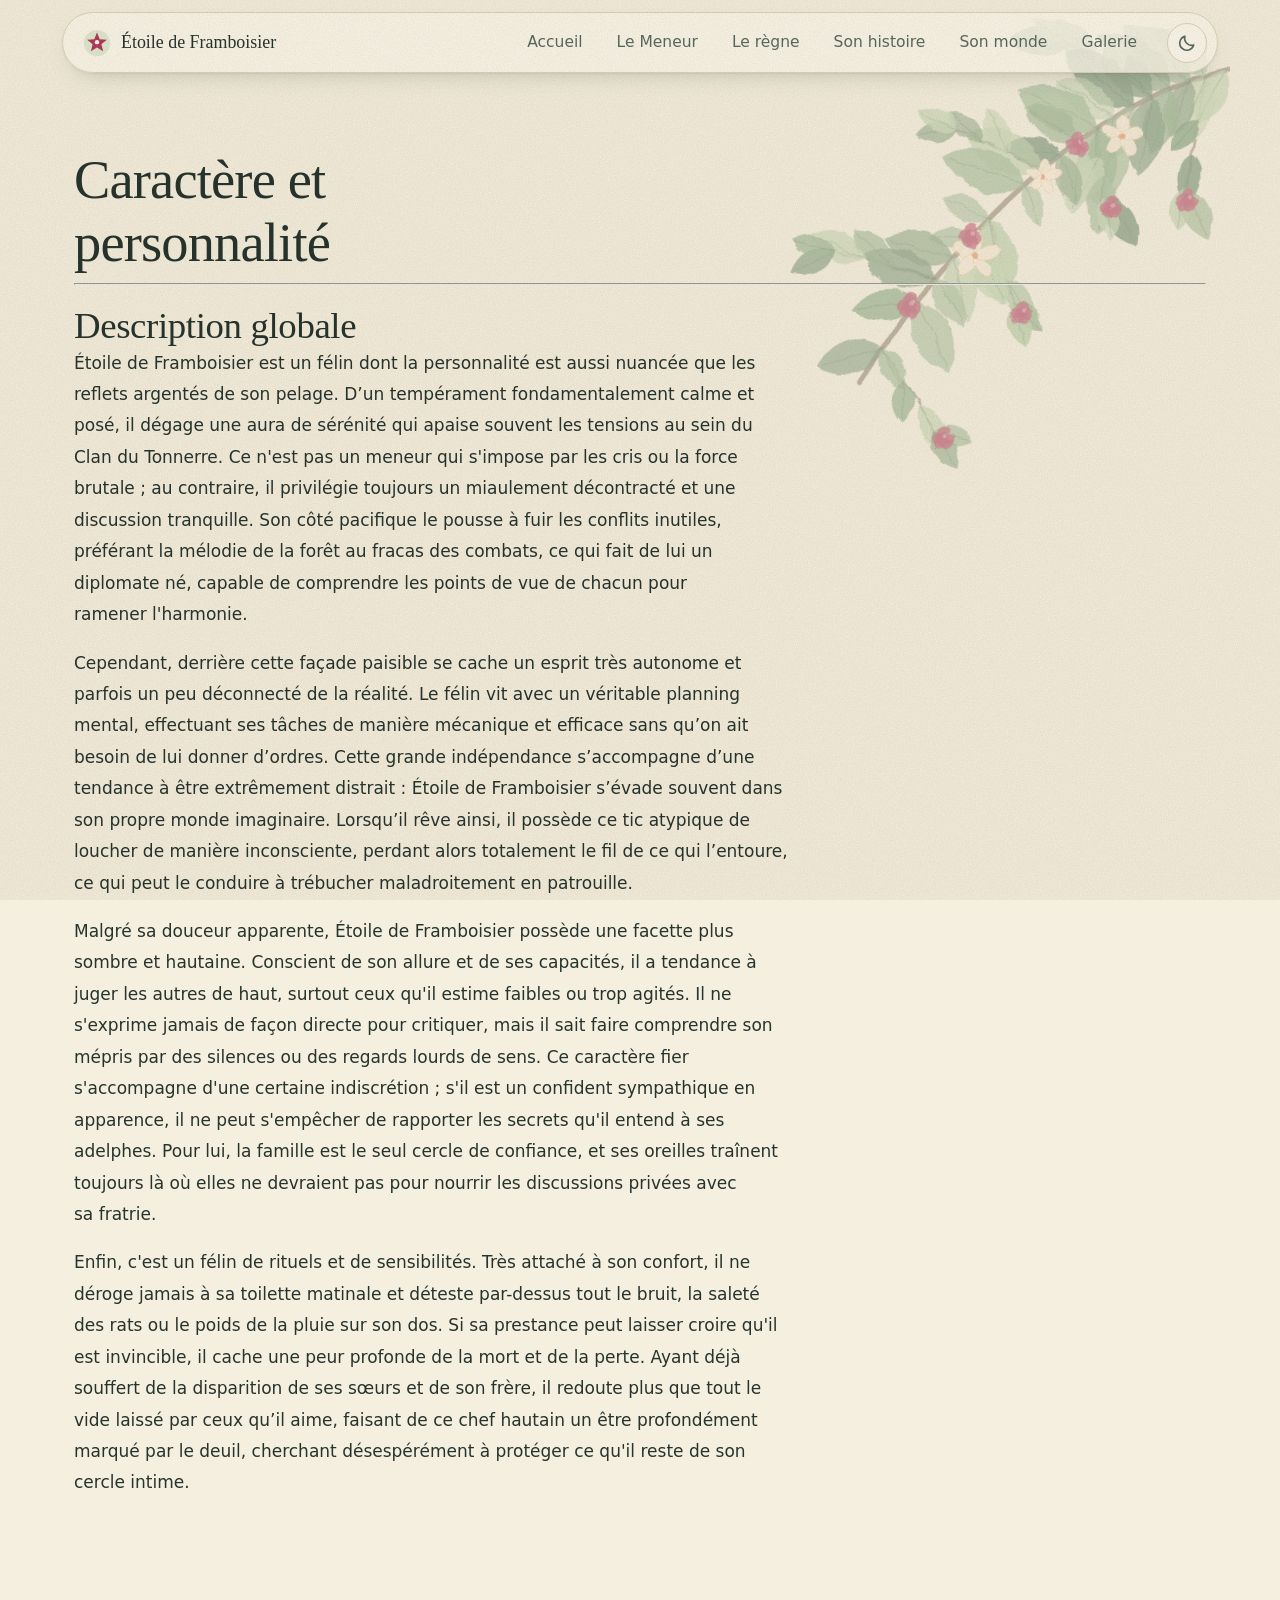
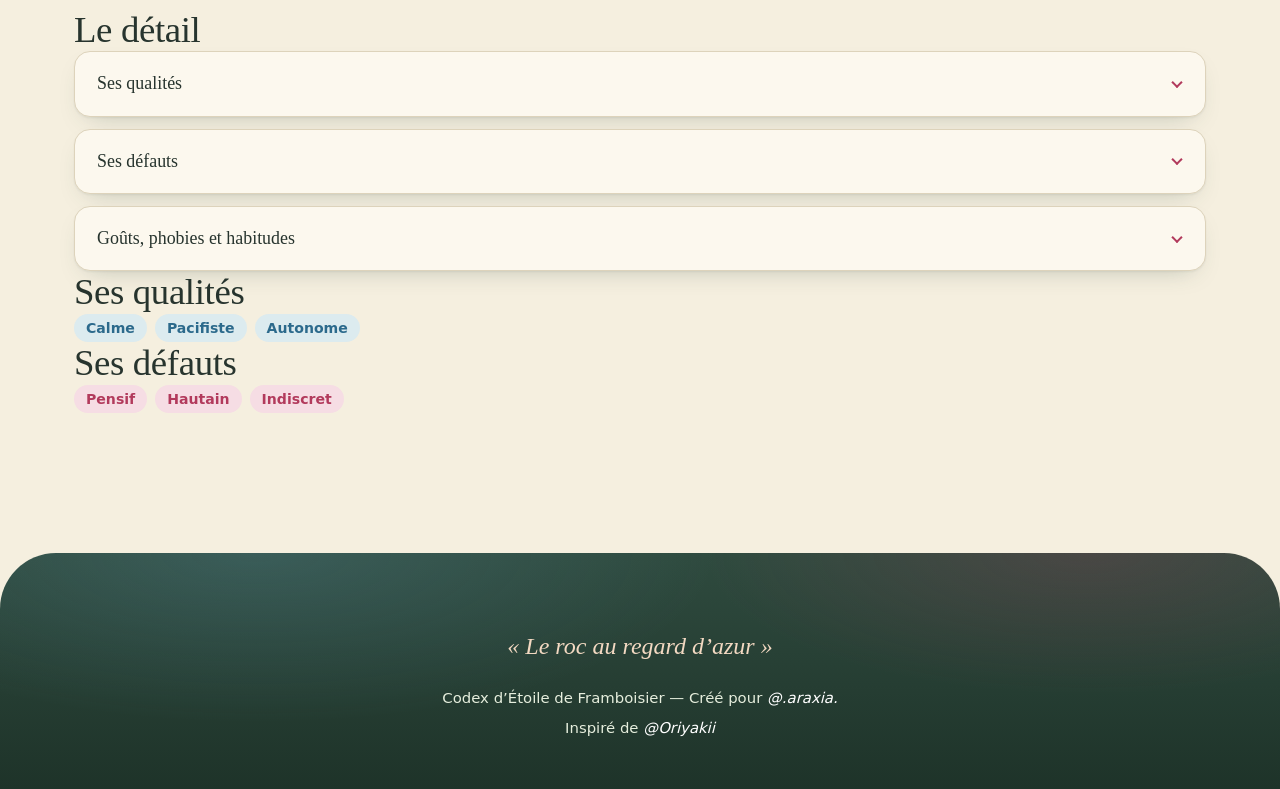
<file: caractere.html>
<!DOCTYPE html>
<html lang="fr">
<head>
    <meta charset="UTF-8">
    <meta name="viewport" content="width=device-width, initial-scale=1">
    <title>Caractère — Étoile de Framboisier</title>
    <link rel="stylesheet" href="css/base.css">
    <link rel="stylesheet" href="css/layout.css">
    <link rel="stylesheet" href="css/components.css">
</head>
<body data-page="caractere">

    <div id="entete"></div>

    <main id="contenu" class="conteneur">

        <header class="tete-page">
            <h1>Caractère et personnalité</h1>
            <hr class="filet-pelage">
        </header>

        <div class="deux-colonnes">

            <div>
                <section class="prose">
                    <h2>Description globale</h2>
                    <p>Étoile de Framboisier est un félin dont la personnalité est aussi nuancée que les reflets argentés de son pelage. D’un tempérament fondamentalement calme et posé, il dégage une aura de sérénité qui apaise souvent les tensions au sein du Clan du Tonnerre. Ce n'est pas un meneur qui s'impose par les cris ou la force brutale ; au contraire, il privilégie toujours un miaulement décontracté et une discussion tranquille. Son côté pacifique le pousse à fuir les conflits inutiles, préférant la mélodie de la forêt au fracas des combats, ce qui fait de lui un diplomate né, capable de comprendre les points de vue de chacun pour ramener l'harmonie.</p>
                    <p>Cependant, derrière cette façade paisible se cache un esprit très autonome et parfois un peu déconnecté de la réalité. Le félin vit avec un véritable planning mental, effectuant ses tâches de manière mécanique et efficace sans qu’on ait besoin de lui donner d’ordres. Cette grande indépendance s’accompagne d’une tendance à être extrêmement distrait : Étoile de Framboisier s’évade souvent dans son propre monde imaginaire. Lorsqu’il rêve ainsi, il possède ce tic atypique de loucher de manière inconsciente, perdant alors totalement le fil de ce qui l’entoure, ce qui peut le conduire à trébucher maladroitement en patrouille.</p>
                    <p>Malgré sa douceur apparente, Étoile de Framboisier possède une facette plus sombre et hautaine. Conscient de son allure et de ses capacités, il a tendance à juger les autres de haut, surtout ceux qu'il estime faibles ou trop agités. Il ne s'exprime jamais de façon directe pour critiquer, mais il sait faire comprendre son mépris par des silences ou des regards lourds de sens. Ce caractère fier s'accompagne d'une certaine indiscrétion ; s'il est un confident sympathique en apparence, il ne peut s'empêcher de rapporter les secrets qu'il entend à ses adelphes. Pour lui, la famille est le seul cercle de confiance, et ses oreilles traînent toujours là où elles ne devraient pas pour nourrir les discussions privées avec sa fratrie.</p>
                    <p>Enfin, c'est un félin de rituels et de sensibilités. Très attaché à son confort, il ne déroge jamais à sa toilette matinale et déteste par-dessus tout le bruit, la saleté des rats ou le poids de la pluie sur son dos. Si sa prestance peut laisser croire qu'il est invincible, il cache une peur profonde de la mort et de la perte. Ayant déjà souffert de la disparition de ses sœurs et de son frère, il redoute plus que tout le vide laissé par ceux qu’il aime, faisant de ce chef hautain un être profondément marqué par le deuil, cherchant désespérément à protéger ce qu'il reste de son cercle intime.</p>
                </section>

                <section class="section">
                    <h2>Le détail</h2>
                    <div class="accordeons">

                        <details class="accordeon">
                            <summary>Ses qualités</summary>
                            <div class="accordeon-corps">
                                <h4>Calme</h4>
                                <p>Étoile de Framboisier est l'incarnation même du calme, tant dans ses paroles que dans sa posture. Sa compagnie est particulièrement recherchée pour sa tranquillité ; il n'est pas de ceux qui élèvent la voix sans raison, préférant s'exprimer d'un miaulement posé, presque décontracté. Ce n'est pas un chat agité : il possède cette capacité rare de pouvoir rester immobile pendant un temps infini, sans aucune gêne. Durant ces longs moments de pause, il se contente d'observer avec finesse les mouvements de la forêt ou, plus souvent encore, de s'abandonner à ses rêveries.</p>
                                <h4>Pacifiste</h4>
                                <p>Profondément pacifiste, il éprouve une aversion naturelle pour les conflits. Pour lui, la douceur des rayons du soleil et la mélodie de la forêt auront toujours plus de valeur que les feulements et les grognements hostiles. Étoile de Framboisier ne cherche jamais à imposer sa volonté par la force ou la pression ; il privilégie systématiquement une discussion sereine, s'efforçant de comprendre chaque point de vue avec empathie. Cette sagesse naturelle en fait un médiateur précieux sur qui le Clan peut compter pour apaiser les tensions par la simple force de sa parole.</p>
                                <h4>Autonome</h4>
                                <p>D’un naturel extrêmement autonome, il accomplit ses tâches sans qu'on n'ait jamais besoin de les lui rappeler. Un véritable planning invisible semble structurer ses pensées, lui permettant d'agir avec une efficacité presque mécanique et sans attendre d'ordres. Cette grande indépendance, couplée à son habitude de savoir exactement quoi faire et à quel moment, le place parfois légèrement à l'écart des autres. Étoile de Framboisier évolue ainsi dans son propre monde, un jardin secret où il laisse entrer ses proches, mais où son autosuffisance lui sert de rempart.</p>
                            </div>
                        </details>

                        <details class="accordeon">
                            <summary>Ses défauts</summary>
                            <div class="accordeon-corps">
                                <h4>Pensif</h4>
                                <p>Étoile de Framboisier est un félin qui s'égare fréquemment dans son propre monde imaginaire. Bien qu'il sache garder les pattes sur terre quand il le faut, il lui arrive souvent de perdre le fil d'une conversation ou de sa concentration lors des patrouilles. Lorsqu’il s'évade ainsi, cela se remarque assez vite : son regard commence à errer vers le sol ou se fixe derrière son interlocuteur. S’il est en mouvement, il ne prête alors plus vraiment attention à ce qui l’entoure, ce qui le place dans des situations gênantes, comme trébucher sur une racine ou rater un obstacle, trahi par ses propres pensées.</p>
                                <h4>Hautain</h4>
                                <p>S'il est un compagnon calme dont on apprécie la présence, il n'en reste pas moins hautain par instants. Conscient de son physique élégant, Étoile de Framboisier se permet de juger les autres de haut, ciblant surtout les plus faibles ou ceux qu'il estime faire preuve de laisser-aller. Il a cette tendance à rabaisser ses pairs, que ce soit derrière leur dos ou de manière plus subtile, juste devant leur museau. Il ne vous dira jamais frontalement ce qu’il pense de vous, mais il saura vous faire ressentir son mépris par une attitude ou un sous-entendu bien placé.</p>
                                <h4>Indiscret</h4>
                                <p>À ce tempérament hautain s'ajoute une indiscrétion redoutable. Étoile de Framboisier ne se gêne jamais pour rapporter les secrets qu'il glane à ses fidèles frères et sœurs ; n'ayant confiance qu'en sa propre famille, il réserve ses informations à ce cercle restreint. Ainsi, bien qu'il se montre très sympathique au quotidien, celui qui prend le risque de trop se confier doit savoir que sa fratrie sera mise au courant. Il ne pose pas de questions directes pour ne pas s'exposer, mais il s'arrange toujours pour savoir : ses oreilles traînent partout, captant les murmures de la forêt.</p>
                            </div>
                        </details>

                        <details class="accordeon">
                            <summary>Goûts, phobies et habitudes</summary>
                            <div class="accordeon-corps">
                                <h4>Ce qu'il aime</h4>
                                <p>Étoile de Framboisier apprécie tout particulièrement les écureuils ; ce petit mammifère agile lui offre une quantité de viande idéale pour le rassasier durant une journée entière. Au-delà de cette préférence, le félin possède une palette de goûts très étendue : il ne rencontre aucun souci avec le poisson, qu'il consomme volontiers, tout comme les pigeons ou les colombes. Il aime par-dessus tout s'installer sur les hautes branches des arbres pour faire de longues siestes loin de l'agitation. Il adore également plonger ses pattes dans l'eau des étangs pour se rafraîchir et savourer l'odeur d'humus après une averse.</p>
                                <h4>Ce qu'il déteste</h4>
                                <p>Le félin n’apprécie absolument pas les grenouilles ni les rats. Il éprouve une aversion profonde pour leur odeur, leur goût, mais surtout pour leur texture qu'il juge repoussante. Il déteste également le bruit sous toutes ses formes (miaulements trop forts, Chemin du Tonnerre, fracas des orages) qui vient briser sa tranquillité. Il refuse autant que possible de se retrouver entièrement mouillé sous une averse car l'eau alourdit sa fourrure dense et gâche son allure.</p>
                                <h4>Craintes et rituels</h4>
                                <p>Il éprouve une crainte viscérale et irrationnelle pour les chenilles. En croiser une le pousse à labourer nerveusement le sol de ses griffes. Il porte aussi une peur profonde de la mort, enracinée depuis la perte de ses adelphes. Côté manies, il fait quotidiennement une toilette matinale très méticuleuse avant ses tâches de chef, et il possède un tic original : il se met à loucher de façon totalement inconsciente dès qu'il s'évade dans son monde imaginaire.</p>
                            </div>
                        </details>

                    </div>
                </section>
            </div>

            <aside class="encart-lateral" aria-label="En bref">
                <div class="panneau panneau-etroit">
                    <h2 class="sous-titre-encart">Ses qualités</h2>
                    <ul class="pastilles">
                        <li class="pastille">Calme</li>
                        <li class="pastille">Pacifiste</li>
                        <li class="pastille">Autonome</li>
                    </ul>
                </div>
                <div class="panneau panneau-etroit">
                    <h2 class="sous-titre-encart">Ses défauts</h2>
                    <ul class="pastilles">
                        <li class="pastille defaut">Pensif</li>
                        <li class="pastille defaut">Hautain</li>
                        <li class="pastille defaut">Indiscret</li>
                    </ul>
                </div>
            </aside>

        </div>
    </main>

    <div id="pied"></div>
    <script src="js/site.js"></script>
</body>
</html>
</file>
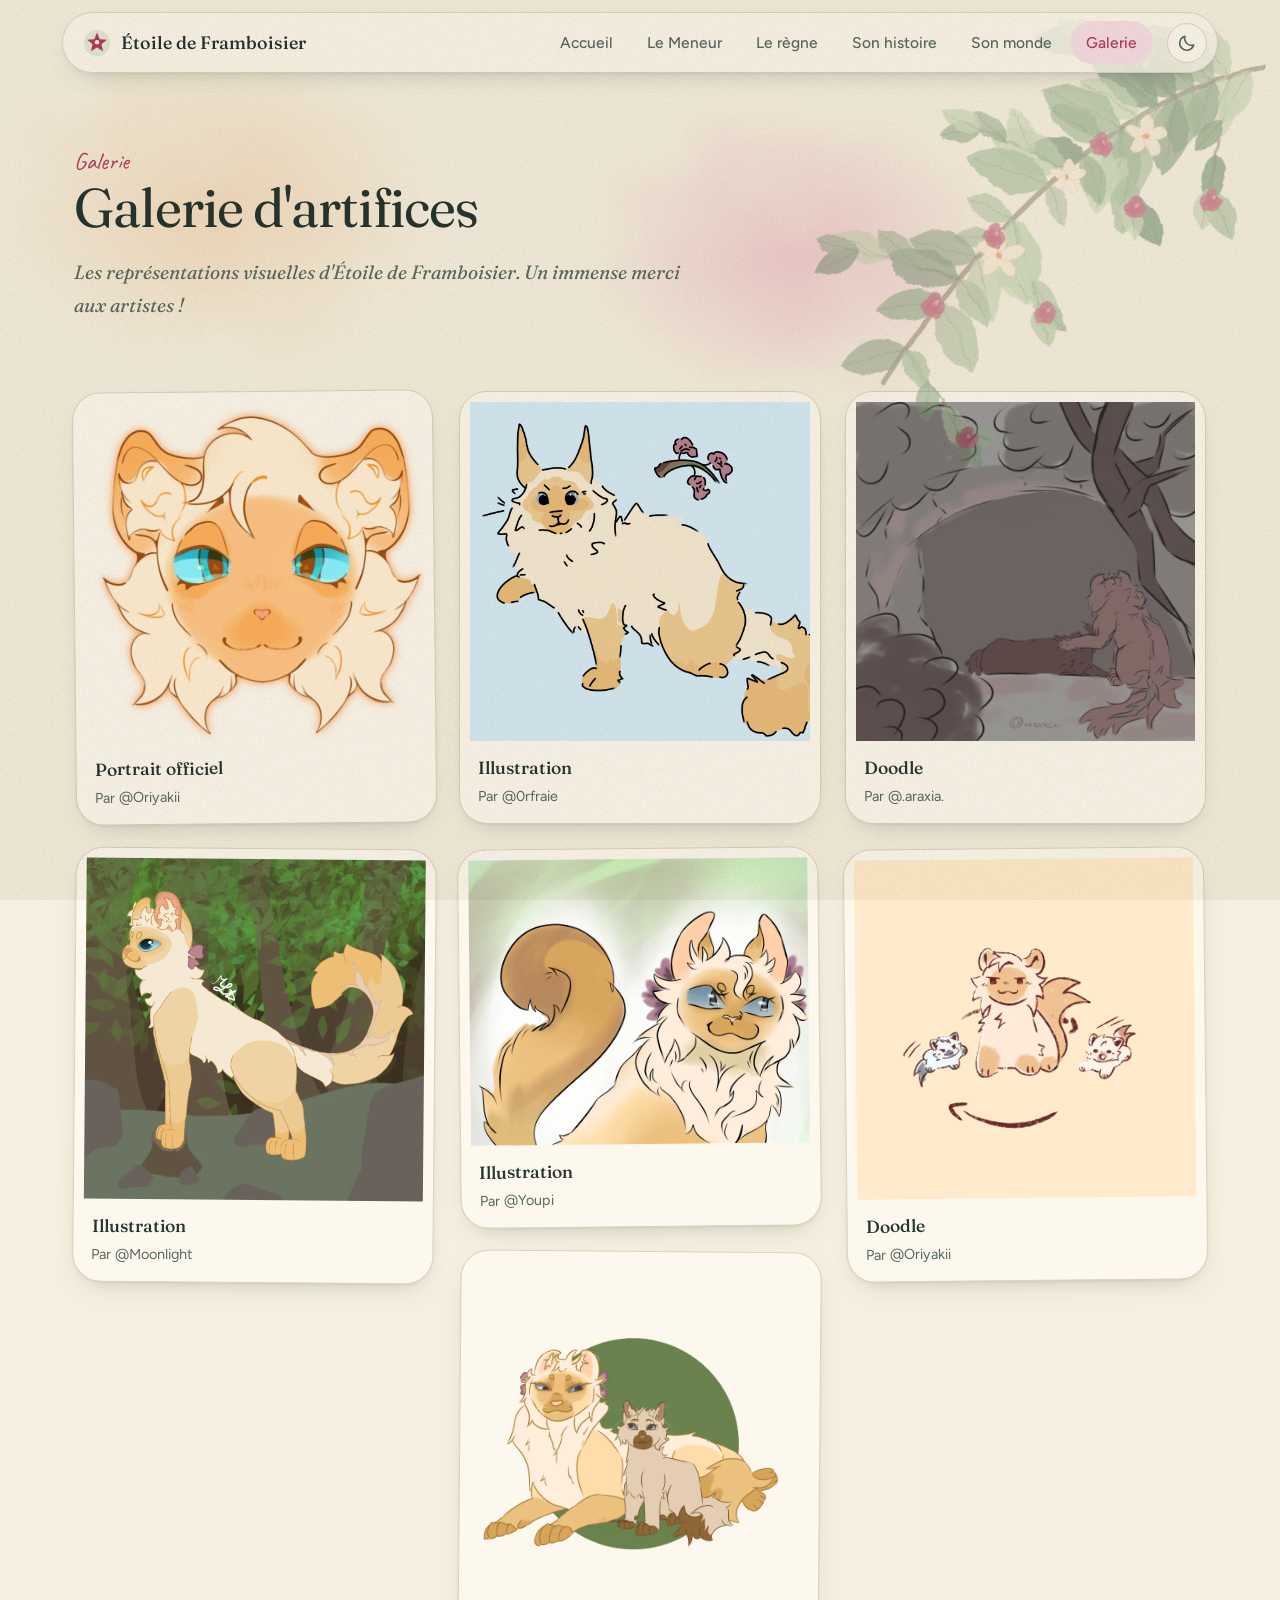
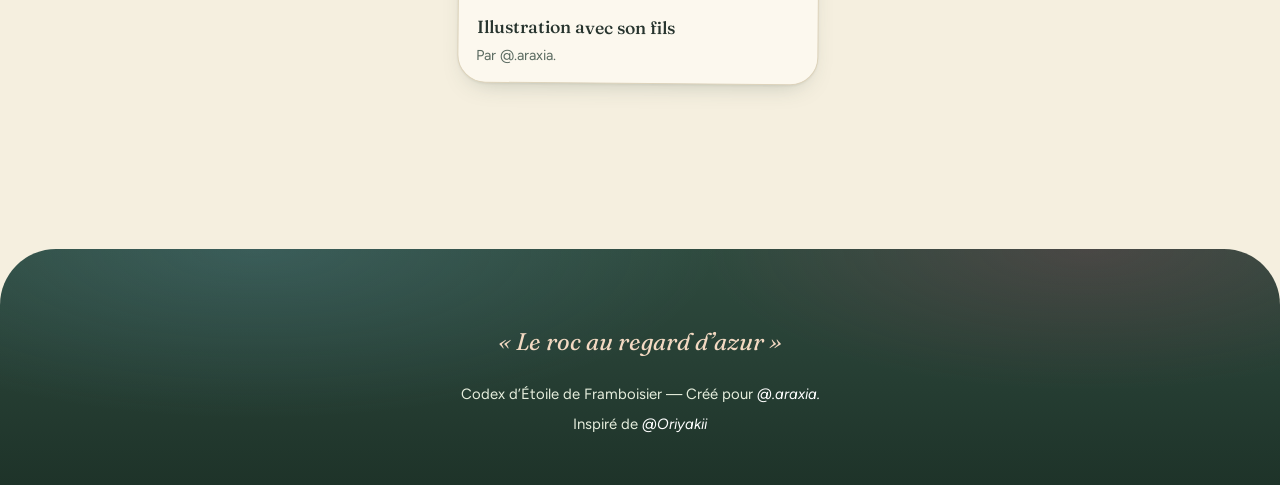
<file: galerie.html>
<!DOCTYPE html>
<html lang="fr">
<head>
    <meta charset="UTF-8">
    <meta name="viewport" content="width=device-width, initial-scale=1">
    <title>Galerie — Étoile de Framboisier</title>
    <meta name="description" content="La galerie d'Étoile de Framboisier : illustrations et doodles faits par les artistes.">
    <meta name="theme-color" content="#F5EFDF">
    <link rel="icon" href="assets/favicon.svg" type="image/svg+xml">
    <link rel="preconnect" href="https://fonts.googleapis.com">
    <link rel="preconnect" href="https://fonts.gstatic.com" crossorigin>
    <link rel="stylesheet" href="https://fonts.googleapis.com/css2?family=Fraunces:ital,opsz,wght@0,9..144,300..700;1,9..144,300..700&family=Figtree:wght@400;500;600&family=Caveat:wght@500;600&display=swap">
    <script src="js/theme.js"></script>
    <link rel="stylesheet" href="css/base.css">
    <link rel="stylesheet" href="css/layout.css">
    <link rel="stylesheet" href="css/components.css">
    <link rel="stylesheet" href="css/pages/galerie.css">
</head>
<body data-page="galerie">

    <div id="entete"></div>

    <main id="contenu">

        <header class="tete-page conteneur">
            <span class="lavis lavis-roux" style="top:-14%; left:-6%; width:480px; height:340px"></span>
            <span class="lavis lavis-framboise" style="top:8%; left:44%; width:460px; height:320px"></span>
            <span class="surtitre">Galerie</span>
            <h1>Galerie d'artifices</h1>
            <p class="intro">Les représentations visuelles d'Étoile de Framboisier. Un immense merci aux artistes !</p>
        </header>

        <div class="conteneur">
            <div class="galerie" id="galerie-grille"></div>
        </div>

    </main>

    <div id="pied"></div>

    <script src="js/site.js"></script>
    <script src="js/outils.js"></script>
    <script src="js/data/galerie.js"></script>
    <script src="js/config.js"></script>
    <script src="js/donnees.js"></script>
    <script src="js/pages/galerie.js"></script>
</body>
</html>
</file>
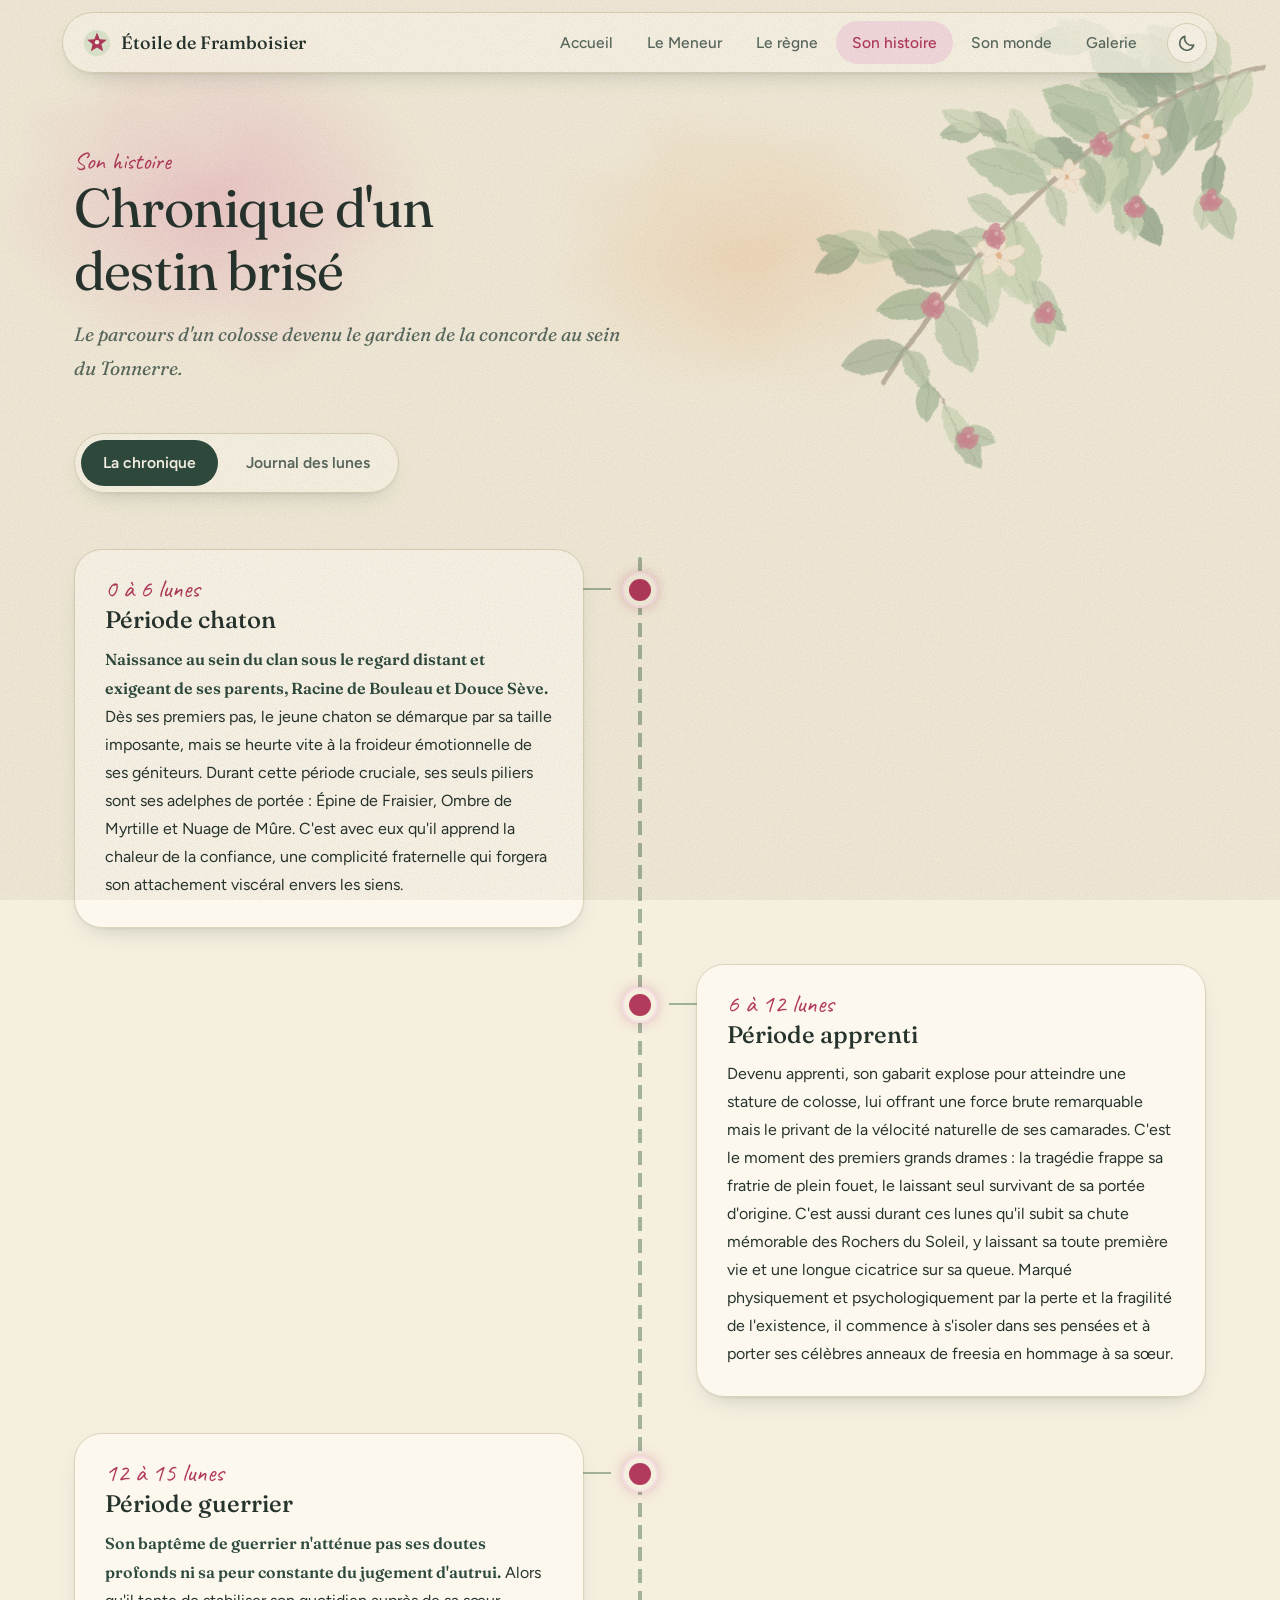
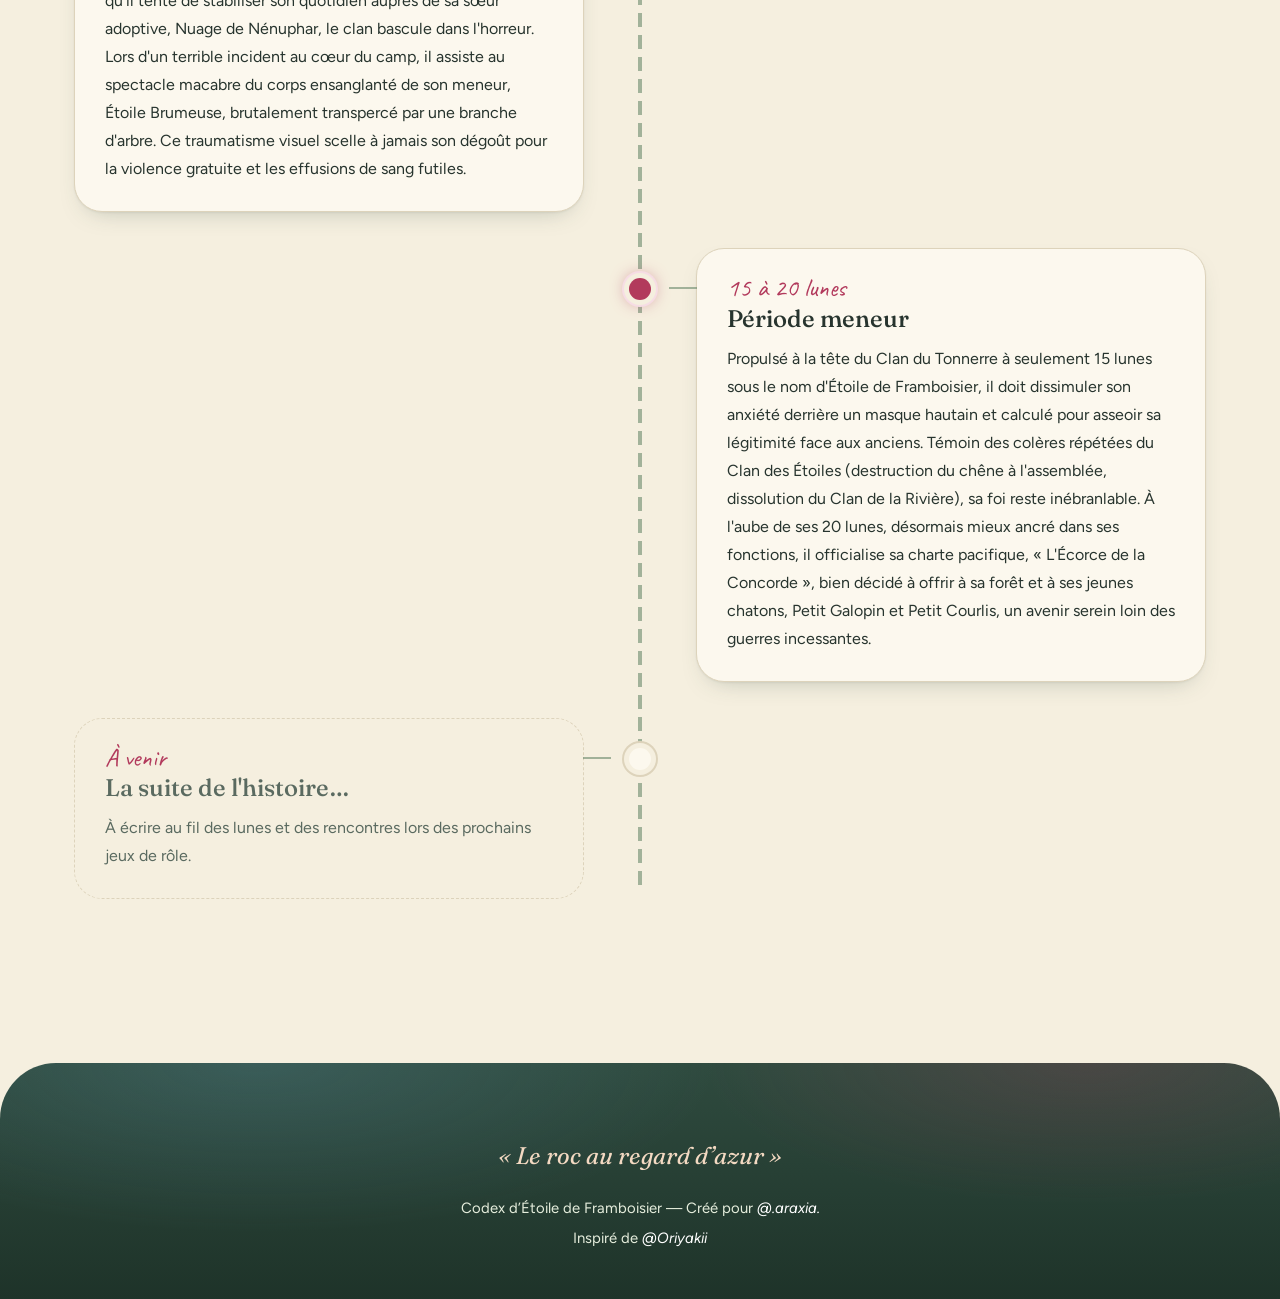
<file: histoire.html>
<!DOCTYPE html>
<html lang="fr">
<head>
    <meta charset="UTF-8">
    <meta name="viewport" content="width=device-width, initial-scale=1">
    <title>Son histoire — Étoile de Framboisier</title>
    <meta name="description" content="L'histoire d'Étoile de Framboisier, de sa naissance à son règne de meneur du Tonnerre, et le journal des lunes de ses sujets de RP.">
    <meta name="theme-color" content="#F5EFDF">
    <link rel="icon" href="assets/favicon.svg" type="image/svg+xml">
    <link rel="preconnect" href="https://fonts.googleapis.com">
    <link rel="preconnect" href="https://fonts.gstatic.com" crossorigin>
    <link rel="stylesheet" href="https://fonts.googleapis.com/css2?family=Fraunces:ital,opsz,wght@0,9..144,300..700;1,9..144,300..700&family=Figtree:wght@400;500;600&family=Caveat:wght@500;600&display=swap">
    <script src="js/theme.js"></script>
    <link rel="stylesheet" href="css/base.css">
    <link rel="stylesheet" href="css/layout.css">
    <link rel="stylesheet" href="css/components.css">
    <link rel="stylesheet" href="css/pages/histoire.css">
</head>
<body data-page="histoire">

    <div id="entete"></div>

    <main id="contenu">

        <header class="tete-page conteneur">
            <span class="lavis lavis-framboise" style="top:-16%; left:-6%; width:480px; height:360px"></span>
            <span class="lavis lavis-roux" style="top:6%; left:40%; width:460px; height:320px"></span>
            <span class="surtitre">Son histoire</span>
            <h1 id="histoire-titre">Chronique d'un destin brisé</h1>
            <p class="intro" id="histoire-intro">Le parcours d'un colosse devenu le gardien de la concorde au sein du Tonnerre.</p>
        </header>

        <div class="conteneur" data-onglets>

            <section class="onglet-panneau" id="chronique" data-titre="La chronique">
                <ol class="chronique" id="chronique-liste"></ol>
            </section>

            <section class="onglet-panneau" id="journal" data-titre="Journal des lunes">
                <div class="journal-outils">
                    <p class="journal-bilan" id="journal-bilan"></p>
                    <button type="button" class="bouton bouton-clair bouton-petit" id="journal-ordre" aria-pressed="false">Voir le plus récent en premier</button>
                </div>
                <div class="fil-journal" id="journal-fil"></div>
            </section>

        </div>
    </main>

    <div id="pied"></div>

    <script src="js/site.js"></script>
    <script src="js/outils.js"></script>
    <script src="js/data/journal.js"></script>
    <script src="js/data/textes.js"></script>
    <script src="js/config.js"></script>
    <script src="js/donnees.js"></script>
    <script src="js/pages/histoire.js"></script>
</body>
</html>
</file>
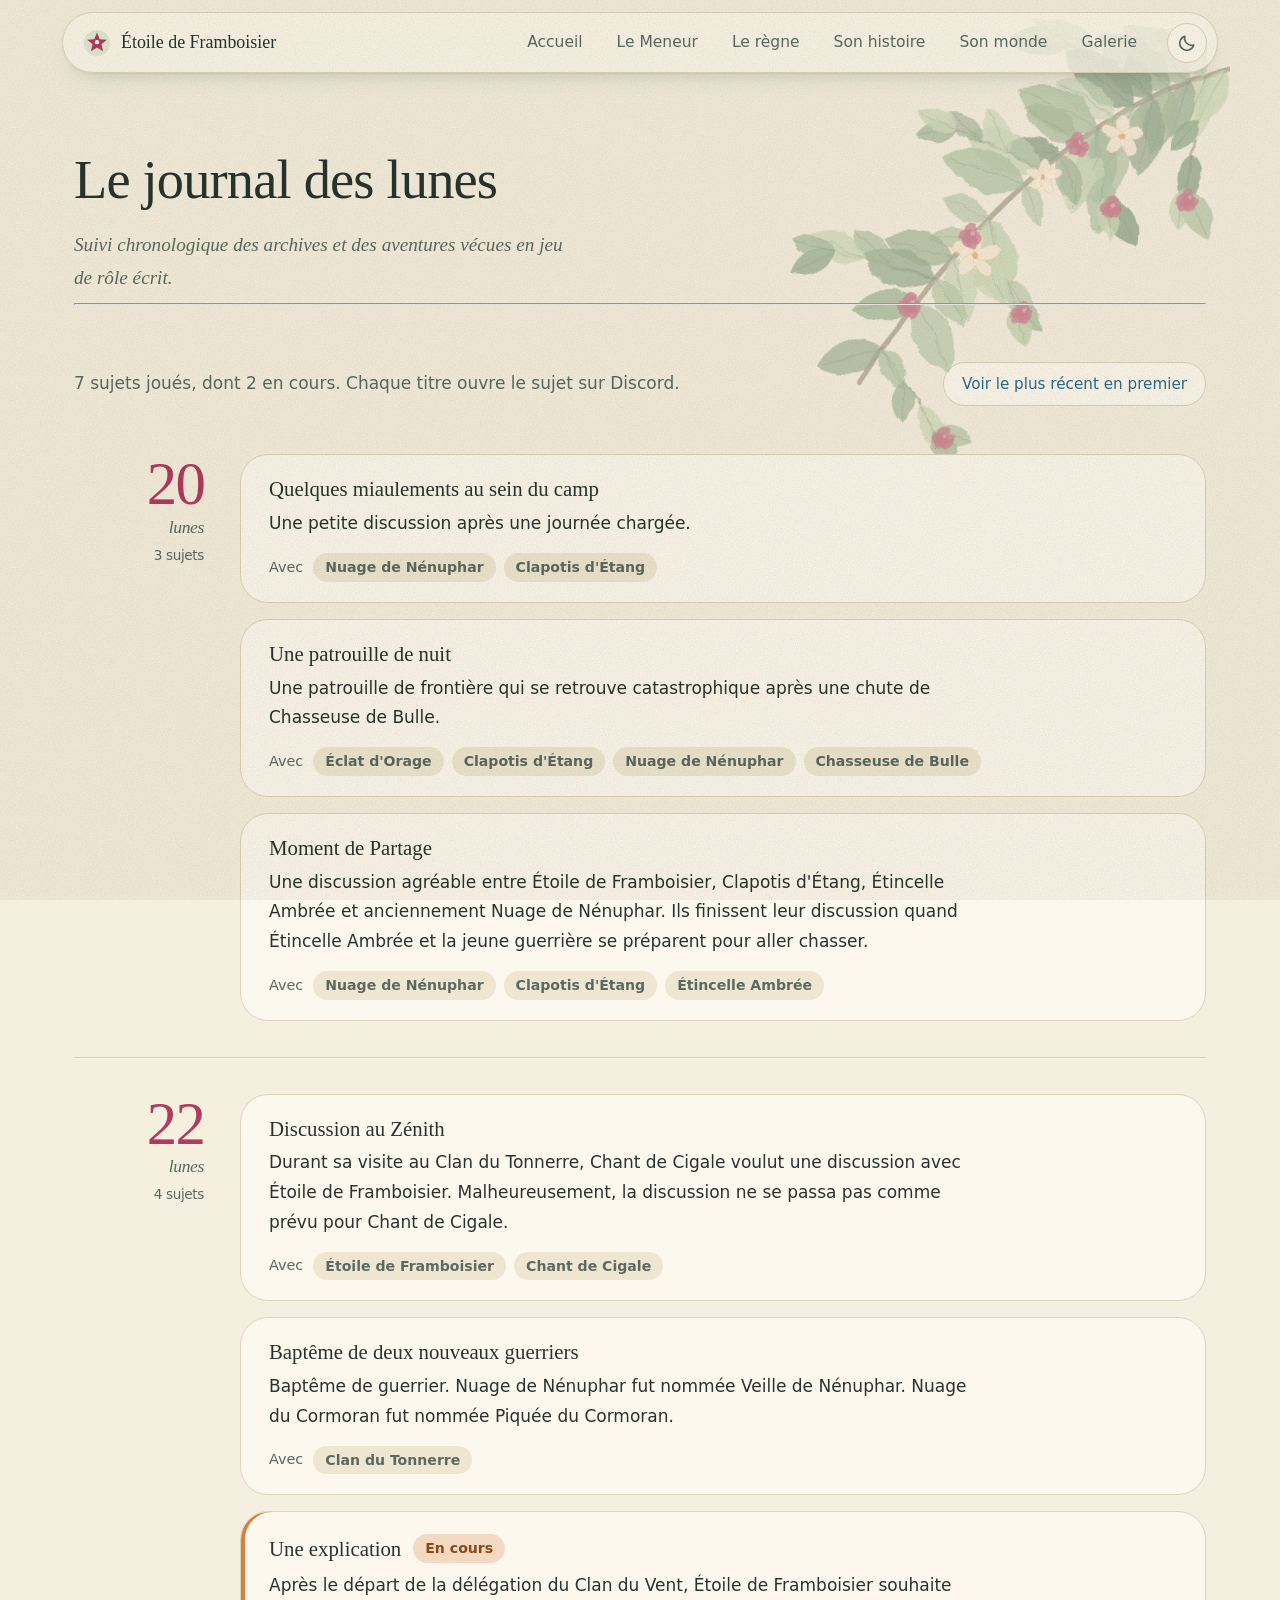
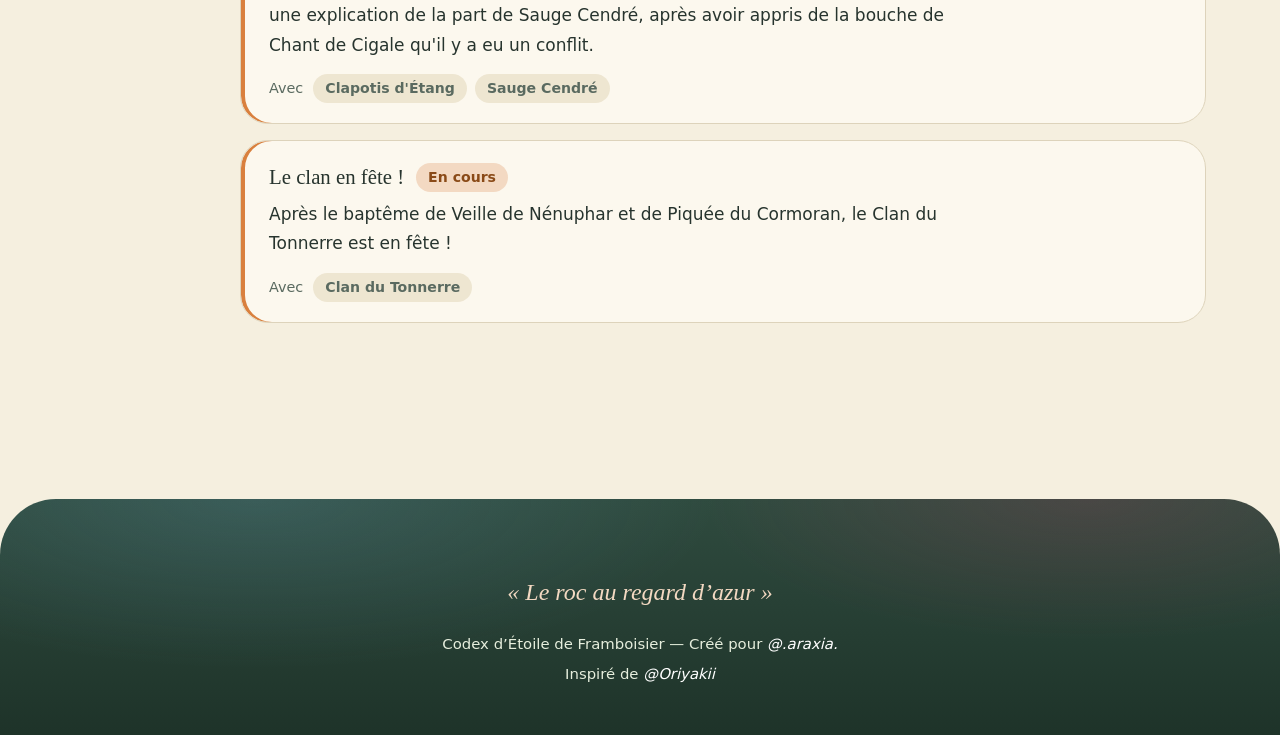
<file: journal.html>
<!DOCTYPE html>
<html lang="fr">
<head>
    <meta charset="UTF-8">
    <meta name="viewport" content="width=device-width, initial-scale=1">
    <title>Journal des lunes — Étoile de Framboisier</title>
    <link rel="stylesheet" href="css/base.css">
    <link rel="stylesheet" href="css/layout.css">
    <link rel="stylesheet" href="css/components.css">
    <link rel="stylesheet" href="css/pages/journal.css">
</head>
<body data-page="journal">

    <div id="entete"></div>

    <main id="contenu" class="conteneur">

        <header class="tete-page">
            <h1>Le journal des lunes</h1>
            <p class="intro">Suivi chronologique des archives et des aventures vécues en jeu de rôle écrit.</p>
            <hr class="filet-pelage">
        </header>

        <noscript><p class="chapeau">Ce site a besoin de JavaScript pour afficher le menu et ses listes.</p></noscript>

        <div class="journal-outils">
            <p class="journal-bilan" id="journal-bilan"></p>
            <button type="button" class="bouton-ordre" id="journal-ordre" aria-pressed="false">Voir le plus récent en premier</button>
        </div>

        <div class="fil-journal" id="journal-fil"></div>

    </main>

    <div id="pied"></div>

    <script src="js/site.js"></script>
    <script src="js/outils.js"></script>
    <script src="js/data/journal.js"></script>
    <script src="js/pages/journal.js"></script>
</body>
</html>
</file>
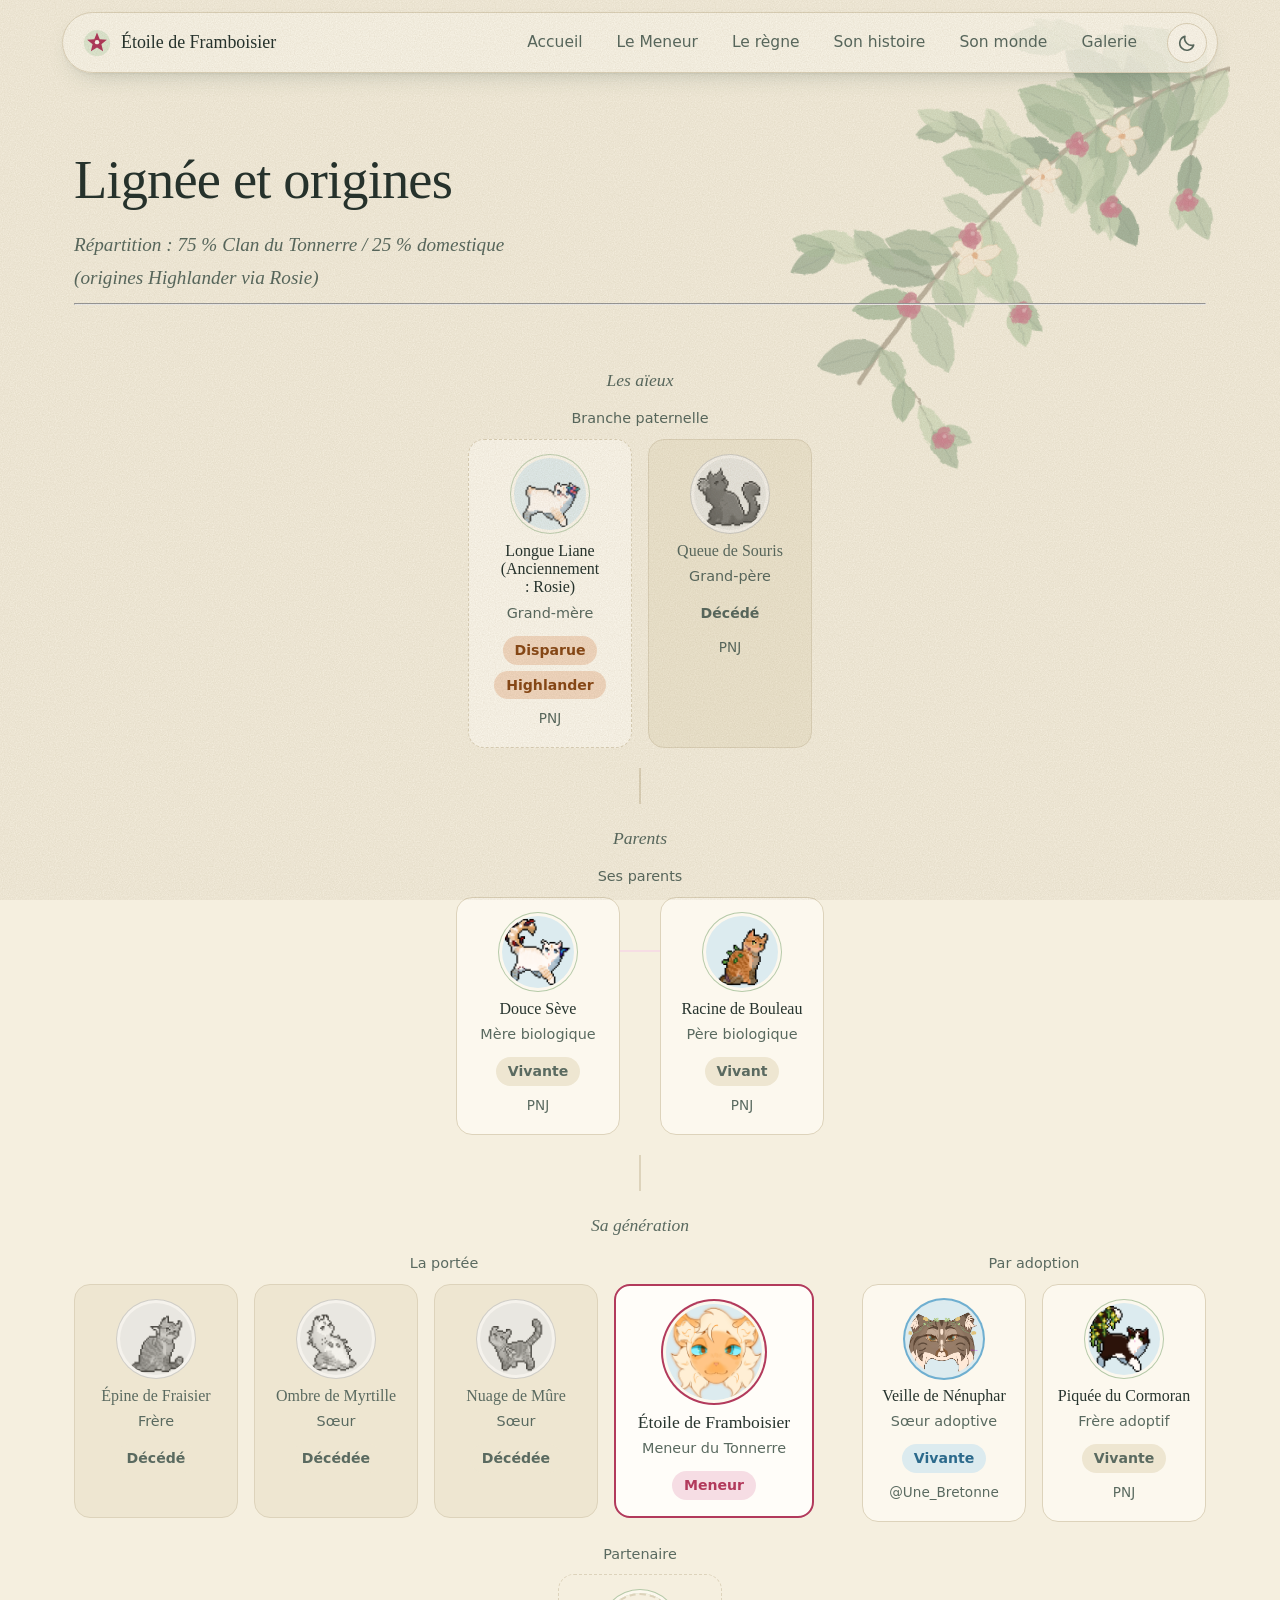
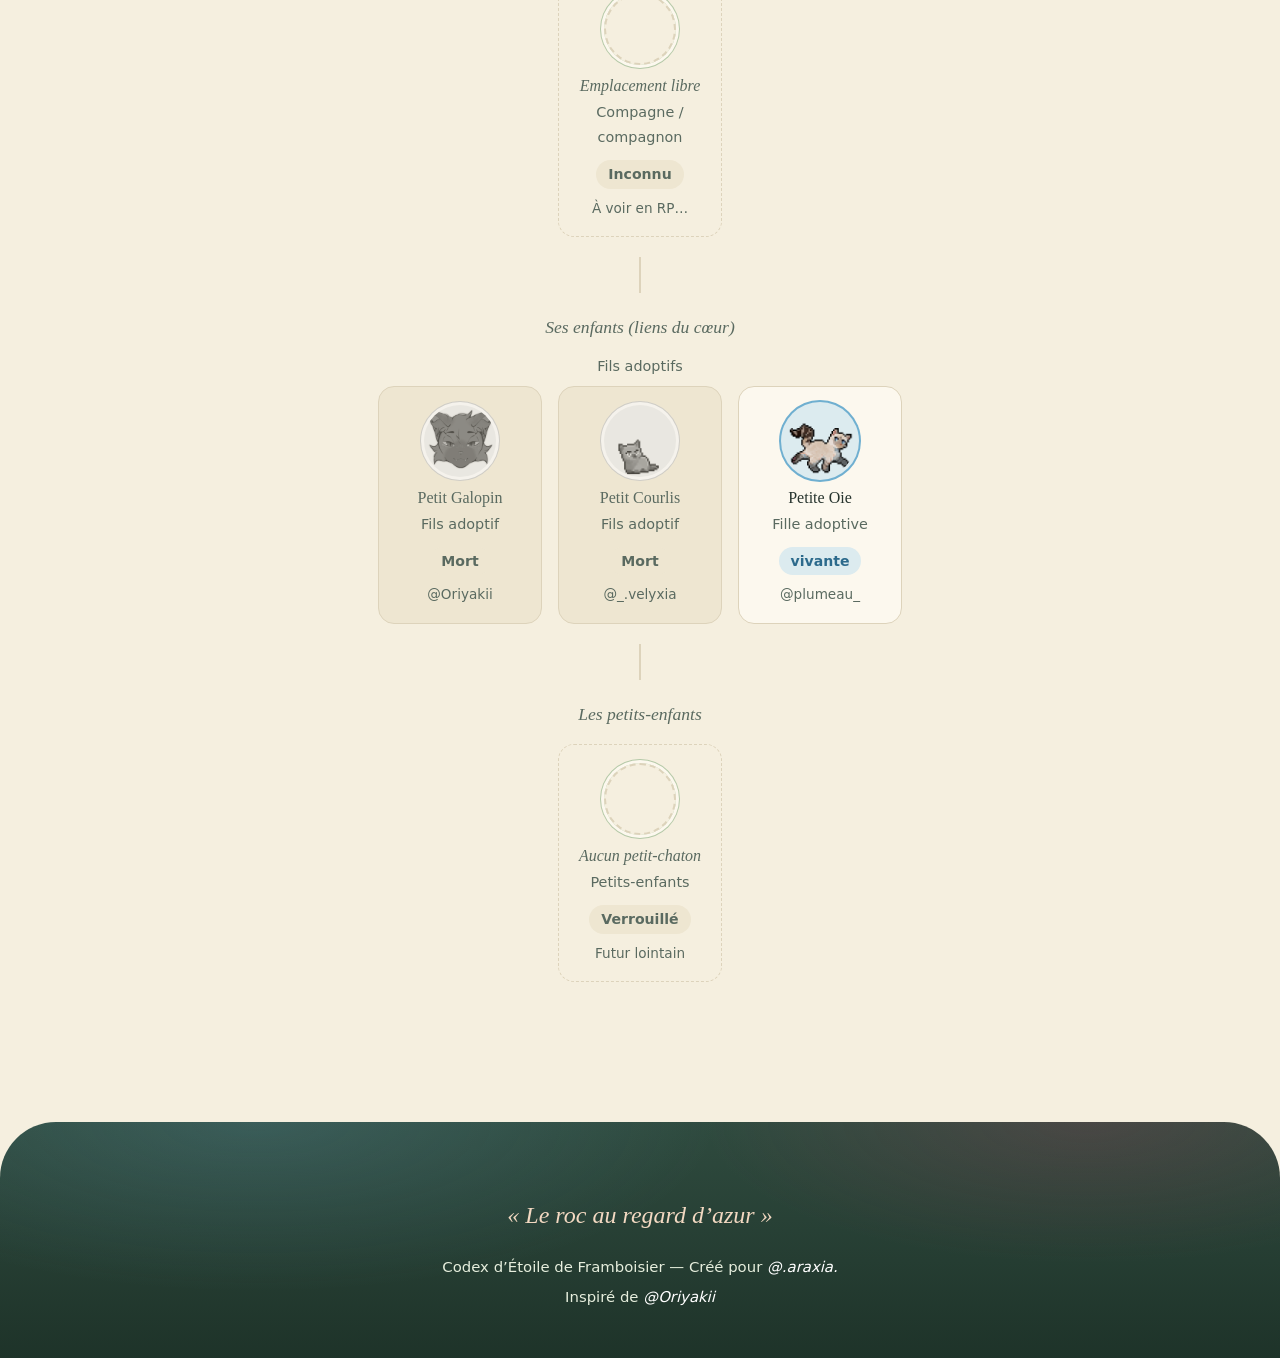
<file: lignee.html>
<!DOCTYPE html>
<html lang="fr">
<head>
    <meta charset="UTF-8">
    <meta name="viewport" content="width=device-width, initial-scale=1">
    <title>Lignée et origines — Étoile de Framboisier</title>
    <link rel="stylesheet" href="css/base.css">
    <link rel="stylesheet" href="css/layout.css">
    <link rel="stylesheet" href="css/components.css">
    <link rel="stylesheet" href="css/pages/lignee.css">
</head>
<body data-page="lignee">

    <div id="entete"></div>

    <main id="contenu" class="conteneur">

        <header class="tete-page">
            <h1>Lignée et origines</h1>
            <p class="intro" id="origine"></p>
            <hr class="filet-pelage">
        </header>

        <noscript><p class="chapeau">Ce site a besoin de JavaScript pour afficher le menu et ses listes.</p></noscript>

        <div class="arbre" id="arbre"></div>

    </main>

    <div id="pied"></div>
    <script src="js/site.js"></script>
    <script src="js/outils.js"></script>
    <script src="js/data/lignee.js"></script>
    <script src="js/pages/lignee.js"></script>
</body>
</html>
</file>
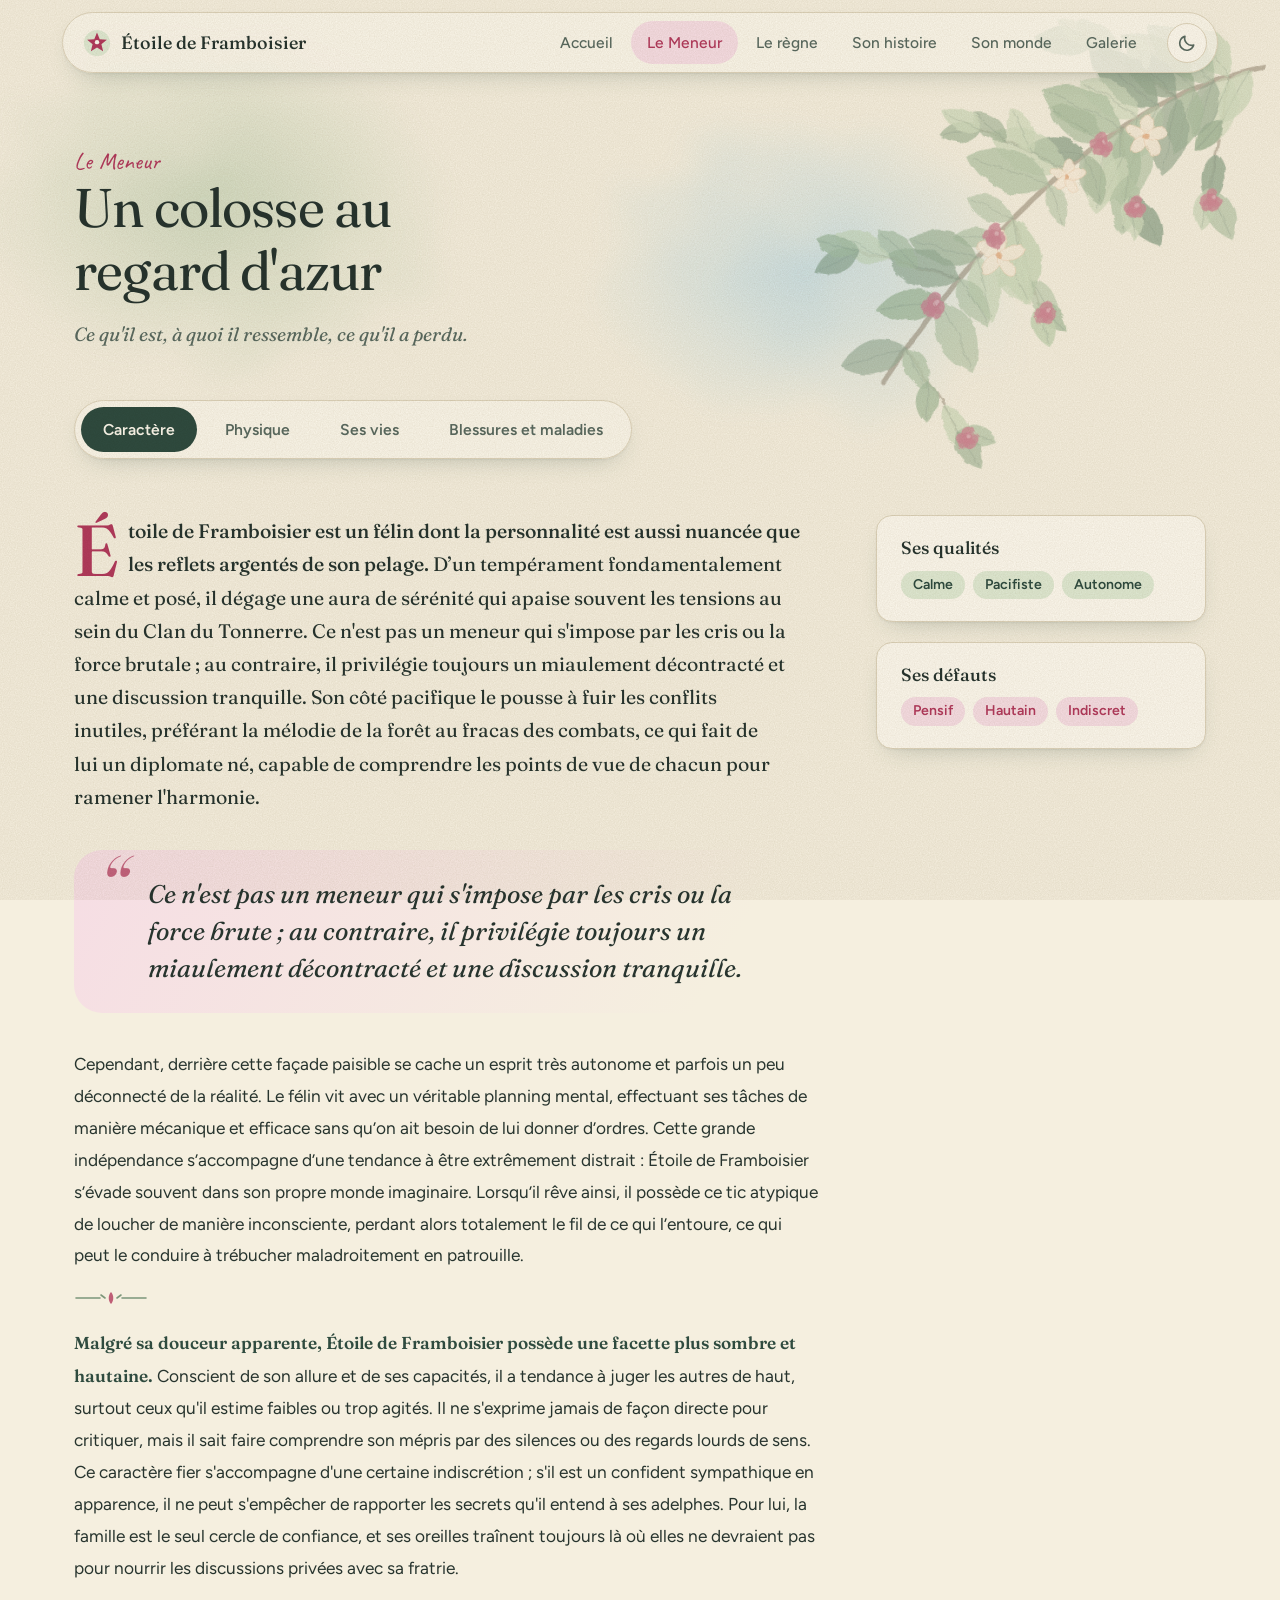
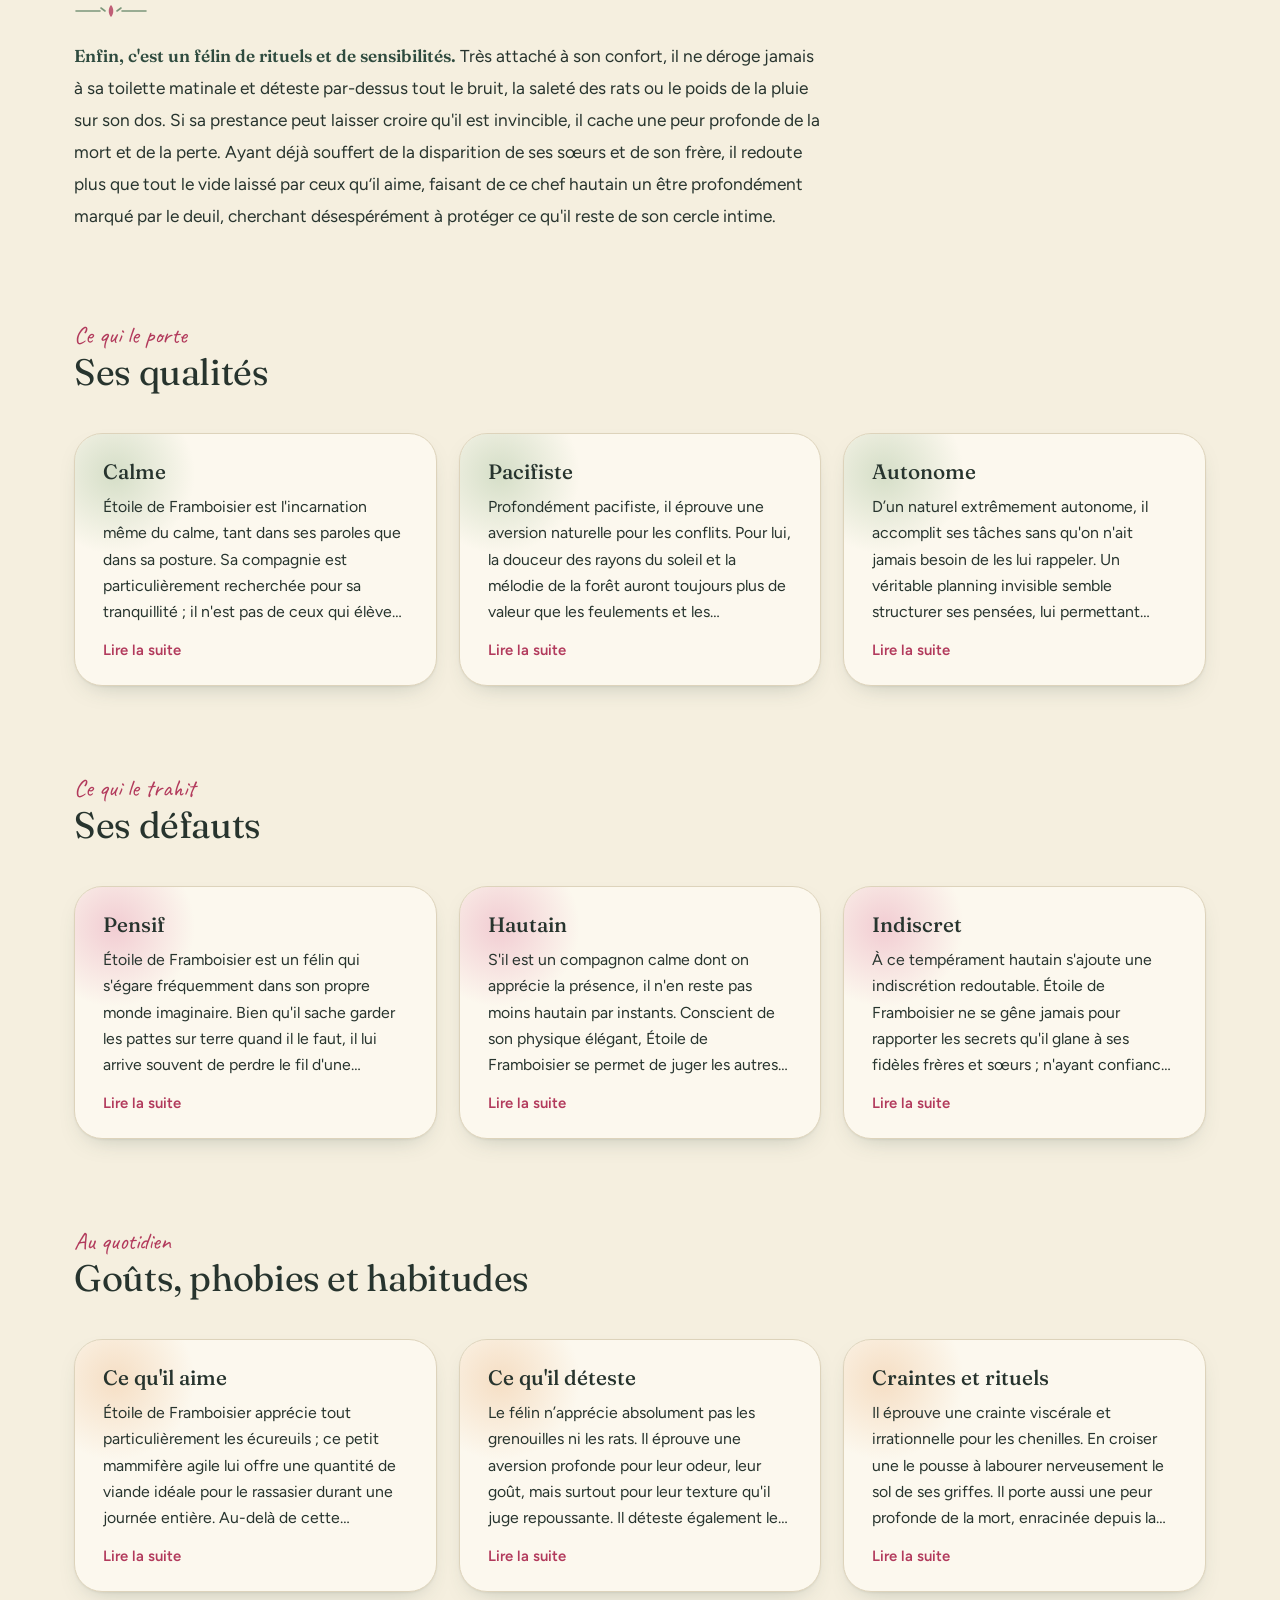
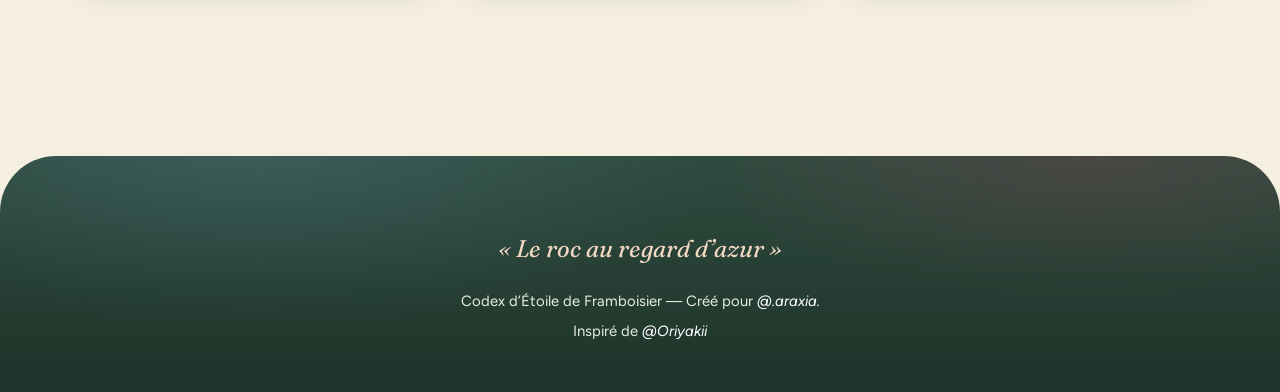
<file: lui.html>
<!DOCTYPE html>
<html lang="fr">
<head>
    <meta charset="UTF-8">
    <meta name="viewport" content="width=device-width, initial-scale=1">
    <title>Le Meneur — Étoile de Framboisier</title>
    <meta name="description" content="Qui est Étoile de Framboisier ? Son caractère, son physique de colosse aux yeux d'azur et ses neuf vies.">
    <meta name="theme-color" content="#F5EFDF">
    <link rel="icon" href="assets/favicon.svg" type="image/svg+xml">
    <link rel="preconnect" href="https://fonts.googleapis.com">
    <link rel="preconnect" href="https://fonts.gstatic.com" crossorigin>
    <link rel="stylesheet" href="https://fonts.googleapis.com/css2?family=Fraunces:ital,opsz,wght@0,9..144,300..700;1,9..144,300..700&family=Figtree:wght@400;500;600&family=Caveat:wght@500;600&display=swap">
    <script src="js/theme.js"></script>
    <link rel="stylesheet" href="css/base.css">
    <link rel="stylesheet" href="css/layout.css">
    <link rel="stylesheet" href="css/components.css">
    <link rel="stylesheet" href="css/pages/lui.css">
</head>
<body data-page="lui">

    <div id="entete"></div>

    <main id="contenu">

        <header class="tete-page conteneur">
            <span class="lavis lavis-sauge" style="top:-20%; left:-8%; width:520px; height:380px"></span>
            <span class="lavis lavis-azur" style="top:10%; left:44%; width:480px; height:340px"></span>
            <span class="surtitre">Le Meneur</span>
            <h1>Un colosse au regard d'azur</h1>
            <p class="intro">Ce qu'il est, à quoi il ressemble, ce qu'il a perdu.</p>
        </header>

        <div class="conteneur" data-onglets>

            <section class="onglet-panneau" id="caractere" data-titre="Caractère"></section>
            <section class="onglet-panneau" id="physique" data-titre="Physique"></section>
            <section class="onglet-panneau" id="vies" data-titre="Ses vies"></section>
            <section class="onglet-panneau" id="sante" data-titre="Blessures et maladies"></section>

        </div>
    </main>

    <div id="pied"></div>

    <script src="js/site.js"></script>
    <script src="js/outils.js"></script>
    <script src="js/data/vies.js"></script>
    <script src="js/data/textes.js"></script>
    <script src="js/data/blessures.js"></script>
    <script src="js/config.js"></script>
    <script src="js/donnees.js"></script>
    <script src="js/pages/lui.js"></script>
</body>
</html>
</file>
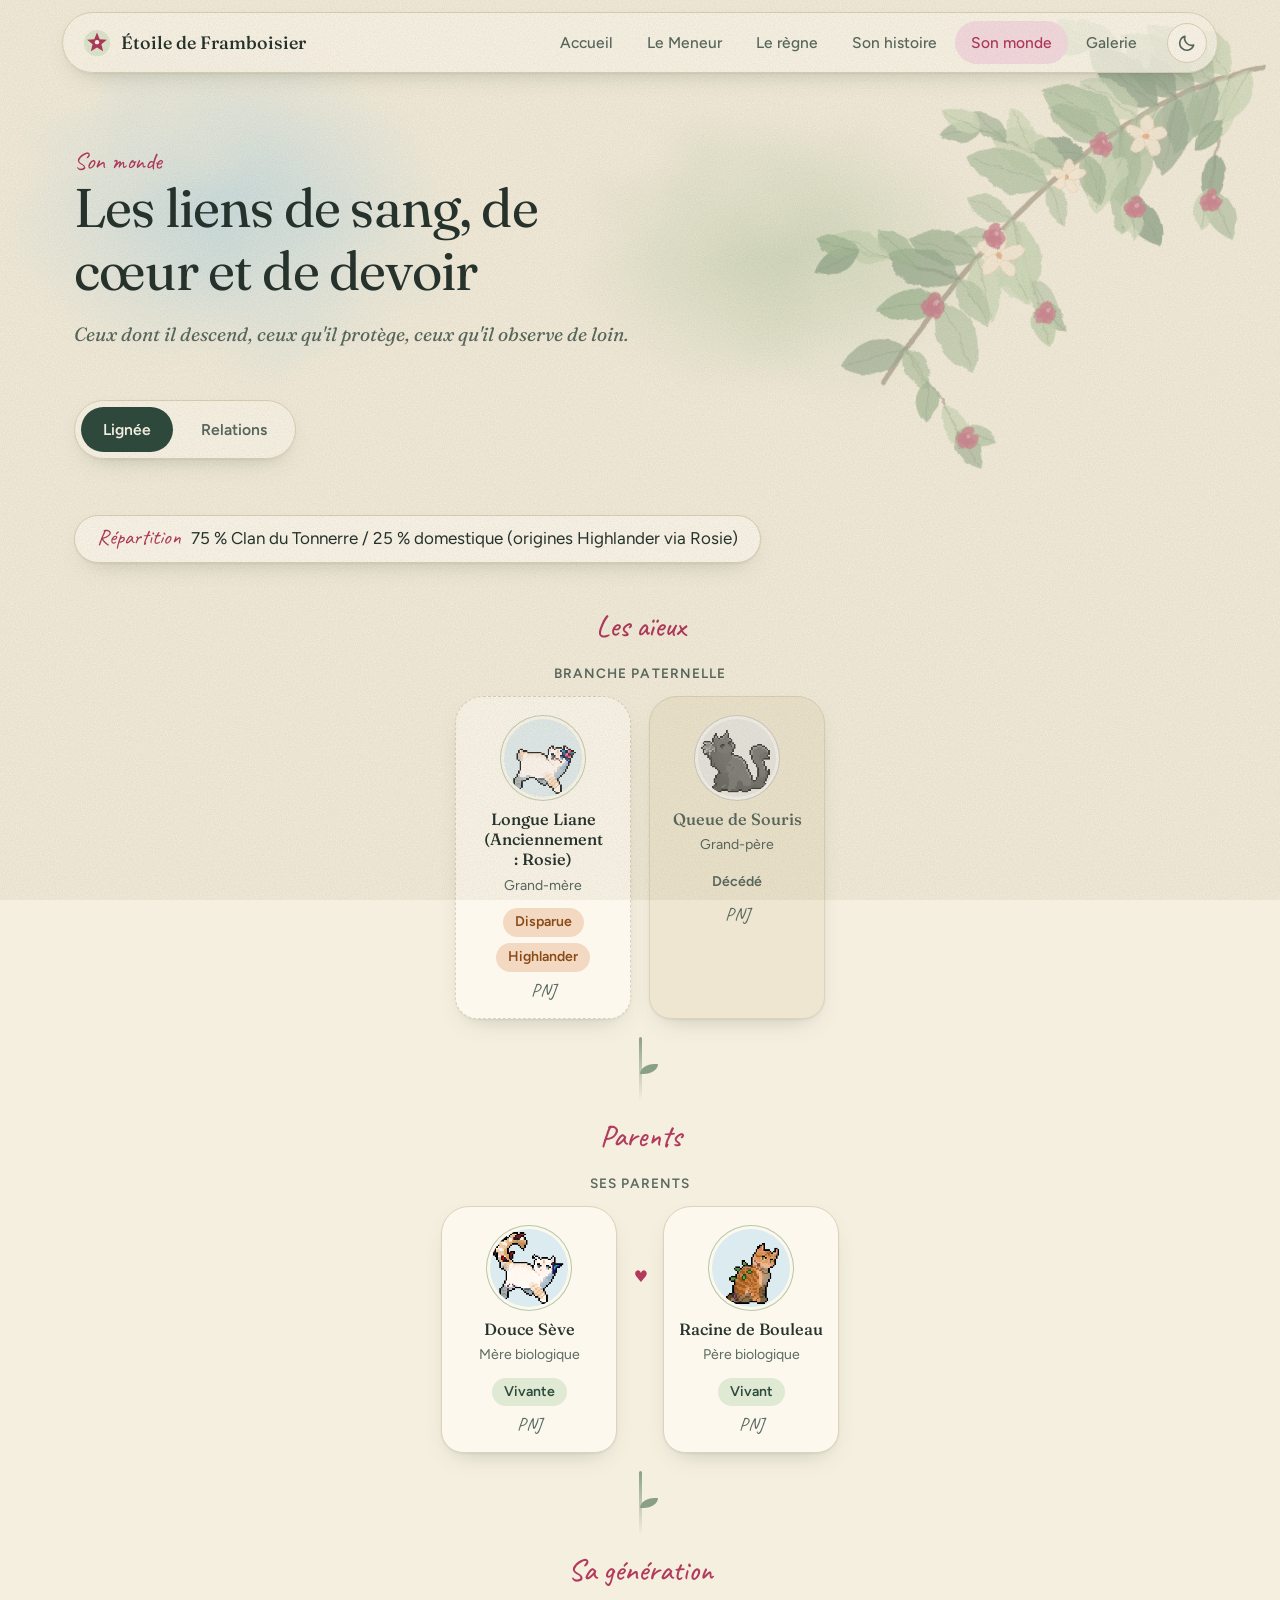
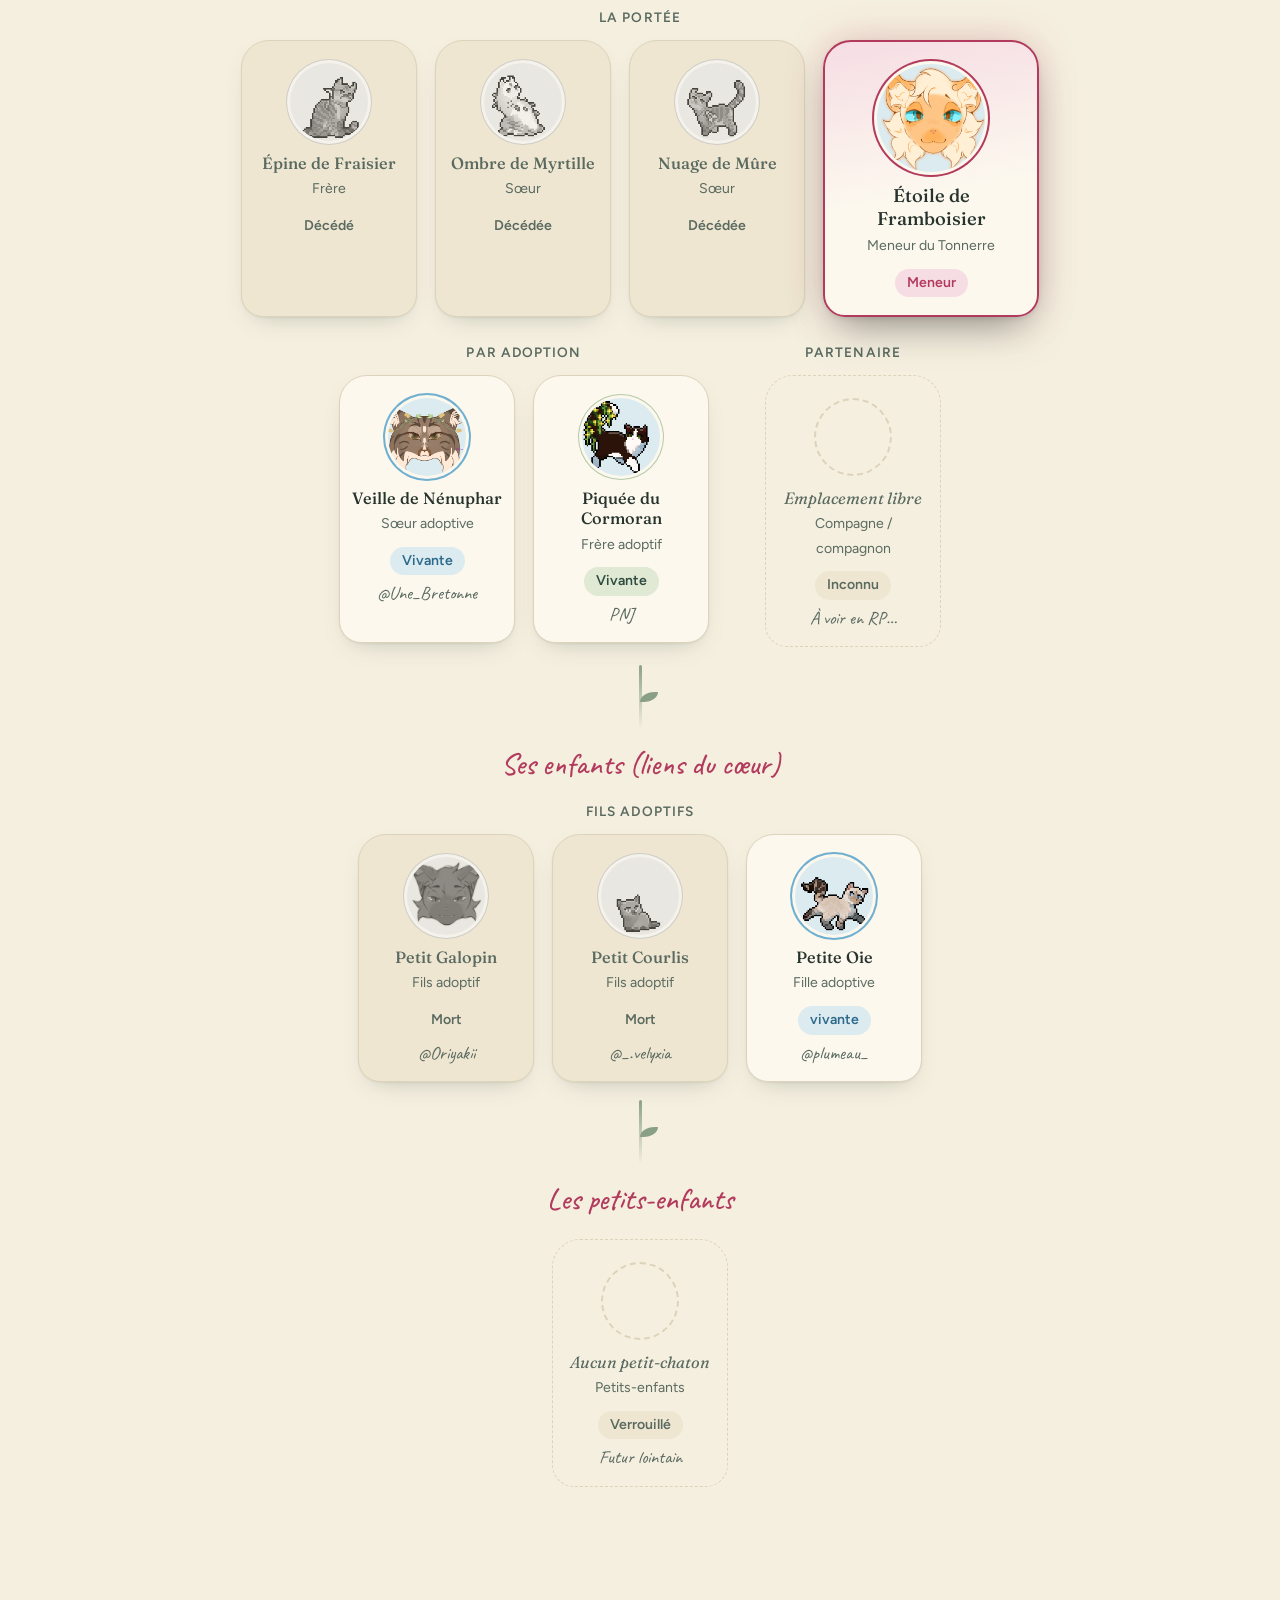
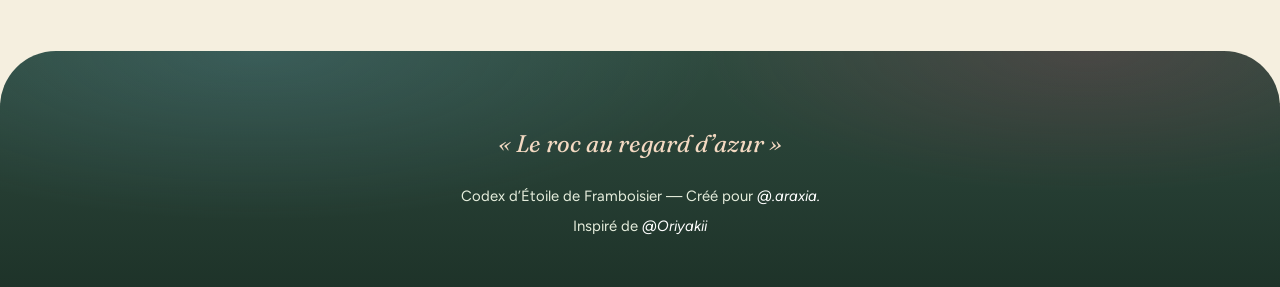
<file: monde.html>
<!DOCTYPE html>
<html lang="fr">
<head>
    <meta charset="UTF-8">
    <meta name="viewport" content="width=device-width, initial-scale=1">
    <title>Son monde — Étoile de Framboisier</title>
    <meta name="description" content="Le monde d'Étoile de Framboisier : sa lignée, ses relations avec son clan et les chats qui comptent, et les liens du sang et du cœur.">
    <meta name="theme-color" content="#F5EFDF">
    <link rel="icon" href="assets/favicon.svg" type="image/svg+xml">
    <link rel="preconnect" href="https://fonts.googleapis.com">
    <link rel="preconnect" href="https://fonts.gstatic.com" crossorigin>
    <link rel="stylesheet" href="https://fonts.googleapis.com/css2?family=Fraunces:ital,opsz,wght@0,9..144,300..700;1,9..144,300..700&family=Figtree:wght@400;500;600&family=Caveat:wght@500;600&display=swap">
    <script src="js/theme.js"></script>
    <link rel="stylesheet" href="css/base.css">
    <link rel="stylesheet" href="css/layout.css">
    <link rel="stylesheet" href="css/components.css">
    <link rel="stylesheet" href="css/pages/monde.css">
</head>
<body data-page="monde">

    <div id="entete"></div>

    <main id="contenu">

        <header class="tete-page conteneur">
            <span class="lavis lavis-azur" style="top:-14%; left:-6%; width:500px; height:360px"></span>
            <span class="lavis lavis-sauge" style="top:8%; left:42%; width:480px; height:320px"></span>
            <span class="surtitre">Son monde</span>
            <h1>Les liens de sang, de cœur et de devoir</h1>
            <p class="intro">Ceux dont il descend, ceux qu'il protège, ceux qu'il observe de loin.</p>
        </header>

        <div class="conteneur" data-onglets>

            <section class="onglet-panneau" id="lignee" data-titre="Lignée">
                <p class="origine" id="origine"></p>
                <div class="arbre" id="arbre"></div>
            </section>

            <section class="onglet-panneau" id="relations" data-titre="Relations">
                <div class="deux-col-monde">
                    <div class="carte prose lettrine" id="clan-texte"></div>
                    <aside class="carte legende-carte" aria-label="Légende des sentiments">
                        <h3>Affinités et sentiments</h3>
                        <ul class="legende" id="legende"></ul>
                    </aside>
                </div>
                <div class="entete-section visages-titre">
                    <span class="surtitre">Les visages de son quotidien</span>
                    <h2>Ceux qui comptent</h2>
                </div>
                <div class="filtres" id="filtres" role="group" aria-label="Filtrer les relations"></div>
                <ul class="relations" id="visages"></ul>
            </section>


        </div>
    </main>

    <div id="pied"></div>

    <script src="js/site.js"></script>
    <script src="js/outils.js"></script>
    <script src="js/data/relations.js"></script>
    <script src="js/data/lignee.js"></script>
    <script src="js/data/textes.js"></script>
    <script src="js/config.js"></script>
    <script src="js/donnees.js"></script>
    <script src="js/fiche.js"></script>
    <script src="js/pages/monde.js"></script>
</body>
</html>
</file>
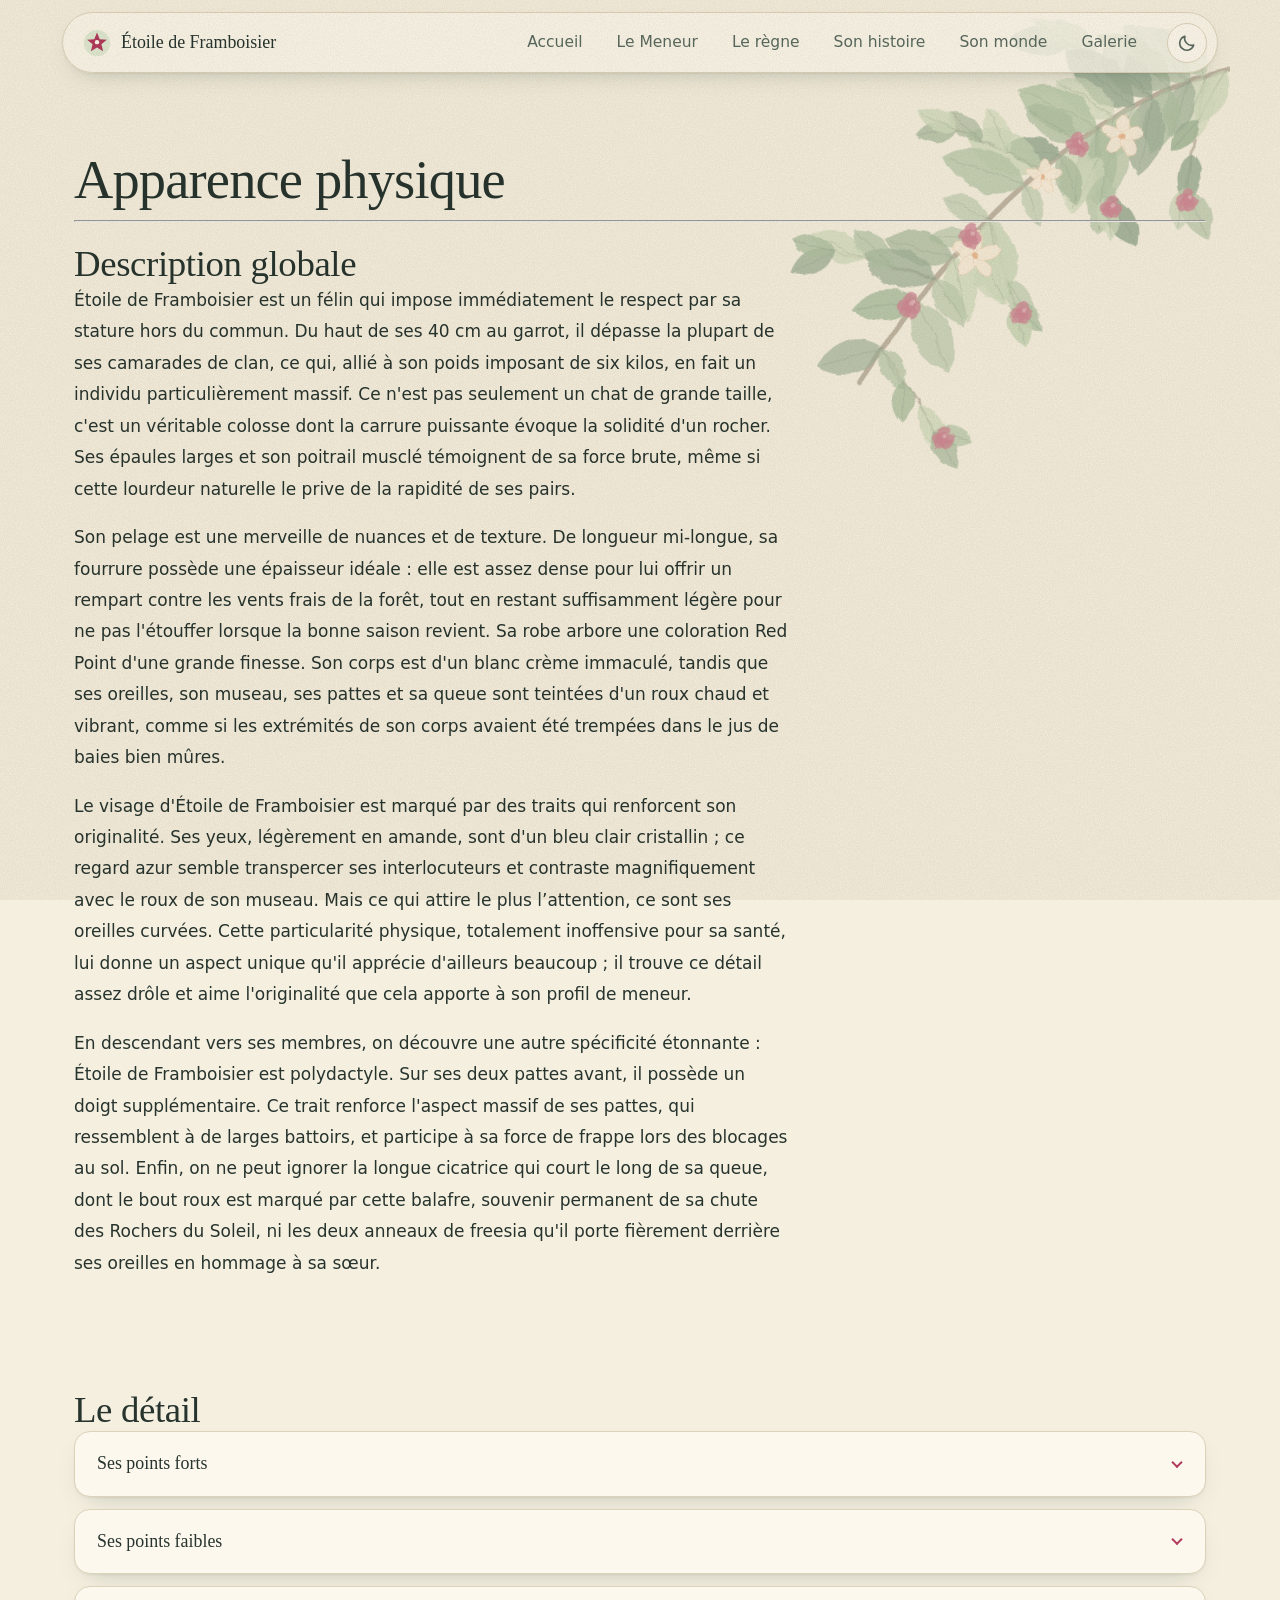
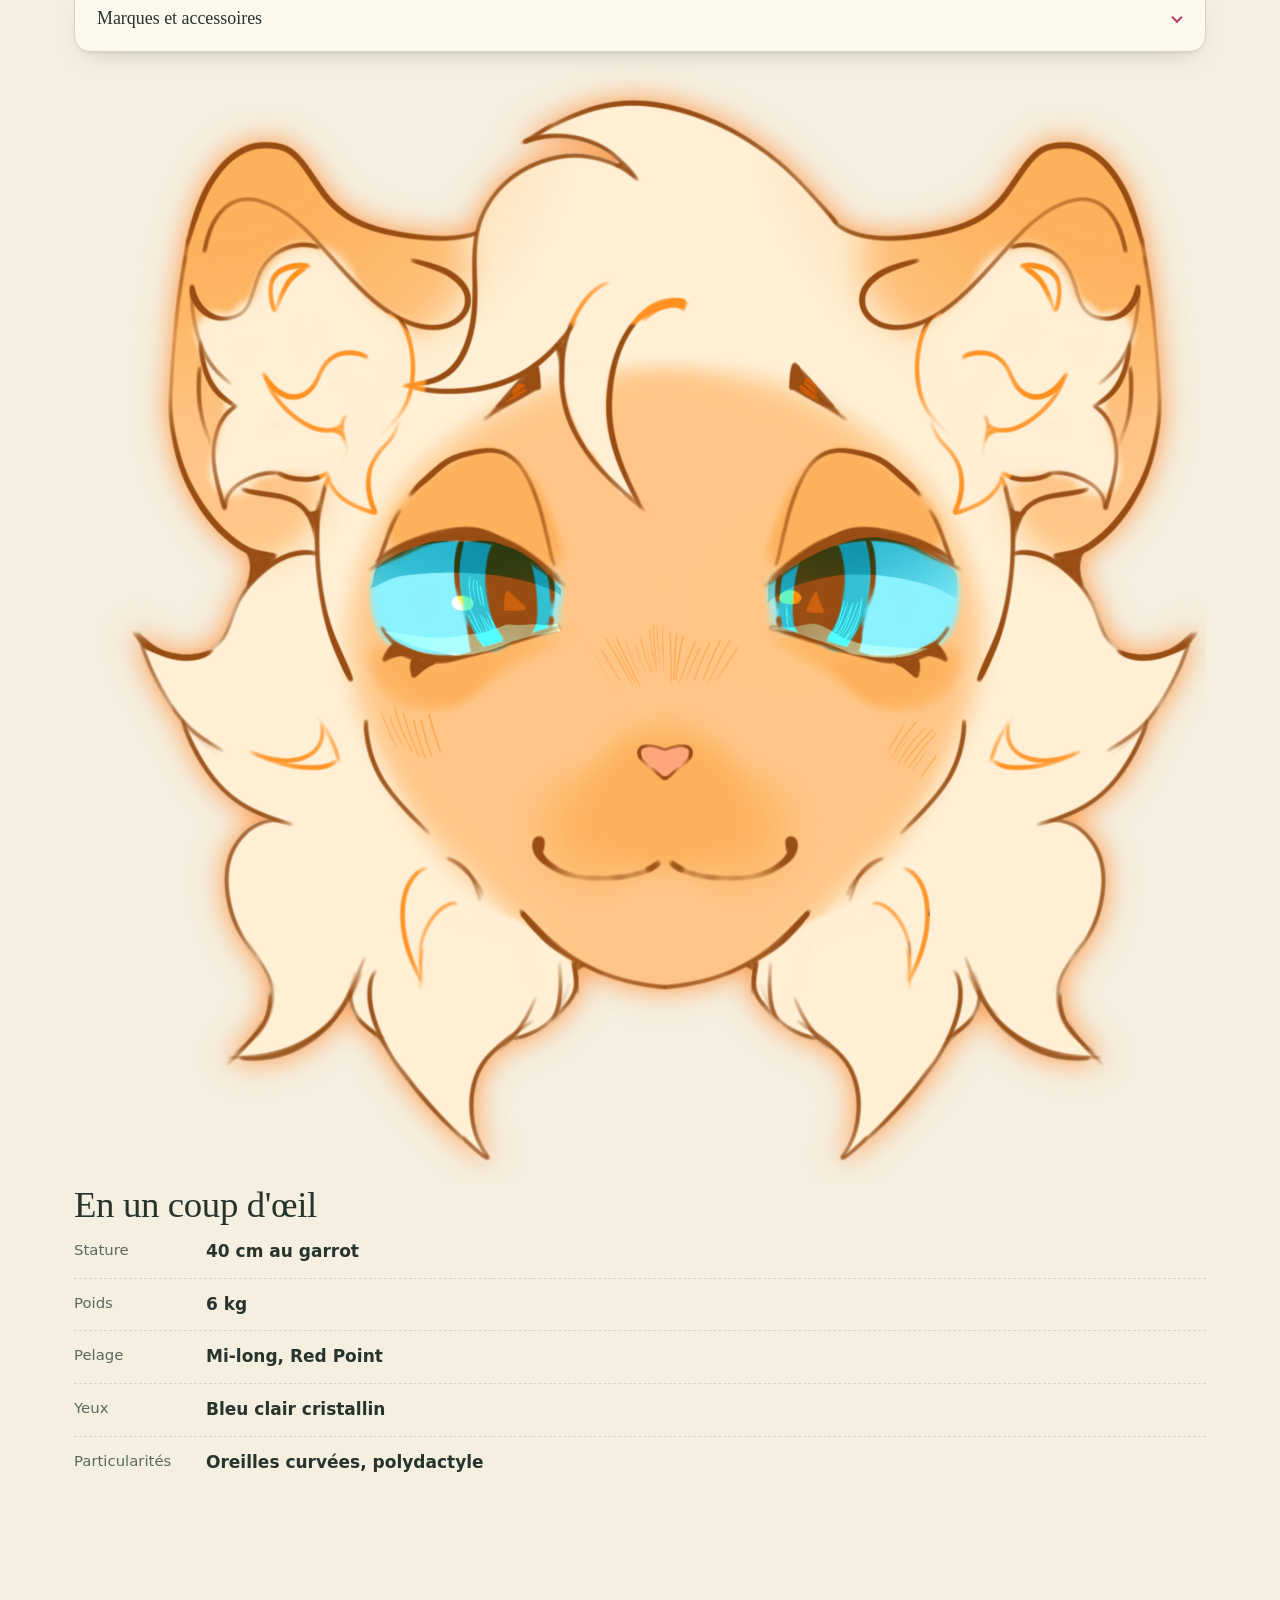
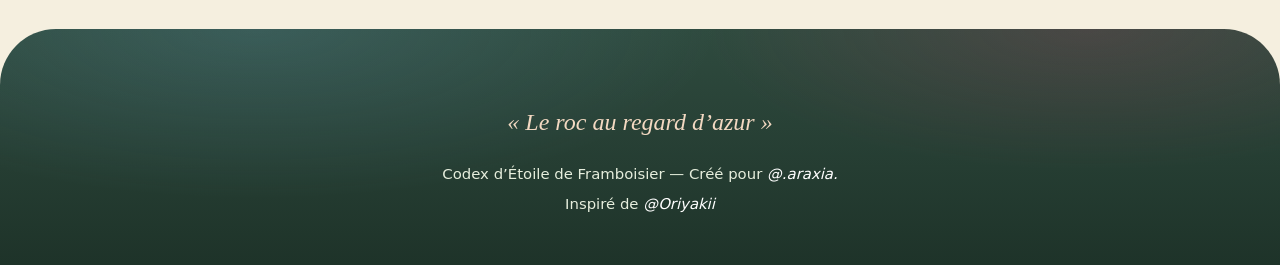
<file: physique.html>
<!DOCTYPE html>
<html lang="fr">
<head>
    <meta charset="UTF-8">
    <meta name="viewport" content="width=device-width, initial-scale=1">
    <title>Apparence physique — Étoile de Framboisier</title>
    <link rel="stylesheet" href="css/base.css">
    <link rel="stylesheet" href="css/layout.css">
    <link rel="stylesheet" href="css/components.css">
</head>
<body data-page="physique">

    <div id="entete"></div>

    <main id="contenu" class="conteneur">

        <header class="tete-page">
            <h1>Apparence physique</h1>
            <hr class="filet-pelage">
        </header>

        <div class="deux-colonnes">

            <div>
                <section class="prose">
                    <h2>Description globale</h2>
                    <p>Étoile de Framboisier est un félin qui impose immédiatement le respect par sa stature hors du commun. Du haut de ses 40 cm au garrot, il dépasse la plupart de ses camarades de clan, ce qui, allié à son poids imposant de six kilos, en fait un individu particulièrement massif. Ce n'est pas seulement un chat de grande taille, c'est un véritable colosse dont la carrure puissante évoque la solidité d'un rocher. Ses épaules larges et son poitrail musclé témoignent de sa force brute, même si cette lourdeur naturelle le prive de la rapidité de ses pairs.</p>
                    <p>Son pelage est une merveille de nuances et de texture. De longueur mi-longue, sa fourrure possède une épaisseur idéale : elle est assez dense pour lui offrir un rempart contre les vents frais de la forêt, tout en restant suffisamment légère pour ne pas l'étouffer lorsque la bonne saison revient. Sa robe arbore une coloration Red Point d'une grande finesse. Son corps est d'un blanc crème immaculé, tandis que ses oreilles, son museau, ses pattes et sa queue sont teintées d'un roux chaud et vibrant, comme si les extrémités de son corps avaient été trempées dans le jus de baies bien mûres.</p>
                    <p>Le visage d'Étoile de Framboisier est marqué par des traits qui renforcent son originalité. Ses yeux, légèrement en amande, sont d'un bleu clair cristallin ; ce regard azur semble transpercer ses interlocuteurs et contraste magnifiquement avec le roux de son museau. Mais ce qui attire le plus l’attention, ce sont ses oreilles curvées. Cette particularité physique, totalement inoffensive pour sa santé, lui donne un aspect unique qu'il apprécie d'ailleurs beaucoup ; il trouve ce détail assez drôle et aime l'originalité que cela apporte à son profil de meneur.</p>
                    <p>En descendant vers ses membres, on découvre une autre spécificité étonnante : Étoile de Framboisier est polydactyle. Sur ses deux pattes avant, il possède un doigt supplémentaire. Ce trait renforce l'aspect massif de ses pattes, qui ressemblent à de larges battoirs, et participe à sa force de frappe lors des blocages au sol. Enfin, on ne peut ignorer la longue cicatrice qui court le long de sa queue, dont le bout roux est marqué par cette balafre, souvenir permanent de sa chute des Rochers du Soleil, ni les deux anneaux de freesia qu'il porte fièrement derrière ses oreilles en hommage à sa sœur.</p>
                </section>

                <section class="section">
                    <h2>Le détail</h2>
                    <div class="accordeons">

                        <details class="accordeon">
                            <summary>Ses points forts</summary>
                            <div class="accordeon-corps">
                                <p>Au vu de son gabarit imposant, Étoile de Framboisier est un félin qui possède une force de frappe hors du commun. Que ce soit dans la puissance de ses coups de patte, sa capacité à bloquer ses adversaires au sol ou la force de sa morsure, il se révèle être un véritable rocher de muscles incomparable. Cette carrure massive rend ses assauts particulièrement redoutables ; peu de félins peuvent se vanter de pouvoir rivaliser avec lui lors d'un corps à corps frontal.</p>
                                <p>Le meneur est également doté d’une excellente résistance physique, capable de supporter aussi bien le froid mordant que les blessures de combat. Bien qu’il ait gagné en robustesse en atteignant sa taille adulte, il reste, comparativement à ses camarades, un chat extrêmement solide. Étoile de Framboisier possède un mélange de muscles denses et de graisse protectrice qui, combiné à son pelage mi-long, lui permet de rester au chaud durant l'hiver et d'encaisser les coups sans faiblir. Il faut généralement des adversaires d'une taille considérable pour espérer le mettre hors de combat.</p>
                                <p>Une autre particularité physique le distingue : ses pattes arrière sont plus longues que ses pattes avant. Grâce à cette anatomie singulière, il possède une aptitude supérieure pour grimper aux arbres ou sauter bien plus haut que les autres membres du Clan. Ses membres postérieurs, qui rappellent ceux des lièvres de la lande, lui permettent d'effectuer des bonds impressionnants et presque sans limites. De plus, nager ne représente aucun souci pour lui, car ses pattes musclées lui offrent une propulsion efficace et constante dans l'eau.</p>
                            </div>
                        </details>

                        <details class="accordeon">
                            <summary>Ses points faibles</summary>
                            <div class="accordeon-corps">
                                <p>Bien qu’il soit un véritable rocher de muscles, Étoile de Framboisier n'est pas sans failles, et sa carrure massive le rend particulièrement lent. Lorsqu’il s’agit de faire la course, il finit inévitablement dernier, son corps n’étant tout simplement pas taillé pour la vitesse pure. Cette lourdeur le rend peu efficace pour les chasses rapides ou la traque de proies agiles. Il lui arrive ainsi fréquemment d’être le dernier à regagner le camp, subissant parfois les moqueries des apprentis qui s'amusent de sa démarche pesante.</p>
                                <p>En plus de sa faible vitesse, le meneur ne possède pratiquement aucune agilité. Étoile de Framboisier est incapable de se faufiler dans des endroits étroits, même en faisant de son mieux ; ses épaules massives, son poitrail imposant et le reste de son corps sont bien trop larges pour les passages exigus de la forêt. Cette morphologie l’empêche également d’être un bon chasseur, car il ne peut pas changer de direction brusquement pour suivre les zigzags d'une proie. Il voit donc le plus souvent ses cibles lui échapper, distancé par leur rapidité ou leur souplesse supérieure.</p>
                                <p>Enfin, le jeune meneur souffre d’un manque criant d’endurance qui l’épuise à une vitesse déconcertante. Même lors des combats, bien que ses coups soient redoutables, il ne peut pas tenir la cadence très longtemps et s'essouffle rapidement. Cette fatigue prématurée le suit dans toutes ses activités physiques, l'obligeant à dormir bien plus longtemps que ses camarades pour récupérer ses forces. À cause de cela, il se sent souvent d'une certaine inutilité lors des sessions de chasse prolongées, incapable de suivre le rythme soutenu du groupe.</p>
                            </div>
                        </details>

                        <details class="accordeon">
                            <summary>Marques et accessoires</summary>
                            <div class="accordeon-corps">
                                <h4>Accessoires</h4>
                                <p>Étoile de Framboisier porte avec une élégance discrète deux anneaux de freesia nichés derrière ses oreilles. Loin d'être une simple coquetterie, ces fleurs sont un cadeau inestimable de sa défunte sœur, offert le jour où il a reçu son nom de guerrier. Malgré son tempérament parfois hautain, il veille sur ces anneaux avec une douceur infinie, les portant comme un hommage permanent à ce lien fraternel que la mort a brisé.</p>
                                <h4>Cicatrices</h4>
                                <p>Il porte une longue cicatrice qui court tout le long de sa queue. Cette marque est le souvenir d'un événement tragique survenu aux Rochers du Soleil. Son propre frère, dans un élan de curiosité aussi sombre qu'irréfléchi, l'a poussé du haut des pierres géantes pour vérifier si son nouveau statut de chef lui octroyait réellement le don des neuf vies. L'expérience fut concluante, mais brutale : Étoile de Framboisier a effectivement perdu sa première vie dans la chute. Il ne lui en reste désormais plus que huit, et cette balafre indélébile pour lui rappeler la trahison de son sang.</p>
                            </div>
                        </details>

                    </div>
                </section>
            </div>

            <aside class="encart-lateral" aria-label="Portrait et mensurations">
                <div class="arche" data-initiale="É">
                    <img src="assets/photos/Headshot%20Etoile%20de%20Framboisier%20Oriyakii.png" alt="Portrait d'Étoile de Framboisier">
                </div>
                <div class="panneau panneau-etroit">
                    <h2 class="sous-titre-encart">En un coup d'œil</h2>
                    <dl class="fiche-dl">
                        <div><dt>Stature</dt><dd>40 cm au garrot</dd></div>
                        <div><dt>Poids</dt><dd>6 kg</dd></div>
                        <div><dt>Pelage</dt><dd>Mi-long, Red Point</dd></div>
                        <div><dt>Yeux</dt><dd>Bleu clair cristallin</dd></div>
                        <div><dt>Particularités</dt><dd>Oreilles curvées, polydactyle</dd></div>
                    </dl>
                </div>
            </aside>

        </div>
    </main>

    <div id="pied"></div>
    <script src="js/site.js"></script>
</body>
</html>
</file>
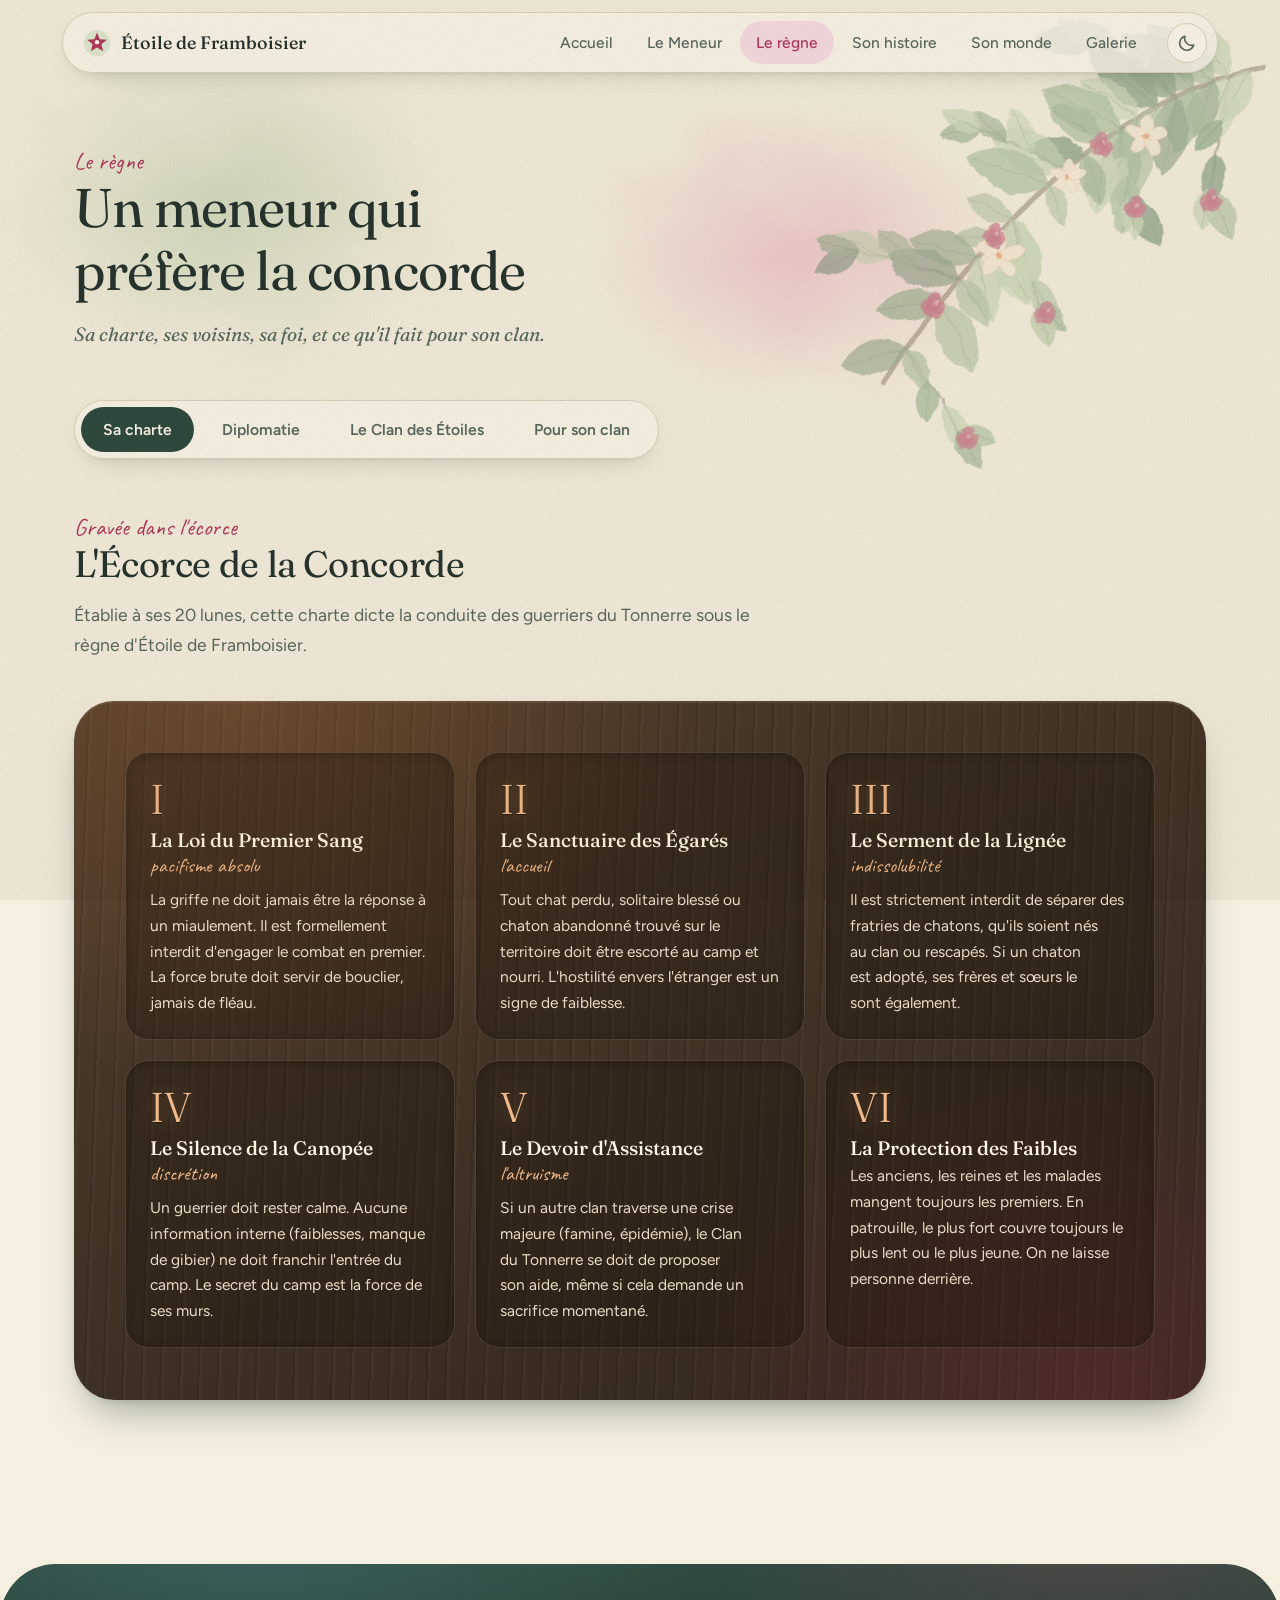
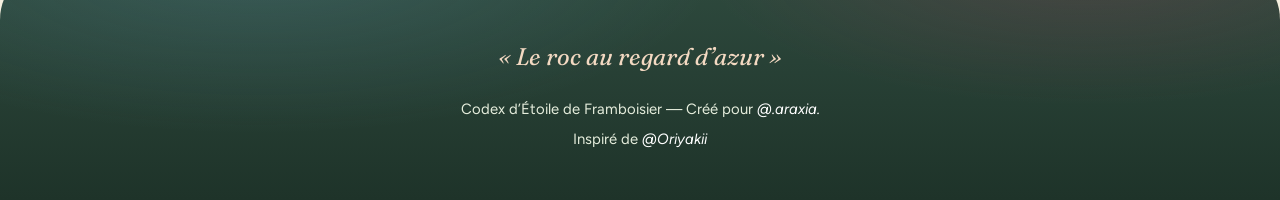
<file: regne.html>
<!DOCTYPE html>
<html lang="fr">
<head>
    <meta charset="UTF-8">
    <meta name="viewport" content="width=device-width, initial-scale=1">
    <title>Le règne — Étoile de Framboisier</title>
    <meta name="description" content="Le règne d'Étoile de Framboisier, meneur du Clan du Tonnerre : sa charte, sa diplomatie avec les autres clans, sa foi dans le Clan des Étoiles et ses actions pour son clan.">
    <meta name="theme-color" content="#F5EFDF">
    <link rel="icon" href="assets/favicon.svg" type="image/svg+xml">
    <link rel="preconnect" href="https://fonts.googleapis.com">
    <link rel="preconnect" href="https://fonts.gstatic.com" crossorigin>
    <link rel="stylesheet" href="https://fonts.googleapis.com/css2?family=Fraunces:ital,opsz,wght@0,9..144,300..700;1,9..144,300..700&family=Figtree:wght@400;500;600&family=Caveat:wght@500;600&display=swap">
    <script src="js/theme.js"></script>
    <link rel="stylesheet" href="css/base.css">
    <link rel="stylesheet" href="css/layout.css">
    <link rel="stylesheet" href="css/components.css">
    <link rel="stylesheet" href="css/pages/regne.css">
</head>
<body data-page="regne">

    <div id="entete"></div>

    <main id="contenu">

        <header class="tete-page conteneur">
            <span class="lavis lavis-sauge" style="top:-18%; left:-6%; width:500px; height:360px"></span>
            <span class="lavis lavis-framboise" style="top:6%; left:44%; width:460px; height:320px"></span>
            <span class="surtitre">Le règne</span>
            <h1>Un meneur qui préfère la concorde</h1>
            <p class="intro">Sa charte, ses voisins, sa foi, et ce qu'il fait pour son clan.</p>
        </header>

        <div class="conteneur" data-onglets>

            <section class="onglet-panneau" id="charte" data-titre="Sa charte">
                <div class="entete-section">
                    <span class="surtitre">Gravée dans l'écorce</span>
                    <h2 id="charte-titre">L'Écorce de la Concorde</h2>
                    <p id="charte-intro"></p>
                </div>
                <div class="ecorce"><ol class="articles" id="charte-articles"></ol></div>
            </section>

            <section class="onglet-panneau" id="diplomatie" data-titre="Diplomatie">
                <div class="entete-section">
                    <span class="surtitre">Au-delà de la frontière</span>
                    <h2>Ses voisins, au fil des lunes</h2>
                    <p>Clique sur un clan ou un groupe pour suivre l'évolution de son regard sur eux.</p>
                </div>
                <ul class="relations" id="voisins"></ul>
            </section>

            <section class="onglet-panneau" id="etoiles" data-titre="Le Clan des Étoiles">
                <div class="entete-section">
                    <span class="surtitre">Sa foi</span>
                    <h2>Son avis sur le Clan des Étoiles</h2>
                    <p id="etoiles-role"></p>
                </div>
                <div class="etoiles-carte carte" id="etoiles-fiche"></div>
            </section>

            <section class="onglet-panneau" id="actions" data-titre="Pour son clan">
                <div class="entete-section">
                    <span class="surtitre">Les actes</span>
                    <h2>Ce qu'il fait pour le Clan du Tonnerre</h2>
                </div>
                <ol class="actions" id="actions-liste"></ol>
            </section>

        </div>
    </main>

    <div id="pied"></div>

    <script src="js/site.js"></script>
    <script src="js/outils.js"></script>
    <script src="js/data/diplomatie.js"></script>
    <script src="js/data/actions.js"></script>
    <script src="js/data/textes.js"></script>
    <script src="js/config.js"></script>
    <script src="js/donnees.js"></script>
    <script src="js/fiche.js"></script>
    <script src="js/pages/regne.js"></script>
</body>
</html>
</file>
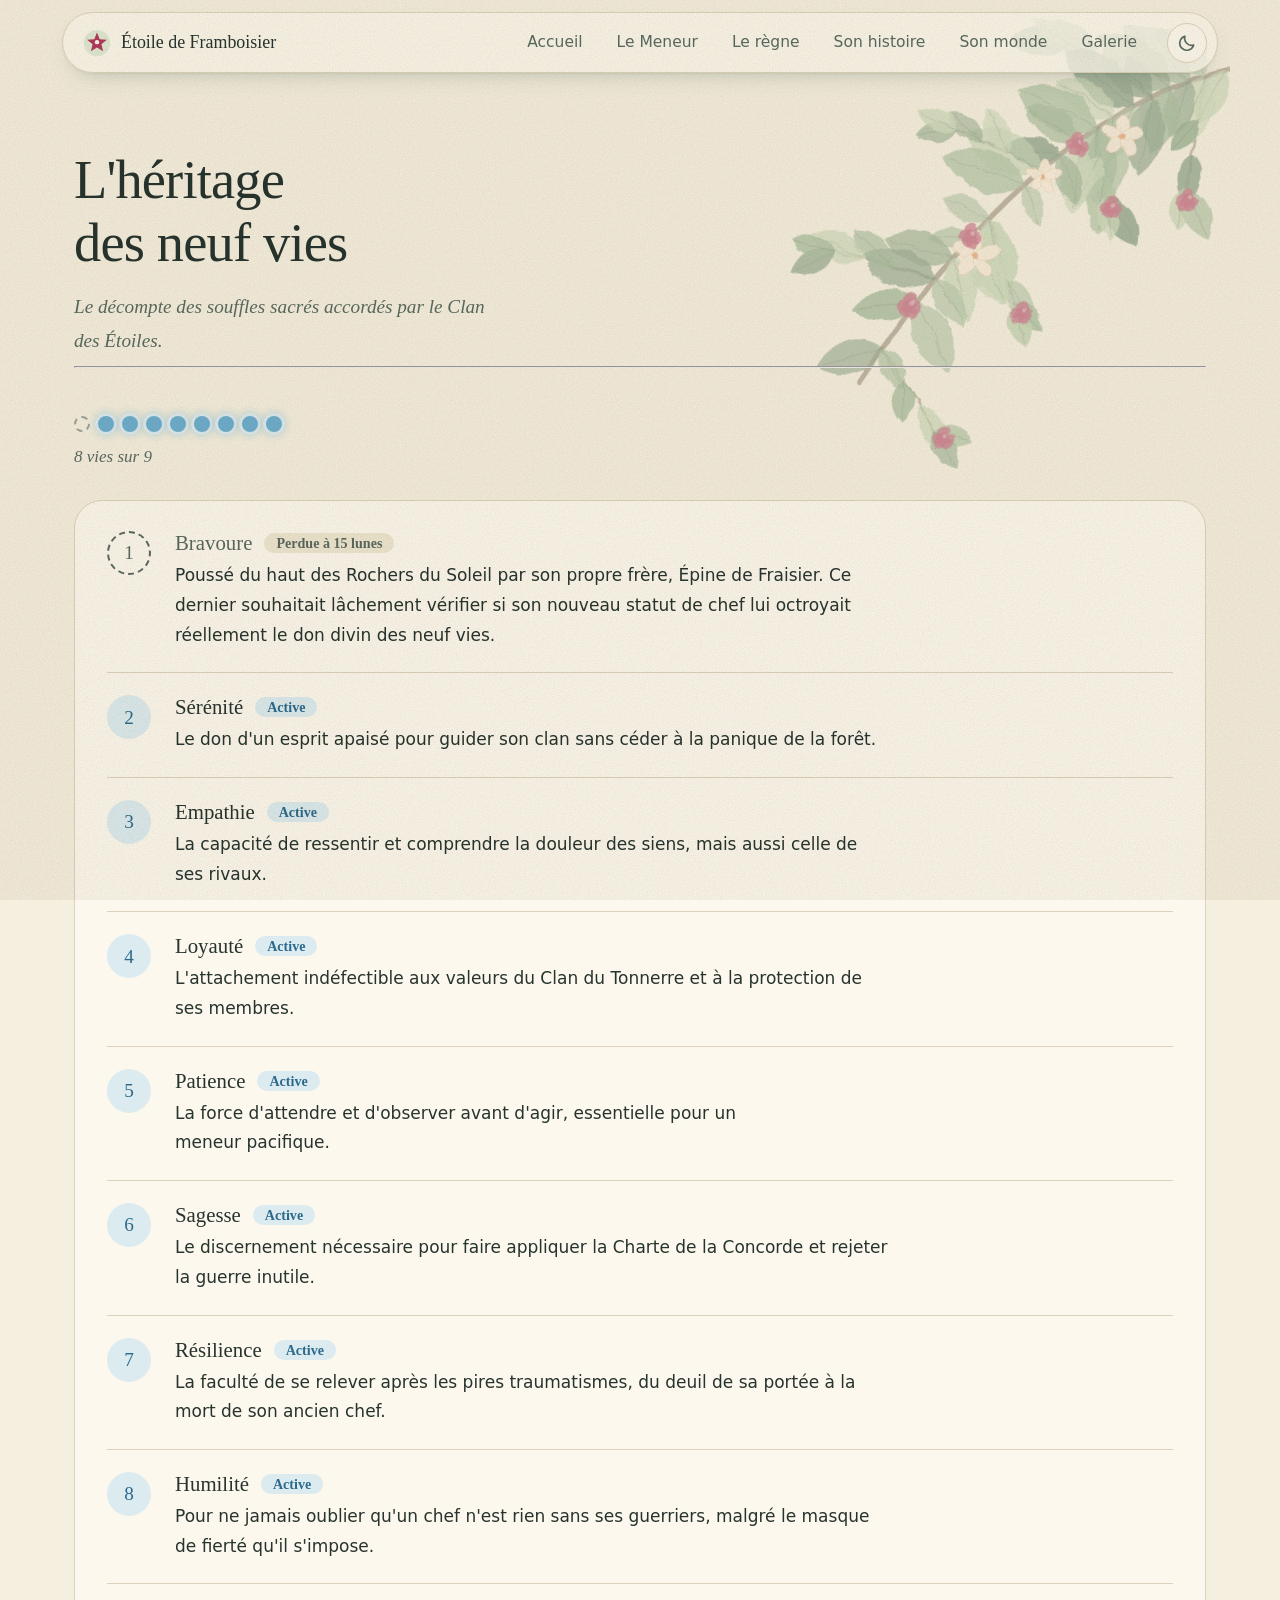
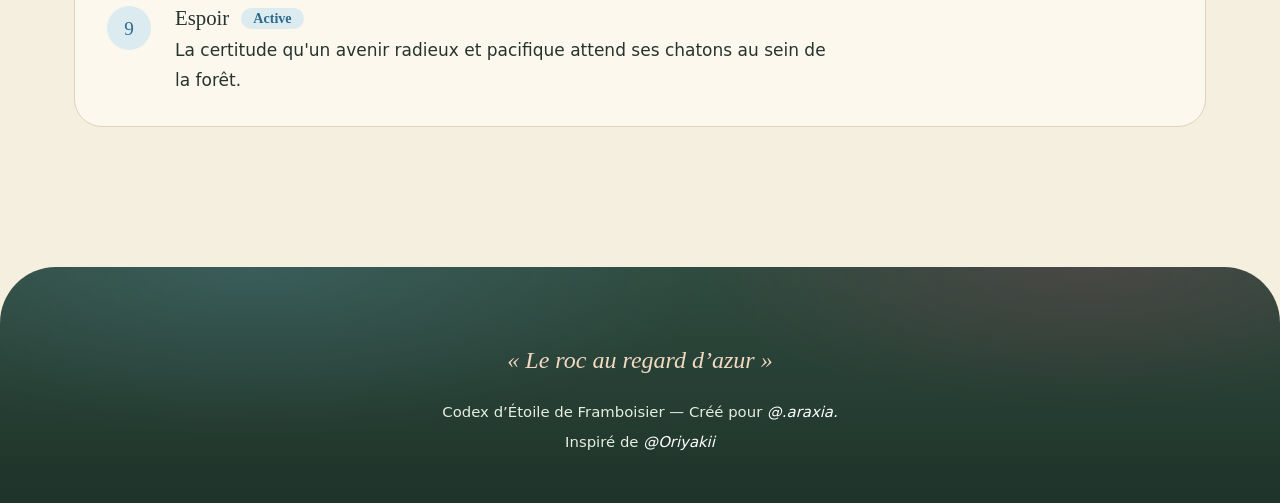
<file: vies.html>
<!DOCTYPE html>
<html lang="fr">
<head>
    <meta charset="UTF-8">
    <meta name="viewport" content="width=device-width, initial-scale=1">
    <title>Ses vies — Étoile de Framboisier</title>
    <link rel="stylesheet" href="css/base.css">
    <link rel="stylesheet" href="css/layout.css">
    <link rel="stylesheet" href="css/components.css">
    <link rel="stylesheet" href="css/pages/vies.css">
</head>
<body data-page="vies">

    <div id="entete"></div>

    <main id="contenu" class="conteneur">

        <header class="tete-page">
            <h1>L'héritage des neuf vies</h1>
            <p class="intro">Le décompte des souffles sacrés accordés par le Clan des Étoiles.</p>
            <hr class="filet-pelage">
        </header>

        <noscript><p class="chapeau">Ce site a besoin de JavaScript pour afficher le menu et ses listes.</p></noscript>

        <div class="bilan-vies" id="compteur-vies"></div>
        <ol class="liste-vies" id="liste-vies"></ol>

    </main>

    <div id="pied"></div>
    <script src="js/site.js"></script>
    <script src="js/outils.js"></script>
    <script src="js/data/vies.js"></script>
    <script src="js/pages/vies.js"></script>
</body>
</html>
</file>
<file: css/base.css>
/* ==========================================================================
   BASE — couleurs, polices, papier aquarelle.
   C'est ici qu'on change l'identité visuelle du site.
   Les polices sont chargées par les <link> dans le <head> de chaque page.
   ========================================================================== */

:root {
    /* Le papier et la forêt du Tonnerre */
    --brume: #F5EFDF;            /* fond de page : papier chaud */
    --brume-profonde: #DDD3BB;   /* filets, bordures */
    --creme: #FCF8EE;            /* surfaces : cartes */
    --creme-ombre: #EEE6D1;

    --sauge: #B5C9A8;
    --sauge-pale: #DFE9D3;
    --mousse: #5E8061;
    --foret: #2F4B3F;

    /* Ses yeux d'azur */
    --azur: #6FAFD0;
    --azur-pale: #DCEBEF;
    --azur-profond: #2C6A8C;

    /* Son pelage red point */
    --roux: #D9803E;
    --roux-pale: #F3D9C2;
    --roux-texte: #8A4A17;

    /* Le fruit */
    --framboise: #B23A5C;
    --framboise-pale: #F6DDE4;

    /* Texte */
    --encre: #27342E;
    --encre-douce: #5A6A60;
    --aversion: #5B4A6B;         /* cœur sombre */

    /* Effets */
    --ciel-haut: #E3EBDA;
    --verre: rgba(252, 248, 238, 0.78);
    --ombre: 0 1px 2px rgba(39, 52, 46, 0.06), 0 10px 26px -14px rgba(47, 75, 63, 0.35);
    --ombre-haute: 0 2px 4px rgba(39, 52, 46, 0.08), 0 22px 40px -16px rgba(47, 75, 63, 0.5);
    --nuage: #fff;
    --grain: 0.5;                /* intensité du grain de papier */

    --serif: 'Fraunces', Georgia, 'Times New Roman', serif;
    --sans: 'Figtree', system-ui, -apple-system, 'Segoe UI', sans-serif;
    --main: 'Caveat', 'Segoe Print', cursive;   /* annotations écrites à la main */

    --mesure: 66ch;
    --rayon-l: 28px;
    --rayon-m: 16px;
    --rayon-s: 10px;

    /* Signature : la couleur n'existe qu'aux extrémités */
    --pelage: linear-gradient(90deg,
        var(--roux) 0%, var(--roux-pale) 14%, var(--creme) 32%,
        var(--creme) 68%, var(--roux-pale) 86%, var(--roux) 100%);

    color-scheme: light;
}

/* ---------- Thème sombre : la forêt la nuit ----------
   Automatique selon l'appareil, ou choisi avec le bouton du menu. */
:root[data-theme="dark"] {
    --brume: #0E1A19;
    --brume-profonde: #29403B;
    --creme: #16262A;
    --creme-ombre: #1D3236;

    --sauge: #5E8061;
    --sauge-pale: #1F3A33;
    --mousse: #8FB48E;
    --foret: #A9C9A6;

    --azur: #6FAFD0;
    --azur-pale: #1B3A4A;
    --azur-profond: #8CC6E3;

    --roux: #E59658;
    --roux-pale: #4A3526;
    --roux-texte: #F0B98A;

    --framboise: #F08FAB;
    --framboise-pale: #4A2634;

    --encre: #EEE9DD;
    --encre-douce: #A7B7AE;
    --aversion: #B3A2C8;

    --ciel-haut: #12302F;
    --verre: rgba(14, 26, 25, 0.78);
    --ombre: 0 1px 2px rgba(0, 0, 0, 0.35), 0 10px 26px -14px rgba(0, 0, 0, 0.7);
    --ombre-haute: 0 2px 4px rgba(0, 0, 0, 0.4), 0 22px 40px -16px rgba(0, 0, 0, 0.8);
    --nuage: #7E9AB0;
    --grain: 0.18;

    color-scheme: dark;
}

*, *::before, *::after { box-sizing: border-box; }

html { scroll-behavior: smooth; scroll-padding-top: 96px; }

body {
    margin: 0;
    background: var(--brume);
    color: var(--encre);
    font-family: var(--sans);
    font-size: 1.0625rem;
    line-height: 1.75;
    -webkit-font-smoothing: antialiased;
    overflow-x: hidden;
}

/* Grain de papier : une fine texture sur tout le site */
body::before {
    content: "";
    position: fixed;
    inset: 0;
    z-index: 100;
    pointer-events: none;
    opacity: var(--grain);
    mix-blend-mode: multiply;
    background-image: url("data:image/svg+xml;utf8,<svg xmlns='http://www.w3.org/2000/svg' width='220' height='220'><filter id='n'><feTurbulence type='fractalNoise' baseFrequency='.85' numOctaves='2' stitchTiles='stitch'/><feColorMatrix values='0 0 0 0 .45  0 0 0 0 .38  0 0 0 0 .25  0 0 0 .5 0'/></filter><rect width='100%' height='100%' filter='url(%23n)'/></svg>");
}
:root[data-theme="dark"] body::before { mix-blend-mode: screen; }

h1, h2, h3, h4 {
    font-family: var(--serif);
    font-weight: 500;
    line-height: 1.15;
    margin: 0;
    color: var(--encre);
    text-wrap: balance;
}

h1 { font-size: clamp(2.2rem, 5vw, 3.4rem); font-weight: 400; letter-spacing: -0.015em; }
h2 { font-size: clamp(1.7rem, 3.2vw, 2.3rem); font-weight: 400; letter-spacing: -0.01em; }
h3 { font-size: 1.3rem; }
h4 { font-size: 1.08rem; }

p { margin: 0 0 1em; text-wrap: pretty; }

a { color: var(--azur-profond); text-underline-offset: 3px; }
a:hover { color: var(--framboise); }

::selection { background: var(--framboise-pale); color: var(--encre); }

:focus-visible {
    outline: 3px solid var(--azur);
    outline-offset: 3px;
    border-radius: 4px;
}

img { max-width: 100%; display: block; }

.lien-evitement {
    position: absolute;
    left: -9999px;
    top: 8px;
    background: var(--creme);
    padding: 8px 16px;
    border-radius: var(--rayon-s);
    z-index: 200;
}
.lien-evitement:focus { left: 8px; }

@media (prefers-reduced-motion: reduce) {
    html { scroll-behavior: auto; }
    *, *::before, *::after { animation: none !important; transition: none !important; }
}
</file>
<file: css/layout.css>
/* ==========================================================================
   LAYOUT — en-tête, menu, en-tête de page, onglets, pied de page.
   ========================================================================== */

/* ---------- En-tête : une pastille de verre qui flotte ---------- */
.site-header {
    position: sticky;
    top: 12px;
    z-index: 60;
    max-width: 1180px;
    margin: 12px auto 0;
    padding: 0 12px;
}
.site-header .barre {
    display: flex;
    align-items: center;
    gap: 8px 14px;
    padding: 8px 10px 8px 20px;
    background: var(--verre);
    -webkit-backdrop-filter: blur(16px) saturate(1.3);
    backdrop-filter: blur(16px) saturate(1.3);
    border: 1px solid var(--brume-profonde);
    border-radius: 999px;
    box-shadow: var(--ombre);
}

.marque {
    display: inline-flex;
    align-items: center;
    gap: 10px;
    margin-right: auto;
    font-family: var(--serif);
    font-size: 1.12rem;
    font-weight: 500;
    color: var(--encre);
    text-decoration: none;
    white-space: nowrap;
}
.marque:hover { color: var(--framboise); }
.marque svg { width: 28px; height: 28px; flex: none; }

.menu { display: flex; gap: 2px; list-style: none; margin: 0; padding: 0; }
.menu a {
    display: block;
    padding: 8px 16px;
    border-radius: 999px;
    color: var(--encre-douce);
    font-size: 0.97rem;
    font-weight: 500;
    text-decoration: none;
    white-space: nowrap;
    transition: background-color 0.2s ease, color 0.2s ease;
}
.menu a:hover { background: var(--sauge-pale); color: var(--foret); }
.menu a[aria-current="page"] { background: var(--framboise-pale); color: var(--framboise); }

.bouton-rond {
    flex: none;
    width: 40px;
    height: 40px;
    display: grid;
    place-items: center;
    padding: 0;
    border: 1px solid var(--brume-profonde);
    border-radius: 50%;
    background: var(--creme);
    color: var(--encre-douce);
    cursor: pointer;
    transition: color 0.2s ease, border-color 0.2s ease, transform 0.2s ease;
}
.bouton-rond:hover { color: var(--framboise); border-color: var(--framboise); }
.bouton-rond:active { transform: scale(0.94); }
.bouton-rond svg { width: 20px; height: 20px; }
.bouton-menu { display: none; }

.bouton-theme .i-soleil { display: none; }
:root[data-theme="dark"] .bouton-theme .i-soleil { display: block; }
:root[data-theme="dark"] .bouton-theme .i-lune { display: none; }

@media (max-width: 820px) {
    .bouton-menu { display: grid; }
    .site-header .barre { flex-wrap: wrap; border-radius: 28px; padding-left: 16px; }
    .site-header nav { order: 5; flex-basis: 100%; display: none; }
    .site-header.ouvert nav { display: block; }
    .menu { flex-direction: column; padding: 4px 0 8px; }
    .menu a { padding: 12px 14px; border-radius: var(--rayon-s); font-size: 1.05rem; }
    .marque { font-size: 1rem; }
}

/* ---------- Structure ---------- */
.conteneur { max-width: 1180px; margin: 0 auto; padding: 0 24px; }
.etroit { max-width: 820px; margin-left: auto; margin-right: auto; }
main { position: relative; padding-bottom: 24px; overflow-x: clip; }

.section { position: relative; margin-top: 110px; }
.section > .conteneur > h2, .section-titre { margin-bottom: 14px; }

/* Titre de section : petit mot manuscrit + titre + filet de feuilles */
.surtitre {
    display: block;
    margin-bottom: 4px;
    font-family: var(--main);
    font-size: 1.5rem;
    line-height: 1;
    color: var(--framboise);
}
.entete-section { max-width: 62ch; margin-bottom: 40px; }
.entete-section p { margin: 14px 0 0; color: var(--encre-douce); font-size: 1.1rem; }
.entete-section.centre { margin-left: auto; margin-right: auto; text-align: center; }

/* ---------- En-tête d'une page intérieure ---------- */
.tete-page { position: relative; padding-top: 76px; padding-bottom: 12px; isolation: isolate; }
.tete-page h1 { max-width: 16ch; }
.tete-page .intro {
    margin: 16px 0 0;
    max-width: 52ch;
    font-family: var(--serif);
    font-style: italic;
    font-size: 1.2rem;
    color: var(--encre-douce);
}
.tete-page::after {                      /* branche posée dans le coin */
    content: "";
    position: absolute;
    z-index: -1;
    top: -60px;
    right: -40px;
    width: min(46vw, 460px);
    aspect-ratio: 620 / 760;
    background: url("../assets/decor/branche.svg") no-repeat center / contain;
    transform: scaleX(-1) rotate(-6deg);
    transform-origin: top center;
    opacity: 0.55;
    pointer-events: none;
}
:root[data-theme="dark"] .tete-page::after { opacity: 0.3; }

/* ---------- Onglets (sous-pages) ---------- */
.onglets-barre {
    position: sticky;
    top: 82px;
    z-index: 30;
    display: flex;
    gap: 6px;
    margin: 36px 0 0;
    padding: 6px;
    width: fit-content;
    max-width: 100%;
    overflow-x: auto;
    scrollbar-width: none;
    background: var(--verre);
    -webkit-backdrop-filter: blur(14px);
    backdrop-filter: blur(14px);
    border: 1px solid var(--brume-profonde);
    border-radius: 999px;
    box-shadow: var(--ombre);
}
.onglets-barre::-webkit-scrollbar { display: none; }
.onglets-barre button {
    padding: 9px 22px;
    border: 0;
    border-radius: 999px;
    background: transparent;
    color: var(--encre-douce);
    font: inherit;
    font-size: 0.98rem;
    font-weight: 600;
    white-space: nowrap;
    cursor: pointer;
    transition: background-color 0.2s ease, color 0.2s ease;
}
.onglets-barre button:hover { color: var(--foret); background: var(--sauge-pale); }
.onglets-barre button[aria-selected="true"] { background: var(--foret); color: var(--creme); }
:root[data-theme="dark"] .onglets-barre button[aria-selected="true"] { background: var(--mousse); color: #0E1A19; }

.onglet-panneau { padding-top: 56px; }
.onglet-panneau[hidden] { display: none; }
.onglet-panneau:not([hidden]) { animation: onglet-entree 0.5s cubic-bezier(0.2, 0.7, 0.2, 1); }
@keyframes onglet-entree { from { opacity: 0; transform: translateY(14px); } }

/* ---------- Pied de page : le sous-bois ---------- */
.site-footer {
    position: relative;
    margin-top: 140px;
    padding: 72px 24px 44px;
    text-align: center;
    color: #E6EEDD;
    background:
        radial-gradient(60% 120% at 20% 0%, rgba(111, 175, 208, 0.18), transparent 60%),
        radial-gradient(50% 100% at 85% 0%, rgba(178, 58, 92, 0.2), transparent 60%),
        linear-gradient(180deg, #2F4B3F, #1E3329);
    border-radius: 56px 56px 0 0;
}
.site-footer .devise-pied {
    margin: 0 0 18px;
    font-family: var(--serif);
    font-style: italic;
    font-size: 1.5rem;
    color: #F3D9C2;
}
.site-footer p { margin: 0 0 4px; font-size: 0.93rem; }
.site-footer a { color: #BFE0F0; }
.site-footer em { color: #fff; }

@media (max-width: 600px) {
    .conteneur { padding-left: 18px; padding-right: 18px; }
    .section { margin-top: 80px; }
    .tete-page { padding-top: 48px; }
    .onglets-barre { top: 74px; }
    .onglets-barre button { padding: 9px 16px; }
    .site-footer { border-radius: 36px 36px 0 0; margin-top: 100px; }
}

/* Accès discret au dashboard (page d'accueil seulement) */
.acces-cache { display: inline-block; margin-top: 22px; opacity: 0.18; transition: opacity 0.4s ease, transform 0.4s ease; }
.acces-cache svg { width: 22px; height: 22px; }
.acces-cache:hover, .acces-cache:focus-visible { opacity: 1; transform: rotate(72deg) scale(1.15); }
</file>
<file: css/components.css>
/* ==========================================================================
   COMPOSANTS — briques réutilisées sur plusieurs pages.
   ========================================================================== */

/* ---------- Lavis d'aquarelle : taches de couleur en arrière-plan ----------
   <span class="lavis lavis-azur" style="top:..;left:..;width:..;height:.."></span> */
.lavis {
    position: absolute;
    z-index: -1;
    border-radius: 47% 53% 58% 42% / 51% 44% 56% 49%;
    opacity: 0.55;
    filter: url(#aquarelle) blur(10px);
    pointer-events: none;
}
.lavis-azur      { background: radial-gradient(closest-side, #A9D2E6, transparent 92%); }
.lavis-sauge     { background: radial-gradient(closest-side, #B5C9A8, transparent 92%); }
.lavis-framboise { background: radial-gradient(closest-side, #E9A9BC, transparent 92%); }
.lavis-roux      { background: radial-gradient(closest-side, #F0C9A2, transparent 92%); }
:root[data-theme="dark"] .lavis { opacity: 0.28; }

/* ---------- Texte courant ---------- */
.prose p { max-width: var(--mesure); }
.prose p:last-child { margin-bottom: 0; }

/* Première lettre en grand, comme dans un livre enluminé */
.lettrine > p:first-of-type::first-letter {
    float: left;
    margin: 0.06em 0.12em 0 0;
    font-family: var(--serif);
    font-size: 3.7em;
    line-height: 0.82;
    color: var(--framboise);
}

.chapeau {
    max-width: var(--mesure);
    margin: 0 0 20px;
    font-family: var(--serif);
    font-style: italic;
    color: var(--encre-douce);
}

/* ---------- Boutons ---------- */
.bouton {
    display: inline-block;
    padding: 12px 26px;
    border: 0;
    border-radius: 999px;
    background: var(--framboise);
    color: #fff;
    font: inherit;
    font-weight: 600;
    font-size: 0.97rem;
    text-decoration: none;
    cursor: pointer;
    box-shadow: var(--ombre);
    transition: transform 0.2s ease, box-shadow 0.2s ease;
}
:root[data-theme="dark"] .bouton { color: #2A1620; }
.bouton:hover { color: #fff; transform: translateY(-2px); box-shadow: var(--ombre-haute); }
:root[data-theme="dark"] .bouton:hover { color: #2A1620; }
.bouton-clair {
    background: var(--creme);
    color: var(--encre);
    border: 1px solid var(--brume-profonde);
}
.bouton-clair:hover, :root[data-theme="dark"] .bouton-clair, :root[data-theme="dark"] .bouton-clair:hover { color: var(--framboise); }
.bouton-petit { padding: 7px 16px; font-size: 0.9rem; }
button.bouton:disabled { opacity: 0.55; cursor: default; transform: none; }

/* ---------- Pastilles ---------- */
.pastilles { display: flex; flex-wrap: wrap; gap: 8px; margin: 0; padding: 0; list-style: none; }
.pastille {
    display: inline-block;
    padding: 2px 12px;
    border-radius: 999px;
    font-size: 0.88rem;
    font-weight: 600;
    background: var(--azur-pale);
    color: var(--azur-profond);
}
.pastille.defaut { background: var(--framboise-pale); color: var(--framboise); }
.pastille.neutre { background: var(--creme-ombre); color: var(--encre-douce); }
.pastille.roux   { background: var(--roux-pale);    color: var(--roux-texte); }
.pastille.sauge  { background: var(--sauge-pale);   color: var(--foret); }

/* ---------- Carte de papier ---------- */
.carte {
    position: relative;
    padding: 28px 30px;
    background: var(--creme);
    border: 1px solid var(--brume-profonde);
    border-radius: var(--rayon-l);
    box-shadow: var(--ombre);
}
.carte > h3, .carte > h4 { margin-bottom: 10px; }
.carte p:last-child { margin-bottom: 0; }

/* Annotation écrite à la main */
.note-main { font-family: var(--main); font-size: 1.35rem; line-height: 1.1; color: var(--framboise); }

/* ---------- Liste de définitions ---------- */
.fiche-dl { margin: 0; display: grid; }
.fiche-dl > div {
    display: grid;
    grid-template-columns: 120px 1fr;
    gap: 12px;
    padding: 11px 0;
    border-bottom: 1px dashed var(--brume-profonde);
}
.fiche-dl > div:last-child { border-bottom: 0; }
.fiche-dl dt { color: var(--encre-douce); font-size: 0.93rem; }
.fiche-dl dd { margin: 0; font-weight: 600; }

/* ---------- Accordéons ---------- */
.accordeons { display: grid; gap: 12px; }
details.accordeon {
    background: var(--creme);
    border: 1px solid var(--brume-profonde);
    border-radius: var(--rayon-m);
    box-shadow: var(--ombre);
    transition: border-color 0.2s ease, box-shadow 0.2s ease;
}
details.accordeon:hover { border-color: var(--sauge); }
details.accordeon[open] { box-shadow: var(--ombre-haute); }
details.accordeon > summary {
    list-style: none;
    cursor: pointer;
    padding: 16px 54px 16px 22px;
    position: relative;
    font-family: var(--serif);
    font-size: 1.12rem;
    font-weight: 500;
}
details.accordeon > summary::-webkit-details-marker { display: none; }
details.accordeon > summary::after {
    content: "";
    position: absolute;
    right: 24px;
    top: 50%;
    width: 8px;
    height: 8px;
    border-right: 2px solid var(--framboise);
    border-bottom: 2px solid var(--framboise);
    transform: translateY(-70%) rotate(45deg);
    transition: transform 0.2s ease;
}
details.accordeon[open] > summary::after { transform: translateY(-30%) rotate(225deg); }
details.accordeon[open] > summary { border-bottom: 1px solid var(--brume-profonde); }
details.accordeon > summary:hover { color: var(--framboise); }
.accordeon-corps { padding: 18px 22px 8px; }
.accordeon-corps p { max-width: var(--mesure); }

/* ---------- Avatar (photo ronde cerclée d'aquarelle, ou initiale) ---------- */
.avatar {
    position: relative;
    flex: none;
    width: 68px;
    height: 68px;
    border-radius: 50%;
    overflow: hidden;
    display: grid;
    place-items: center;
    background: var(--azur-pale);
    color: var(--azur-profond);
    font-family: var(--serif);
    font-size: 1.6rem;
    box-shadow: 0 0 0 3px var(--creme), 0 0 0 4px var(--sauge);
}
.avatar::before { content: attr(data-initiale); }
.avatar img { position: absolute; inset: 0; width: 100%; height: 100%; object-fit: cover; }

/* ---------- Cœurs de l'index des relations ---------- */
.coeurs { display: inline-flex; align-items: center; gap: 3px; white-space: nowrap; vertical-align: middle; }
.sym { width: 1.15em; height: 1.15em; flex: none; fill: currentColor; }
.sym-coeur  { color: var(--framboise); filter: drop-shadow(0 1px 1px rgba(178, 58, 92, 0.25)); }
.sym-sombre { color: var(--aversion); }
.sym-etoile { color: var(--roux); margin-left: 3px; width: 1.3em; height: 1.3em; }
.sym-crane  { color: var(--encre-douce); margin-left: 3px; width: 1.3em; height: 1.3em; }

/* ---------- Compteur de vies (points) ---------- */
.points-vies { display: flex; gap: 8px; list-style: none; margin: 0; padding: 0; }
.point-vie { width: 16px; height: 16px; border-radius: 50%; }
.point-vie.plein { background: var(--azur); box-shadow: 0 0 0 3px var(--azur-pale), 0 0 12px var(--azur); }
.point-vie.vide  { border: 2px dashed var(--encre-douce); opacity: 0.55; }
.points-legende { margin: 10px 0 0; font-family: var(--serif); font-style: italic; color: var(--encre-douce); }

/* ---------- Jauge de caractéristique ---------- */
.jauges { display: grid; gap: 12px; margin: 0; padding: 0; list-style: none; }
.jauge { display: grid; grid-template-columns: 96px 1fr; align-items: center; gap: 12px; font-size: 0.95rem; }
.jauge-piste { display: flex; gap: 5px; }
.jauge-piste i {
    flex: 1;
    height: 10px;
    border-radius: 999px;
    background: var(--creme-ombre);
    border: 1px solid var(--brume-profonde);
}
.jauge-piste i.plein { background: linear-gradient(90deg, var(--roux), var(--framboise)); border-color: transparent; }

/* ---------- Séparateur : une liane qui ondule ---------- */
.liane {
    display: block;
    width: 100%;
    max-width: 360px;
    height: 24px;
    margin: 0 auto;
    color: var(--mousse);
    opacity: 0.8;
}

/* ---------- Cartes de relations et fenêtre « évolution de l'avis » (Son monde, Le règne) ---------- */
.relations { list-style: none; margin: 0; padding: 0; display: grid; grid-template-columns: repeat(auto-fill, minmax(330px, 1fr)); gap: 20px; }
.relation[hidden] { display: none; }
.relation { display: block; }
.relation-bouton {
    display: flex;
    align-items: center;
    gap: 18px;
    width: 100%;
    padding: 20px 22px;
    border: 1px solid var(--brume-profonde);
    border-radius: var(--rayon-l);
    background: var(--creme);
    box-shadow: var(--ombre);
    color: var(--encre);
    font: inherit;
    text-align: left;
    cursor: pointer;
    transition: transform 0.3s ease, box-shadow 0.3s ease, border-color 0.3s ease;
}
.relation-bouton:hover { transform: translateY(-4px) rotate(-0.4deg); box-shadow: var(--ombre-haute); border-color: var(--framboise); }
.relation .avatar.grand { width: 84px; height: 84px; font-size: 2rem; }
.relation.defunt .avatar { filter: grayscale(0.9); opacity: 0.8; }
.relation-corps { display: grid; gap: 6px; min-width: 0; }
.relation-nom { font-family: var(--serif); font-size: 1.28rem; line-height: 1.2; }
.relation-meta { display: flex; flex-wrap: wrap; gap: 6px; }
.relation-bas { display: flex; align-items: center; flex-wrap: wrap; gap: 6px 12px; font-size: 0.9rem; color: var(--encre-douce); }
.relation-nb { font-family: var(--main); font-size: 1.2rem; line-height: 1; color: var(--framboise); }
.relation-joueur { margin: 4px 0 0; font-family: var(--main); font-size: 1.2rem; line-height: 1.1; color: var(--encre-douce); }
@media (max-width: 520px) { .relations { grid-template-columns: 1fr; } }

/* ---------- Fenêtre d'un chat : l'évolution de son avis ---------- */
.fiche-relation {
    width: min(94vw, 720px);
    max-height: 90vh;
    padding: 0;
    border: 0;
    border-radius: var(--rayon-l);
    background: var(--creme);
    color: var(--encre);
    overflow: hidden;
    box-shadow: 0 30px 80px rgba(0, 0, 0, 0.5);
}
.fiche-relation::backdrop { background: rgba(14, 24, 33, 0.78); backdrop-filter: blur(4px); }
.fiche-relation[open] { display: flex; flex-direction: column; animation: onglet-entree 0.35s cubic-bezier(0.2, 0.7, 0.2, 1); }
.fr-contenu { display: flex; flex-direction: column; min-height: 0; max-height: 90vh; }
.fiche-relation .vis-fermer {
    position: absolute; top: 12px; right: 12px; z-index: 3;
    width: 44px; height: 44px; border: 0; border-radius: 50%;
    background: var(--creme); color: var(--encre-douce); font-size: 2rem; line-height: 1;
    box-shadow: var(--ombre); cursor: pointer;
}
.fiche-relation .vis-fermer:hover { color: var(--framboise); }
.fr-tete {
    display: flex;
    align-items: center;
    gap: 22px;
    padding: 28px 70px 22px 30px;
    background: linear-gradient(160deg, var(--sauge-pale), var(--creme));
    border-bottom: 1px solid var(--brume-profonde);
}
.avatar.enorme { width: 104px; height: 104px; font-size: 2.6rem; }
.fr-tete h2 { font-size: 1.8rem; margin-bottom: 8px; }
.fr-meta { display: flex; flex-wrap: wrap; align-items: center; gap: 6px 8px; margin: 0; }
.fr-corps { overflow-y: auto; padding: 24px 30px 34px; overscroll-behavior: contain; }

.courbe { margin: 0 0 26px; padding: 14px 16px 10px; border-radius: var(--rayon-m); background: var(--brume); border: 1px solid var(--brume-profonde); }
.courbe svg { display: block; width: 100%; height: auto; overflow: visible; }
.courbe .zero { stroke: var(--brume-profonde); stroke-width: 1.5; stroke-dasharray: 5 5; }
.courbe .trace { fill: none; stroke: var(--mousse); stroke-width: 3; stroke-linecap: round; stroke-linejoin: round; }
.courbe .pt-aime { fill: var(--framboise); stroke: var(--creme); stroke-width: 2; }
.courbe .pt-aversion { fill: var(--aversion); stroke: var(--creme); stroke-width: 2; }
.courbe .pt-neutre { fill: var(--encre-douce); stroke: var(--creme); stroke-width: 2; }
.courbe figcaption { display: flex; justify-content: space-between; align-items: center; font-size: 0.85rem; color: var(--encre-douce); }

.fr-outils { display: flex; align-items: center; justify-content: space-between; flex-wrap: wrap; gap: 10px; margin-bottom: 22px; }
.fr-outils h3 { font-size: 1.15rem; }

.avis-liste { position: relative; list-style: none; margin: 0; padding: 0 0 0 30px; display: grid; gap: 26px; }
.avis-liste::before { content: ""; position: absolute; left: 7px; top: 8px; bottom: 8px; width: 3px; border-radius: 3px; background: repeating-linear-gradient(180deg, var(--mousse) 0 10px, transparent 10px 16px); opacity: 0.6; }
.avis { position: relative; }
.avis-noeud { position: absolute; left: -30px; top: 6px; width: 17px; height: 17px; border-radius: 50%; background: var(--creme); border: 3px solid var(--mousse); }
.avis.actuel .avis-noeud { background: var(--framboise); border-color: var(--framboise-pale); box-shadow: 0 0 14px var(--framboise); }
.avis-tete { display: flex; align-items: center; flex-wrap: wrap; gap: 6px 14px; margin-bottom: 6px; }
.avis-lune { font-family: var(--main); font-size: 1.55rem; line-height: 1; color: var(--framboise); }
.avis p { margin: 0; font-size: 1rem; color: var(--encre-douce); }

@media (max-width: 520px) {
    .fr-tete { flex-direction: column; align-items: flex-start; padding: 24px 24px 20px; gap: 14px; }
    .fr-corps { padding: 20px 22px 30px; }
}


.vide { color: var(--encre-douce); font-style: italic; }

/* ---------- La charte gravée dans l'écorce ---------- */
.ecorce {
    position: relative;
    padding: clamp(24px, 4vw, 52px);
    border-radius: 40px;
    color: #F2E8D5;
    background:
        radial-gradient(70% 90% at 15% 0%, rgba(217, 128, 62, 0.22), transparent 60%),
        radial-gradient(60% 80% at 90% 100%, rgba(178, 58, 92, 0.2), transparent 60%),
        repeating-linear-gradient(92deg, rgba(0, 0, 0, 0.0) 0 14px, rgba(0, 0, 0, 0.1) 14px 16px, rgba(255, 255, 255, 0.025) 16px 19px),
        linear-gradient(160deg, #4F3E2D, #33271C);
    box-shadow: var(--ombre-haute), inset 0 2px 0 rgba(255, 255, 255, 0.08);
}
.articles {
    display: grid;
    grid-template-columns: repeat(3, minmax(0, 1fr));
    gap: 20px;
    margin: 0;
    padding: 0;
    list-style: none;
}
.article {
    position: relative;
    padding: 26px 24px 24px;
    border-radius: 24px;
    background: rgba(20, 12, 6, 0.28);
    border: 1px solid rgba(255, 233, 200, 0.12);
    box-shadow: inset 0 2px 10px rgba(0, 0, 0, 0.25);
    transition: transform 0.3s ease, background-color 0.3s ease;
}
.article:hover { transform: translateY(-4px); background: rgba(20, 12, 6, 0.4); }
.article-num {
    display: block;
    margin-bottom: 8px;
    font-family: var(--serif);
    font-size: 2.6rem;
    font-weight: 300;
    line-height: 1;
    color: #F0B98A;
    text-shadow: 0 1px 0 rgba(0, 0, 0, 0.5), 0 0 22px rgba(240, 185, 138, 0.35);
}
.article h3 { color: #FFF6E4; font-size: 1.22rem; margin-bottom: 4px; }
.article-sous { margin: 0 0 10px; font-family: var(--main); font-size: 1.25rem; line-height: 1.1; color: #F0B98A; }
.article p:last-child { margin: 0; font-size: 0.97rem; line-height: 1.65; color: #E8DCC6; }

@media (max-width: 980px) { .articles { grid-template-columns: repeat(2, minmax(0, 1fr)); } }
@media (max-width: 620px) { .articles { grid-template-columns: 1fr; } .ecorce { border-radius: 28px; } }


/* ---------- Pas de lettre d'initiale derrière une photo (transparence) ---------- */
.avatar:has(img)::before,
.portrait-cadre:has(img)::before { content: none; }

/* ---------- Textes longs : une lecture qui donne envie ---------- */
.prose p { line-height: 1.85; }
.amorce { font-family: var(--serif); font-weight: 600; color: var(--foret); }
:root[data-theme="dark"] .amorce { color: var(--encre); }
.prose.lecture { display: grid; gap: 1.5em; }
.prose.lecture > p { margin: 0; }
/* première phrase de chaque paragraphe : repère de lecture ; le premier paragraphe est plus grand */
.prose.lecture > p:first-of-type { font-family: var(--serif); font-size: 1.22rem; line-height: 1.7; }
.prose.lecture > p:first-of-type .amorce { font-weight: 500; color: var(--encre); }
/* ornement entre deux paragraphes */
.prose.lecture > p + p::before {
    content: "";
    display: block;
    width: 74px;
    height: 14px;
    margin: -0.4em 0 1.3em;
    background: center / contain no-repeat url("data:image/svg+xml;utf8,<svg xmlns='http://www.w3.org/2000/svg' viewBox='0 0 74 14' fill='none' stroke='%235E8061' stroke-width='1.6' stroke-linecap='round'><path d='M2 7h24M48 7h24'/><path d='M37 1c3 3 3 9 0 12-3-3-3-9 0-12z' fill='%23B23A5C' stroke='none'/><path d='M31 7l-4-3M43 7l4-3' /></svg>");
    opacity: 0.8;
}
/* citation mise en avant, glissée dans le texte */
.citation {
    position: relative;
    margin: 0.4em 0;
    padding: 26px 30px 26px 74px;
    border-radius: var(--rayon-l);
    background: linear-gradient(120deg, var(--framboise-pale), transparent 85%);
    font-family: var(--serif);
    font-style: italic;
    font-size: clamp(1.25rem, 2.2vw, 1.6rem);
    line-height: 1.45;
    color: var(--encre);
}
.citation::before {
    content: "“";
    position: absolute;
    left: 22px;
    top: -4px;
    font-size: 5.5rem;
    line-height: 1;
    color: var(--framboise);
    opacity: 0.75;
}
.prose.lecture > p + p.citation::before, .prose.lecture > .citation + p::before { content: none; }
</file>
<file: css/pages/galerie.css>
/* ==========================================================================
   GALERIE — les illustrations, chacune dans ses proportions.
   ========================================================================== */

.galerie {
    margin-top: 40px;
    columns: 3 260px;
    column-gap: 24px;
}

.oeuvre {
    margin: 0 0 24px;
    break-inside: avoid;
    background: var(--creme);
    border: 1px solid var(--brume-profonde);
    border-radius: var(--rayon-m);
    overflow: hidden;
}
.oeuvre a { display: block; }
.oeuvre img { width: 100%; height: auto; }

.oeuvre figcaption {
    padding: 12px 16px 14px;
    font-size: 0.9rem;
    color: var(--encre-douce);
}
.oeuvre figcaption strong {
    display: block;
    font-family: var(--serif);
    font-size: 1.02rem;
    font-weight: 500;
    color: var(--encre);
}

.oeuvre-manquante {
    padding: 48px 20px;
    text-align: center;
    font-size: 0.9rem;
    font-style: italic;
    color: var(--encre-douce);
    background: var(--creme-ombre);
    overflow-wrap: anywhere;
}

/* ---------- Visionneuse (image en grand) ---------- */
.oeuvre { box-shadow: var(--ombre); transition: transform 0.25s ease, box-shadow 0.25s ease; }
.oeuvre:hover { transform: translateY(-4px); box-shadow: var(--ombre-haute); }
.oeuvre a { cursor: zoom-in; }

.visionneuse {
    width: min(96vw, 1100px);
    max-height: 94vh;
    padding: 0;
    border: 0;
    border-radius: var(--rayon-l);
    background: var(--creme);
    color: var(--encre);
    overflow: hidden;
    box-shadow: 0 30px 80px rgba(0, 0, 0, 0.5);
}
.visionneuse::backdrop { background: rgba(14, 24, 33, 0.82); backdrop-filter: blur(4px); }
.visionneuse[open] { display: grid; grid-template-columns: auto minmax(0, 1fr) auto; align-items: center; }
.visionneuse figure { margin: 0; display: grid; justify-items: center; gap: 12px; padding: 20px 0; min-width: 0; }
.visionneuse img { max-height: calc(94vh - 110px); width: auto; max-width: 100%; border-radius: var(--rayon-m); }
.visionneuse figcaption { padding: 0 12px; text-align: center; color: var(--encre-douce); }
.visionneuse figcaption strong { font-family: var(--serif); font-weight: 500; color: var(--encre); }

.vis-fermer, .vis-nav {
    border: 0;
    background: transparent;
    color: var(--encre-douce);
    cursor: pointer;
    font-size: 2.2rem;
    line-height: 1;
    transition: color 0.2s ease, background-color 0.2s ease;
}
.vis-nav { align-self: stretch; padding: 0 14px; }
.vis-nav:hover, .vis-fermer:hover { color: var(--framboise); background: var(--creme-ombre); }
.vis-fermer {
    position: absolute;
    top: 10px;
    right: 10px;
    z-index: 2;
    width: 44px;
    height: 44px;
    border-radius: 50%;
    background: var(--creme);
    box-shadow: var(--ombre);
}
@media (max-width: 600px) { .vis-nav { padding: 0 6px; font-size: 1.8rem; } }

/* ---------- Polaroïds d'aquarelle ---------- */
.galerie { margin-top: 56px; }
.oeuvre { border-radius: var(--rayon-l); padding: 10px 10px 0; }
.oeuvre a { border-radius: calc(var(--rayon-l) - 8px); }
.oeuvre:nth-child(3n+1) { rotate: -0.6deg; }
.oeuvre:nth-child(3n+2) { rotate: 0.5deg; }
.oeuvre:hover { rotate: 0deg; }
.oeuvre figcaption { padding: 12px 8px 14px; }
.oeuvre figcaption strong { font-size: 1.1rem; }
</file>
<file: css/pages/histoire.css>
/* ==========================================================================
   SON HISTOIRE — la chronique (liane centrale) et le journal des lunes.
   ========================================================================== */

/* ---------- Chronique : une liane qui monte, des cartes de part et d'autre ---------- */
.chronique {
    position: relative;
    list-style: none;
    margin: 0;
    padding: 0;
    display: grid;
    gap: 36px;
}
.chronique::before {                       /* la liane */
    content: "";
    position: absolute;
    top: 8px;
    bottom: 8px;
    left: 50%;
    width: 4px;
    translate: -50% 0;
    border-radius: 4px;
    background: repeating-linear-gradient(180deg, var(--mousse) 0 14px, transparent 14px 22px);
    opacity: 0.55;
}
.periode {
    position: relative;
    display: grid;
    grid-template-columns: 1fr 1fr;
}
.periode-carte { width: calc(100% - 56px); padding: 26px 30px 28px; }
.periode:nth-child(odd)  .periode-carte { grid-column: 1; justify-self: start; }
.periode:nth-child(even) .periode-carte { grid-column: 2; justify-self: end; }
.periode-noeud {
    position: absolute;
    top: 30px;
    left: 50%;
    width: 22px;
    height: 22px;
    translate: -50% 0;
    border-radius: 50%;
    background: var(--framboise);
    box-shadow: 0 0 0 5px var(--brume), 0 0 0 7px var(--framboise-pale), 0 0 18px var(--framboise);
}
.periode-lune { display: block; margin-bottom: 4px; font-family: var(--main); font-size: 1.6rem; line-height: 1; color: var(--framboise); }
.periode-carte h3 { font-size: 1.5rem; margin-bottom: 12px; }
.periode-carte p { margin: 0; font-size: 1rem; }
.periode:nth-child(odd) .periode-carte::after, .periode:nth-child(even) .periode-carte::after {
    content: "";
    position: absolute;
    top: 38px;
    width: 28px;
    height: 2px;
    background: var(--mousse);
    opacity: 0.55;
}
.periode:nth-child(odd)  .periode-carte::after { right: -28px; }
.periode:nth-child(even) .periode-carte::after { left: -28px; }

.periode.a-venir .periode-carte { background: transparent; border-style: dashed; box-shadow: none; }
.periode.a-venir .periode-noeud { background: var(--creme); box-shadow: 0 0 0 5px var(--brume), 0 0 0 7px var(--brume-profonde); }
.periode.a-venir h3, .periode.a-venir p { color: var(--encre-douce); }

@media (max-width: 800px) {
    .chronique::before { left: 14px; }
    .periode { grid-template-columns: 1fr; padding-left: 44px; }
    .periode:nth-child(odd) .periode-carte, .periode:nth-child(even) .periode-carte { grid-column: 1; width: 100%; justify-self: stretch; }
    .periode-noeud { left: 14px; }
    .periode:nth-child(odd) .periode-carte::after, .periode:nth-child(even) .periode-carte::after { left: -30px; right: auto; width: 30px; }
}

/* ---------- Journal des lunes ---------- */
.journal-outils { display: flex; flex-wrap: wrap; align-items: center; justify-content: space-between; gap: 14px; margin-bottom: 40px; }
.journal-bilan { margin: 0; color: var(--encre-douce); font-family: var(--serif); font-style: italic; }

.lune-groupe { margin-bottom: 56px; }
.lune-titre { display: flex; align-items: center; gap: 14px; margin-bottom: 22px; font-weight: 400; }
.lune-disque {                              /* un croissant de lune */
    flex: none;
    width: 46px;
    height: 46px;
    border-radius: 50%;
    background: #FBEFC8;
    box-shadow: inset -14px -4px 0 0 var(--brume-profonde), 0 0 22px rgba(251, 225, 140, 0.55);
}
:root[data-theme="dark"] .lune-disque { box-shadow: inset -14px -4px 0 0 #0E1A19, 0 0 22px rgba(251, 225, 140, 0.5); }
.lune-num { font-family: var(--serif); font-size: 2.6rem; font-weight: 300; line-height: 1; }
.lune-unit { font-family: var(--main); font-size: 1.7rem; color: var(--framboise); line-height: 1; }
.lune-compte { margin-left: auto; font-size: 0.9rem; font-family: var(--sans); color: var(--encre-douce); }

.lune-sujets { display: grid; grid-template-columns: repeat(auto-fill, minmax(320px, 1fr)); gap: 20px; margin: 0; padding: 0; list-style: none; }
.sujet {
    display: flex;
    flex-direction: column;
    gap: 12px;
    padding: 24px 26px;
    background: var(--creme);
    border: 1px solid var(--brume-profonde);
    border-radius: var(--rayon-l);
    box-shadow: var(--ombre);
    transition: transform 0.3s ease, box-shadow 0.3s ease;
}
.sujet:hover { transform: translateY(-4px); box-shadow: var(--ombre-haute); }
.sujet.en-cours { border-color: var(--roux); background: linear-gradient(160deg, var(--roux-pale), var(--creme) 55%); }
.sujet-tete { display: flex; align-items: flex-start; justify-content: space-between; gap: 10px; }
.sujet h3 { font-size: 1.2rem; }
.sujet h3 a { color: var(--encre); text-decoration-color: var(--framboise); text-underline-offset: 5px; }
.sujet h3 a:hover { color: var(--framboise); }
.sujet-resume { margin: 0; font-size: 0.98rem; color: var(--encre-douce); }
.sujet .pastilles { margin-top: auto; }
</file>
<file: css/pages/journal.css>
/* ==========================================================================
   JOURNAL DES LUNES — les sujets joués, regroupés par lune.
   ========================================================================== */

.journal-outils {
    display: flex;
    flex-wrap: wrap;
    align-items: center;
    justify-content: space-between;
    gap: 14px 24px;
    margin-top: 36px;
}
.journal-bilan { margin: 0; color: var(--encre-douce); }

.bouton-ordre {
    font: inherit;
    font-size: 0.95rem;
    font-weight: 500;
    color: var(--azur-profond);
    background: var(--creme);
    border: 1px solid var(--brume-profonde);
    border-radius: 999px;
    padding: 8px 18px;
    cursor: pointer;
    transition: background-color 0.2s ease, color 0.2s ease, border-color 0.2s ease;
}
.bouton-ordre:hover {
    background: var(--framboise-pale);
    border-color: var(--framboise-pale);
    color: var(--framboise);
}

.fil-journal { margin-top: 12px; }

/* Une lune = un chiffre à gauche, ses sujets à droite */
.lune-groupe {
    display: grid;
    grid-template-columns: 130px minmax(0, 1fr);
    gap: 0 36px;
    padding: 36px 0;
    border-top: 1px solid var(--brume-profonde);
}
.lune-groupe:first-child { border-top: 0; }

.lune-titre {
    position: sticky;
    top: 24px;
    align-self: start;
    display: flex;
    flex-direction: column;
    align-items: flex-end;
    line-height: 1;
}
.lune-num {
    font-family: var(--serif);
    font-size: 3.8rem;
    font-weight: 300;
    letter-spacing: -0.03em;
    color: var(--framboise);
}
.lune-unit {
    margin-top: 4px;
    font-family: var(--serif);
    font-size: 1.1rem;
    font-style: italic;
    font-weight: 400;
    color: var(--encre-douce);
}
.lune-compte {
    margin-top: 12px;
    font-family: var(--sans);
    font-size: 0.85rem;
    font-weight: 400;
    color: var(--encre-douce);
}

.lune-sujets { list-style: none; margin: 0; padding: 0; display: grid; gap: 16px; }

.sujet {
    position: relative;
    background: var(--creme);
    border: 1px solid var(--brume-profonde);
    border-radius: var(--rayon-l);
    padding: 22px 28px 20px;
}
/* Une scène encore ouverte porte un liseré roux */
.sujet.en-cours { box-shadow: inset 4px 0 0 var(--roux); }

.sujet-tete {
    display: flex;
    flex-wrap: wrap;
    align-items: center;
    gap: 6px 12px;
    margin-bottom: 8px;
}

/* Le titre est le lien : un filet framboise se dessine au survol */
.sujet-tete h3 a {
    color: var(--encre);
    text-decoration: none;
    background: linear-gradient(var(--framboise), var(--framboise)) no-repeat 0 100% / 0 2px;
    transition: background-size 0.3s ease, color 0.2s ease;
}
.sujet-tete h3 a:hover,
.sujet-tete h3 a:focus-visible {
    color: var(--framboise);
    background-size: 100% 2px;
}

.sujet-resume { margin: 0 0 14px; max-width: var(--mesure); }

.sujet-avec {
    display: flex;
    flex-wrap: wrap;
    align-items: center;
    gap: 8px 10px;
    font-size: 0.9rem;
    color: var(--encre-douce);
}

@media (max-width: 760px) {
    .lune-groupe { grid-template-columns: 1fr; gap: 18px; padding: 28px 0; }
    .lune-titre { position: static; flex-direction: row; align-items: baseline; gap: 10px; }
    .lune-num { font-size: 2.6rem; }
    .lune-compte { margin: 0 0 0 auto; }
    .sujet { padding: 18px 20px 16px; }
}
</file>
<file: css/pages/lignee.css>
/* ==========================================================================
   LIGNÉE — l'arbre généalogique.
   ========================================================================== */

.arbre { margin-top: 40px; }

.generation { text-align: center; }

.gen-titre {
    display: inline-block;
    margin-bottom: 20px;
    font-size: 1.1rem;
    color: var(--encre-douce);
    font-style: italic;
    font-weight: 400;
}

.groupes {
    display: flex;
    flex-wrap: wrap;
    justify-content: center;
    gap: 24px 48px;
}

.groupe-titre {
    margin-bottom: 12px;
    font-family: var(--sans);
    font-size: 0.9rem;
    font-weight: 500;
    color: var(--encre-douce);
}

.membres { display: flex; flex-wrap: wrap; justify-content: center; gap: 16px; }

/* Trait vertical entre deux générations */
.lien-gen {
    width: 2px;
    height: 36px;
    margin: 20px auto;
    background: var(--brume-profonde);
}

/* Un chat */
.fiche-chat {
    width: 164px;
    padding: 18px 12px 16px;
    display: flex;
    flex-direction: column;
    align-items: center;
    gap: 4px;
    background: var(--creme);
    border: 1px solid var(--brume-profonde);
    border-radius: var(--rayon-m);
    position: relative;
}
.fiche-chat .avatar { width: 72px; height: 72px; margin-bottom: 8px; }
.fiche-chat h4 { font-size: 1rem; }
.fiche-role { margin: 0; font-size: 0.9rem; color: var(--encre-douce); }
.fiche-etiquettes { display: flex; flex-wrap: wrap; justify-content: center; gap: 6px; margin-top: 6px; }
.fiche-etiquettes:empty { display: none; }
.fiche-joueur { margin: 4px 0 0; font-size: 0.85rem; color: var(--encre-douce); }

/* Les deux parents sont reliés */
.groupe.couple .membres { gap: 40px; }
.groupe.couple .fiche-chat + .fiche-chat::before {
    content: "";
    position: absolute;
    left: -41px;
    top: 52px;
    width: 40px;
    height: 2px;
    background: var(--framboise-pale);
}

/* Statuts */
.fiche-chat.statut-vivant-pj .avatar { box-shadow: 0 0 0 3px var(--azur-pale), 0 0 0 5px var(--azur); }

.fiche-chat.statut-decede { background: var(--creme-ombre); }
.fiche-chat.statut-decede .avatar { filter: grayscale(1); opacity: 0.7; }
.fiche-chat.statut-decede h4 { color: var(--encre-douce); }

.fiche-chat.statut-disparu { border-style: dashed; }
.fiche-chat.statut-disparu .avatar { opacity: 0.8; }

.fiche-chat.statut-vide {
    background: transparent;
    border-style: dashed;
    color: var(--encre-douce);
}
.fiche-chat.statut-vide .avatar { background: transparent; border: 2px dashed var(--brume-profonde); }
.fiche-chat.statut-vide .avatar::before { content: ""; }
.fiche-chat.statut-vide h4 { color: var(--encre-douce); font-weight: 400; font-style: italic; }

/* Lui : plus grand, cerclé de framboise */
.fiche-chat.statut-heros {
    width: 200px;
    border-color: var(--framboise);
    border-width: 2px;
    background: #FFFDF9;
}
.fiche-chat.statut-heros .avatar {
    width: 96px;
    height: 96px;
    box-shadow: 0 0 0 3px var(--creme), 0 0 0 5px var(--framboise);
}
.fiche-chat.statut-heros h4 { font-size: 1.1rem; }
</file>
<file: css/pages/lui.css>
/* ==========================================================================
   LE MENEUR — caractère, physique, ses vies.
   ========================================================================== */

.deux-col {
    display: grid;
    grid-template-columns: minmax(0, 1fr) 330px;
    gap: 56px;
    align-items: start;
}
.deux-col.inverse { grid-template-columns: 330px minmax(0, 1fr); }
.encart { position: sticky; top: 156px; display: grid; gap: 20px; }
.encart .carte { padding: 22px 24px; border-radius: var(--rayon-m); }
.encart .carte h3 { font-size: 1.1rem; margin-bottom: 12px; }
.deux-col .prose p { font-size: 1.08rem; max-width: none; }

.bloc { margin-top: 90px; }

@media (max-width: 900px) {
    .deux-col, .deux-col.inverse { grid-template-columns: 1fr; gap: 36px; }
    .encart { position: static; }
}

/* ---------- Cartes de traits (texte replié) ---------- */
.traits { display: grid; grid-template-columns: repeat(auto-fit, minmax(290px, 1fr)); gap: 22px; }
.trait {
    position: relative;
    display: flex;
    flex-direction: column;
    padding: 26px 28px 22px;
    border-radius: var(--rayon-l);
    border: 1px solid var(--brume-profonde);
    background: var(--creme);
    box-shadow: var(--ombre);
    overflow: hidden;
    transition: transform 0.3s ease, box-shadow 0.3s ease;
}
.trait::before {                          /* une tache de couleur en haut à gauche */
    content: "";
    position: absolute;
    top: -40px;
    left: -40px;
    width: 160px;
    height: 160px;
    border-radius: 50%;
    background: radial-gradient(closest-side, var(--teinte, var(--sauge)), transparent);
    opacity: 0.55;
}
.trait.sauge     { --teinte: #B5C9A8; }
.trait.framboise { --teinte: #E9A9BC; }
.trait.roux      { --teinte: #F0C9A2; }
:root[data-theme="dark"] .trait::before { opacity: 0.22; }
.trait:hover { transform: translateY(-4px); box-shadow: var(--ombre-haute); }
.trait h4 { position: relative; font-size: 1.3rem; margin-bottom: 10px; }
.trait-texte {
    position: relative;
    margin: 0 0 12px;
    font-size: 0.99rem;
    line-height: 1.65;
    display: -webkit-box;
    -webkit-line-clamp: 5;
    -webkit-box-orient: vertical;
    overflow: hidden;
}
.trait.ouvert .trait-texte { -webkit-line-clamp: unset; display: block; }
.trait-plus {
    position: relative;
    align-self: flex-start;
    margin-top: auto;
    padding: 0;
    border: 0;
    background: none;
    color: var(--framboise);
    font: inherit;
    font-weight: 600;
    font-size: 0.93rem;
    cursor: pointer;
}
.trait-plus:hover { text-decoration: underline; text-underline-offset: 4px; }
.trait.court .trait-plus { display: none; }

/* ---------- Points forts / faibles ---------- */
.deux-cartes { display: grid; grid-template-columns: repeat(2, minmax(0, 1fr)); gap: 24px; }
.deux-cartes .carte { padding: 34px 36px; }
.deux-cartes .carte p { font-size: 1rem; }
.carte.vert  { background: linear-gradient(160deg, var(--sauge-pale), var(--creme) 60%); }
.carte.rose  { background: linear-gradient(160deg, var(--framboise-pale), var(--creme) 60%); }
@media (max-width: 900px) { .deux-cartes { grid-template-columns: 1fr; } .deux-cartes .carte { padding: 26px 24px; } }

/* Portrait réduit de l'onglet Physique */
.portrait-cadre.petit { width: min(100%, 280px); margin: 0 auto 6px; font-size: 5rem; animation: none; }
.portrait-cadre.petit img { transform: none; }

/* ---------- Les neuf vies : neuf étoiles ---------- */
.orbes-zone { display: grid; gap: 30px; justify-items: center; }
.orbes {
    display: flex;
    flex-wrap: wrap;
    justify-content: center;
    gap: 14px 10px;
    max-width: 900px;
}
.orbe {
    position: relative;
    width: 128px;
    display: grid;
    justify-items: center;
    gap: 2px;
    padding: 0;
    border: 0;
    background: none;
    color: var(--encre);
    font: inherit;
    text-align: center;
    cursor: pointer;
    transition: transform 0.3s cubic-bezier(0.3, 1.5, 0.5, 1);
    animation: flotte 5.5s ease-in-out infinite;
}
.orbe:nth-child(2n) { animation-delay: -1.8s; }
.orbe:nth-child(3n) { animation-delay: -3.4s; }
@keyframes flotte { 50% { translate: 0 -8px; } }
.orbe:hover { transform: scale(1.1) rotate(-4deg); }
.orbe-astre { position: relative; width: 112px; height: 112px; display: grid; place-items: center; }
.orbe-astre .sym {
    position: absolute;
    inset: 0;
    width: 100%;
    height: 100%;
    fill: var(--azur);
    stroke: var(--azur);
    stroke-width: 1.6;
    stroke-linejoin: round;
    filter: drop-shadow(0 0 10px rgba(111, 175, 208, 0.85)) drop-shadow(0 4px 6px rgba(47, 111, 149, 0.35));
    transition: fill 0.3s ease, stroke 0.3s ease;
}
.orbe-num { position: relative; margin-top: 8px; font-family: var(--serif); font-size: 1.7rem; font-weight: 500; line-height: 1; color: #0F3347; }
.orbe-don { font-size: 0.85rem; font-weight: 600; letter-spacing: 0.02em; color: var(--encre-douce); }
.orbe[aria-pressed="true"] .sym { fill: var(--framboise); stroke: var(--framboise); filter: drop-shadow(0 0 14px rgba(178, 58, 92, 0.6)); }
.orbe[aria-pressed="true"] .orbe-num { color: #fff; }
.orbe[aria-pressed="true"] .orbe-don { color: var(--framboise); }
.orbe.perdue .sym { fill: none; stroke: var(--encre-douce); stroke-width: 1.1; stroke-dasharray: 2.6 2.2; filter: none; opacity: 0.85; }
.orbe.perdue .orbe-num { color: var(--encre-douce); }
.orbe.perdue[aria-pressed="true"] .sym { fill: var(--framboise-pale); stroke: var(--framboise); }
.orbe.perdue[aria-pressed="true"] .orbe-num { color: var(--framboise); }

.vie-detail { width: min(100%, 680px); text-align: center; padding: 30px 34px; }
.vie-detail h3 { font-size: 1.7rem; margin-bottom: 12px; }
.vie-detail h3 .pastille { vertical-align: middle; margin-left: 8px; }
.vie-detail p { margin: 0 auto; max-width: 54ch; }
.vie-detail.perdue { background: linear-gradient(160deg, var(--framboise-pale), var(--creme) 70%); }
.bilan-vies { margin-top: 40px; display: grid; justify-items: center; }
.bilan-vies .points-legende { text-align: center; }

@media (max-width: 600px) {
    .orbe { width: 98px; }
    .orbe-astre { width: 88px; height: 88px; }
    .orbe-num { font-size: 1.4rem; margin-top: 6px; }
    .orbes { gap: 8px 4px; }
}

.carte .prose.lecture > p:first-of-type { font-family: var(--sans); font-size: 1.02rem; line-height: 1.8; }

/* ---------- Blessures et maladies ---------- */
.bilan-sante { margin: -14px 0 30px; font-family: var(--main); font-size: 1.6rem; color: var(--framboise); }
.blessures { list-style: none; margin: 0; padding: 0; display: grid; gap: 24px; max-width: 860px; }
.blessure {
    position: relative;
    padding: 28px 32px 28px 36px;
    background: var(--creme);
    border: 1px solid var(--brume-profonde);
    border-radius: var(--rayon-l);
    box-shadow: var(--ombre);
    overflow: hidden;
}
.blessure::before { content: ""; position: absolute; inset: 0 auto 0 0; width: 8px; background: var(--framboise); }
.blessure.maladie::before { background: var(--azur); }
.blessure.autre::before { background: var(--roux); }
.blessure-tete { display: flex; align-items: center; gap: 14px; margin-bottom: 8px; }
.blessure-lune { font-family: var(--main); font-size: 1.5rem; line-height: 1; color: var(--framboise); }
.blessure h3 { font-size: 1.5rem; margin-bottom: 10px; }
.blessure p { color: var(--encre-douce); }
.sequelles {
    margin: 16px 0 0;
    padding: 14px 18px;
    border-radius: var(--rayon-m);
    background: var(--roux-pale);
    color: var(--roux-texte) !important;
    font-size: 0.97rem;
}
.sequelles span { display: block; font-family: var(--main); font-size: 1.3rem; line-height: 1; margin-bottom: 2px; }
</file>
<file: css/pages/monde.css>
/* ==========================================================================
   SON MONDE — arbre généalogique, relations, diplomatie.
   ========================================================================== */

/* ---------- Lignée ---------- */
.origine {
    display: inline-block;
    margin: 0 0 46px;
    padding: 8px 22px;
    border-radius: 999px;
    background: var(--creme);
    border: 1px solid var(--brume-profonde);
    box-shadow: var(--ombre);
}
.origine .note-main { margin-right: 6px; }

.arbre { display: grid; justify-items: center; }
.generation { text-align: center; width: 100%; }
.gen-titre {
    display: inline-block;
    margin-bottom: 22px;
    font-family: var(--main);
    font-size: 1.9rem;
    font-weight: 500;
    color: var(--framboise);
}
.groupes { display: flex; flex-wrap: wrap; justify-content: center; gap: 28px 56px; }
.groupe-titre {
    margin-bottom: 14px;
    font-family: var(--sans);
    font-size: 0.85rem;
    font-weight: 600;
    letter-spacing: 0.08em;
    text-transform: uppercase;
    color: var(--encre-douce);
}
.membres { display: flex; flex-wrap: wrap; justify-content: center; gap: 18px; }

/* Une liane tombe d'une génération à l'autre */
.lien-gen {
    position: relative;
    width: 3px;
    height: 64px;
    margin: 18px auto;
    border-radius: 3px;
    background: linear-gradient(180deg, var(--mousse), transparent);
    opacity: 0.7;
}
.lien-gen::after {
    content: "";
    position: absolute;
    left: 50%;
    top: 50%;
    width: 18px;
    height: 10px;
    translate: 0 -50%;
    border-radius: 80% 0 80% 0 / 100% 0 100% 0;
    background: var(--mousse);
}

/* Un chat */
.fiche-chat {
    position: relative;
    width: 176px;
    padding: 22px 12px 18px;
    display: flex;
    flex-direction: column;
    align-items: center;
    gap: 4px;
    background: var(--creme);
    border: 1px solid var(--brume-profonde);
    border-radius: 28px 28px 22px 22px;
    box-shadow: var(--ombre);
    transition: transform 0.3s ease, box-shadow 0.3s ease;
}
.fiche-chat:hover { transform: translateY(-5px) rotate(-0.6deg); box-shadow: var(--ombre-haute); }
.fiche-chat .avatar { width: 78px; height: 78px; margin-bottom: 8px; }
.fiche-chat h4 { font-size: 1.02rem; line-height: 1.25; }
.fiche-role { margin: 0; font-size: 0.88rem; color: var(--encre-douce); }
.fiche-etiquettes { display: flex; flex-wrap: wrap; justify-content: center; gap: 6px; margin-top: 6px; }
.fiche-etiquettes:empty { display: none; }
.fiche-joueur { margin: 4px 0 0; font-family: var(--main); font-size: 1.15rem; line-height: 1.1; color: var(--encre-douce); }

.groupe.couple .membres { gap: 46px; }
.groupe.couple .fiche-chat + .fiche-chat::before {
    content: "♥";
    position: absolute;
    left: -42px;
    top: 56px;
    width: 38px;
    text-align: center;
    color: var(--framboise);
    font-size: 1rem;
}

.fiche-chat.statut-vivant-pj .avatar { box-shadow: 0 0 0 3px var(--creme), 0 0 0 5px var(--azur); }
.fiche-chat.statut-decede { background: var(--creme-ombre); }
.fiche-chat.statut-decede .avatar { filter: grayscale(1); opacity: 0.7; }
.fiche-chat.statut-decede h4 { color: var(--encre-douce); }
.fiche-chat.statut-disparu { border-style: dashed; }
.fiche-chat.statut-disparu .avatar { opacity: 0.8; }
.fiche-chat.statut-vide { background: transparent; border-style: dashed; box-shadow: none; }
.fiche-chat.statut-vide .avatar { background: transparent; border: 2px dashed var(--brume-profonde); box-shadow: none; }
.fiche-chat.statut-vide .avatar::before { content: ""; }
.fiche-chat.statut-vide h4 { color: var(--encre-douce); font-weight: 400; font-style: italic; }

.fiche-chat.statut-heros {
    width: 216px;
    border: 2px solid var(--framboise);
    background: linear-gradient(170deg, var(--framboise-pale), var(--creme) 55%);
    box-shadow: var(--ombre-haute), 0 0 40px -6px rgba(178, 58, 92, 0.35);
}
.fiche-chat.statut-heros .avatar { width: 108px; height: 108px; box-shadow: 0 0 0 3px var(--creme), 0 0 0 5px var(--framboise); }
.fiche-chat.statut-heros h4 { font-size: 1.15rem; }

@media (max-width: 520px) {
    .fiche-chat { width: calc(50% - 9px); min-width: 150px; }
    .fiche-chat.statut-heros { width: 100%; }
    .groupe.couple .membres { gap: 18px; }
    .groupe.couple .fiche-chat + .fiche-chat::before { display: none; }
}

/* ---------- Relations ---------- */
.deux-col-monde { display: grid; grid-template-columns: minmax(0, 1fr) 340px; gap: 28px; align-items: start; }
.deux-col-monde .prose { padding: 34px 38px; }
.deux-col-monde .prose h3 { font-size: 1.45rem; margin-bottom: 16px; }
.deux-col-monde .prose p { max-width: none; }
.legende-carte { position: sticky; top: 156px; padding: 24px 26px; }
.legende-carte h3 { font-size: 1.15rem; margin-bottom: 14px; }
.legende { list-style: none; margin: 0; padding: 0; display: grid; gap: 10px; font-size: 0.93rem; color: var(--encre-douce); }
.legende li { display: flex; align-items: center; gap: 12px; }
.legende .coeurs { flex: none; min-width: 4.2em; }
@media (max-width: 900px) { .deux-col-monde { grid-template-columns: 1fr; } .legende-carte { position: static; } }

.visages-titre { margin-top: 90px; margin-bottom: 20px; }
.filtres { display: flex; flex-wrap: wrap; gap: 8px; margin-bottom: 26px; }
.filtre {
    display: inline-flex;
    align-items: center;
    gap: 6px;
    padding: 8px 18px;
    border: 1px solid var(--brume-profonde);
    border-radius: 999px;
    background: var(--creme);
    color: var(--encre-douce);
    font: inherit;
    font-size: 0.93rem;
    font-weight: 600;
    cursor: pointer;
    transition: all 0.2s ease;
}
.filtre:hover { border-color: var(--framboise); color: var(--framboise); }
.filtre[aria-pressed="true"] { background: var(--foret); border-color: var(--foret); color: var(--creme); }
:root[data-theme="dark"] .filtre[aria-pressed="true"] { background: var(--mousse); border-color: var(--mousse); color: #0E1A19; }
</file>
<file: css/pages/regne.css>
/* ==========================================================================
   LE RÈGNE — charte, diplomatie, Clan des Étoiles, actions.
   ========================================================================== */

/* ---------- Clan des Étoiles ---------- */
.etoiles-carte { padding: 34px clamp(22px, 4vw, 44px) 40px; overflow: hidden; }
.etoiles-carte::before {
    content: "";
    position: absolute;
    top: -80px;
    right: -60px;
    width: 300px;
    height: 300px;
    border-radius: 50%;
    background: radial-gradient(closest-side, #A9D2E6, transparent);
    opacity: 0.5;
}
:root[data-theme="dark"] .etoiles-carte::before { opacity: 0.2; }
.etoiles-tete { position: relative; display: flex; align-items: center; gap: 16px; margin-bottom: 24px; }
.etoiles-tete h3 { font-size: 1.7rem; }
.etoiles-sceau { width: 52px; height: 52px; display: grid; place-items: center; border-radius: 50%; background: var(--azur-pale); box-shadow: 0 0 22px var(--azur); }
.etoiles-sceau .sym { width: 28px; height: 28px; color: var(--azur-profond); }
.etoiles-corps { position: relative; }

/* ---------- Actions pour le clan ---------- */
.actions { list-style: none; margin: 0; padding: 0; display: grid; gap: 22px; max-width: 860px; counter-reset: a; }
.action {
    display: grid;
    grid-template-columns: 64px minmax(0, 1fr);
    gap: 22px;
    padding: 26px 30px;
    background: var(--creme);
    border: 1px solid var(--brume-profonde);
    border-radius: var(--rayon-l);
    box-shadow: var(--ombre);
    transition: transform 0.3s ease, box-shadow 0.3s ease;
}
.action:hover { transform: translateX(6px); box-shadow: var(--ombre-haute); }
.action-num {
    width: 56px;
    height: 56px;
    display: grid;
    place-items: center;
    border-radius: 80% 20% 80% 20% / 70% 30% 70% 30%;      /* une feuille */
    background: var(--sauge-pale);
    color: var(--foret);
    font-family: var(--serif);
    font-size: 1.6rem;
    box-shadow: inset 0 0 0 2px var(--sauge);
}
.action-lune { display: block; font-family: var(--main); font-size: 1.5rem; line-height: 1; color: var(--framboise); margin-bottom: 4px; }
.action h3 { font-size: 1.35rem; margin-bottom: 8px; }
.action p { margin: 0; color: var(--encre-douce); }
@media (max-width: 520px) { .action { grid-template-columns: 1fr; gap: 12px; padding: 22px; } }
</file>
<file: css/pages/vies.css>
/* ==========================================================================
   VIES — les neuf souffles accordés par le Clan des Étoiles.
   ========================================================================== */

.bilan-vies { margin-top: 28px; }

.liste-vies {
    list-style: none;
    margin: 28px 0 0;
    padding: 8px 32px;
    background: var(--creme);
    border: 1px solid var(--brume-profonde);
    border-radius: var(--rayon-l);
}

.vie {
    display: grid;
    grid-template-columns: 48px minmax(0, 1fr);
    gap: 20px;
    padding: 22px 0;
    border-top: 1px solid var(--brume-profonde);
}
.vie:first-child { border-top: 0; }

.vie-n {
    width: 44px;
    height: 44px;
    border-radius: 50%;
    display: grid;
    place-items: center;
    font-family: var(--serif);
    font-size: 1.2rem;
    background: var(--azur-pale);
    color: var(--azur-profond);
}

.vie h3 {
    display: flex;
    flex-wrap: wrap;
    align-items: center;
    gap: 6px 12px;
    margin-bottom: 6px;
}
.vie p { margin: 0; max-width: var(--mesure); }

/* Une vie perdue : le cercle devient pointillé */
.vie.perdue .vie-n {
    background: transparent;
    border: 2px dashed var(--encre-douce);
    color: var(--encre-douce);
}
.vie.perdue h3 { color: var(--encre-douce); }

@media (max-width: 560px) {
    .liste-vies { padding: 4px 20px; }
    .vie { grid-template-columns: 40px minmax(0, 1fr); gap: 14px; }
    .vie-n { width: 38px; height: 38px; }
}
</file>
